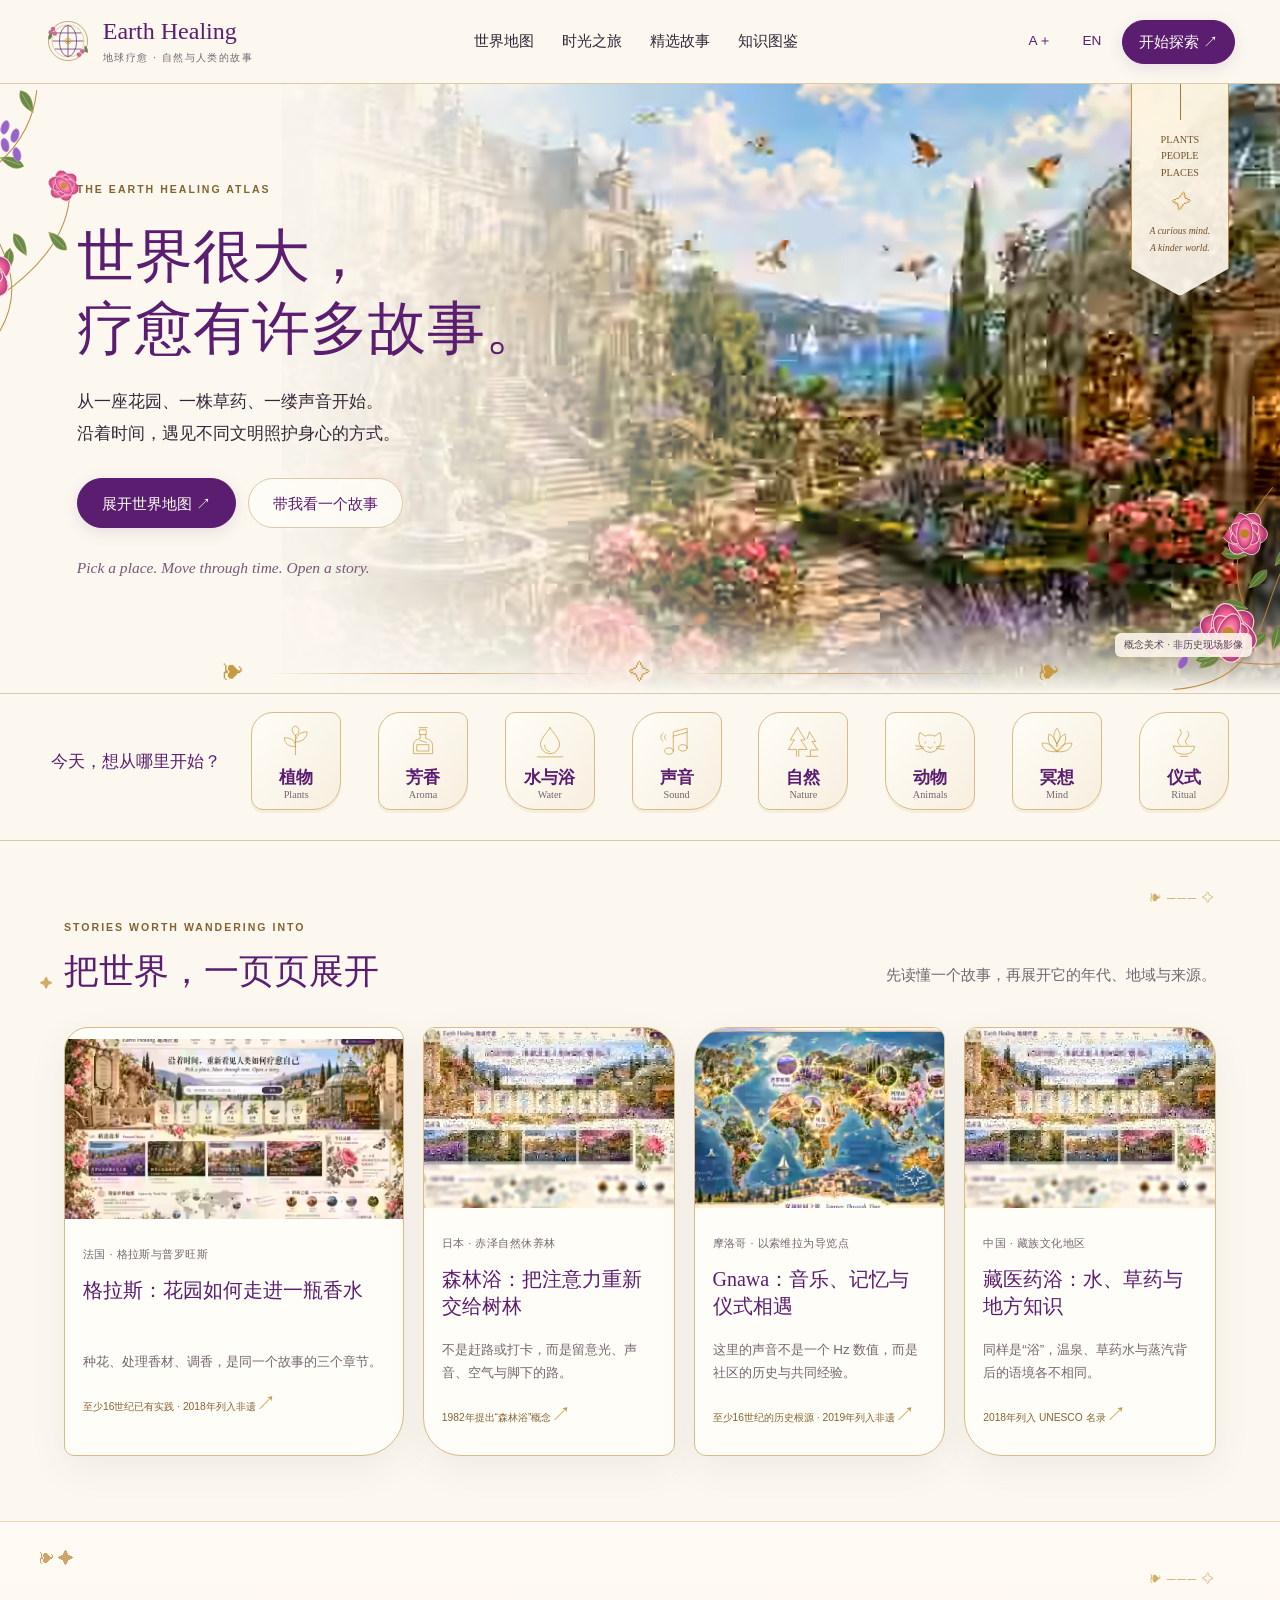
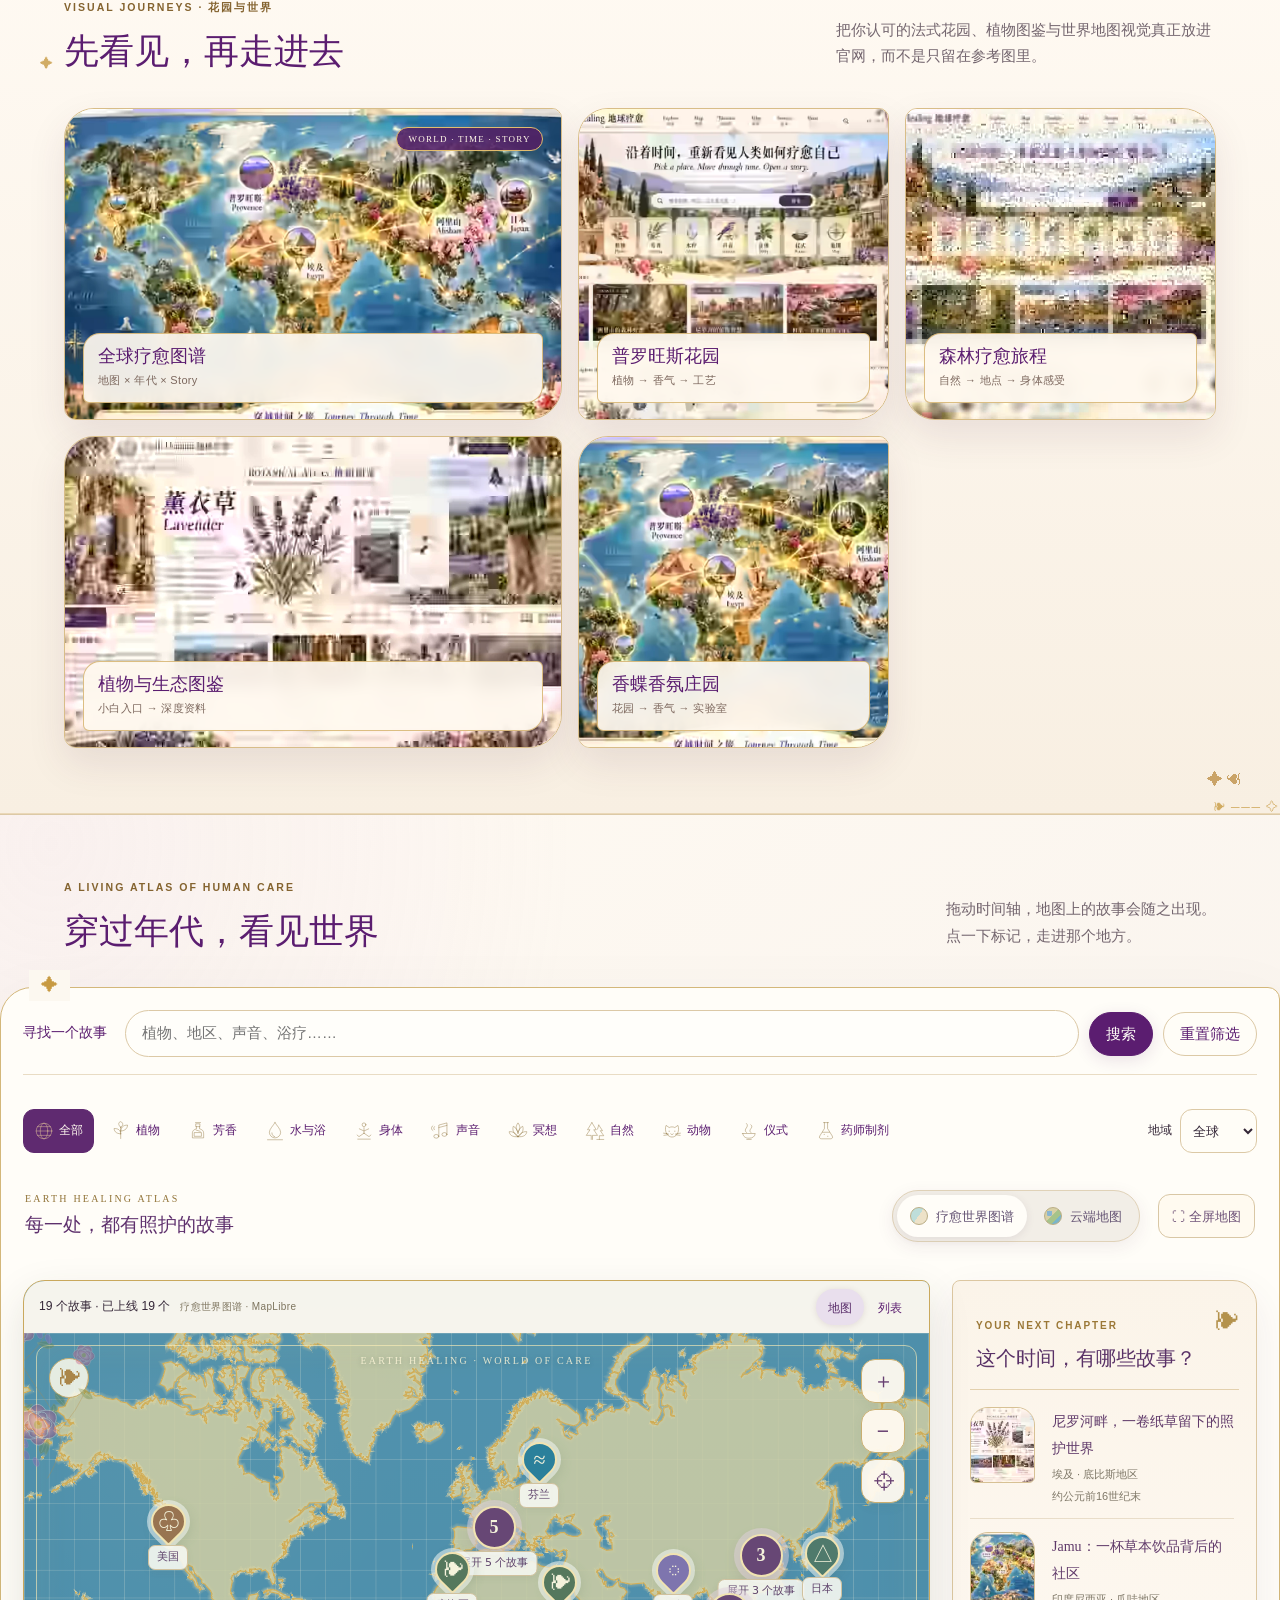
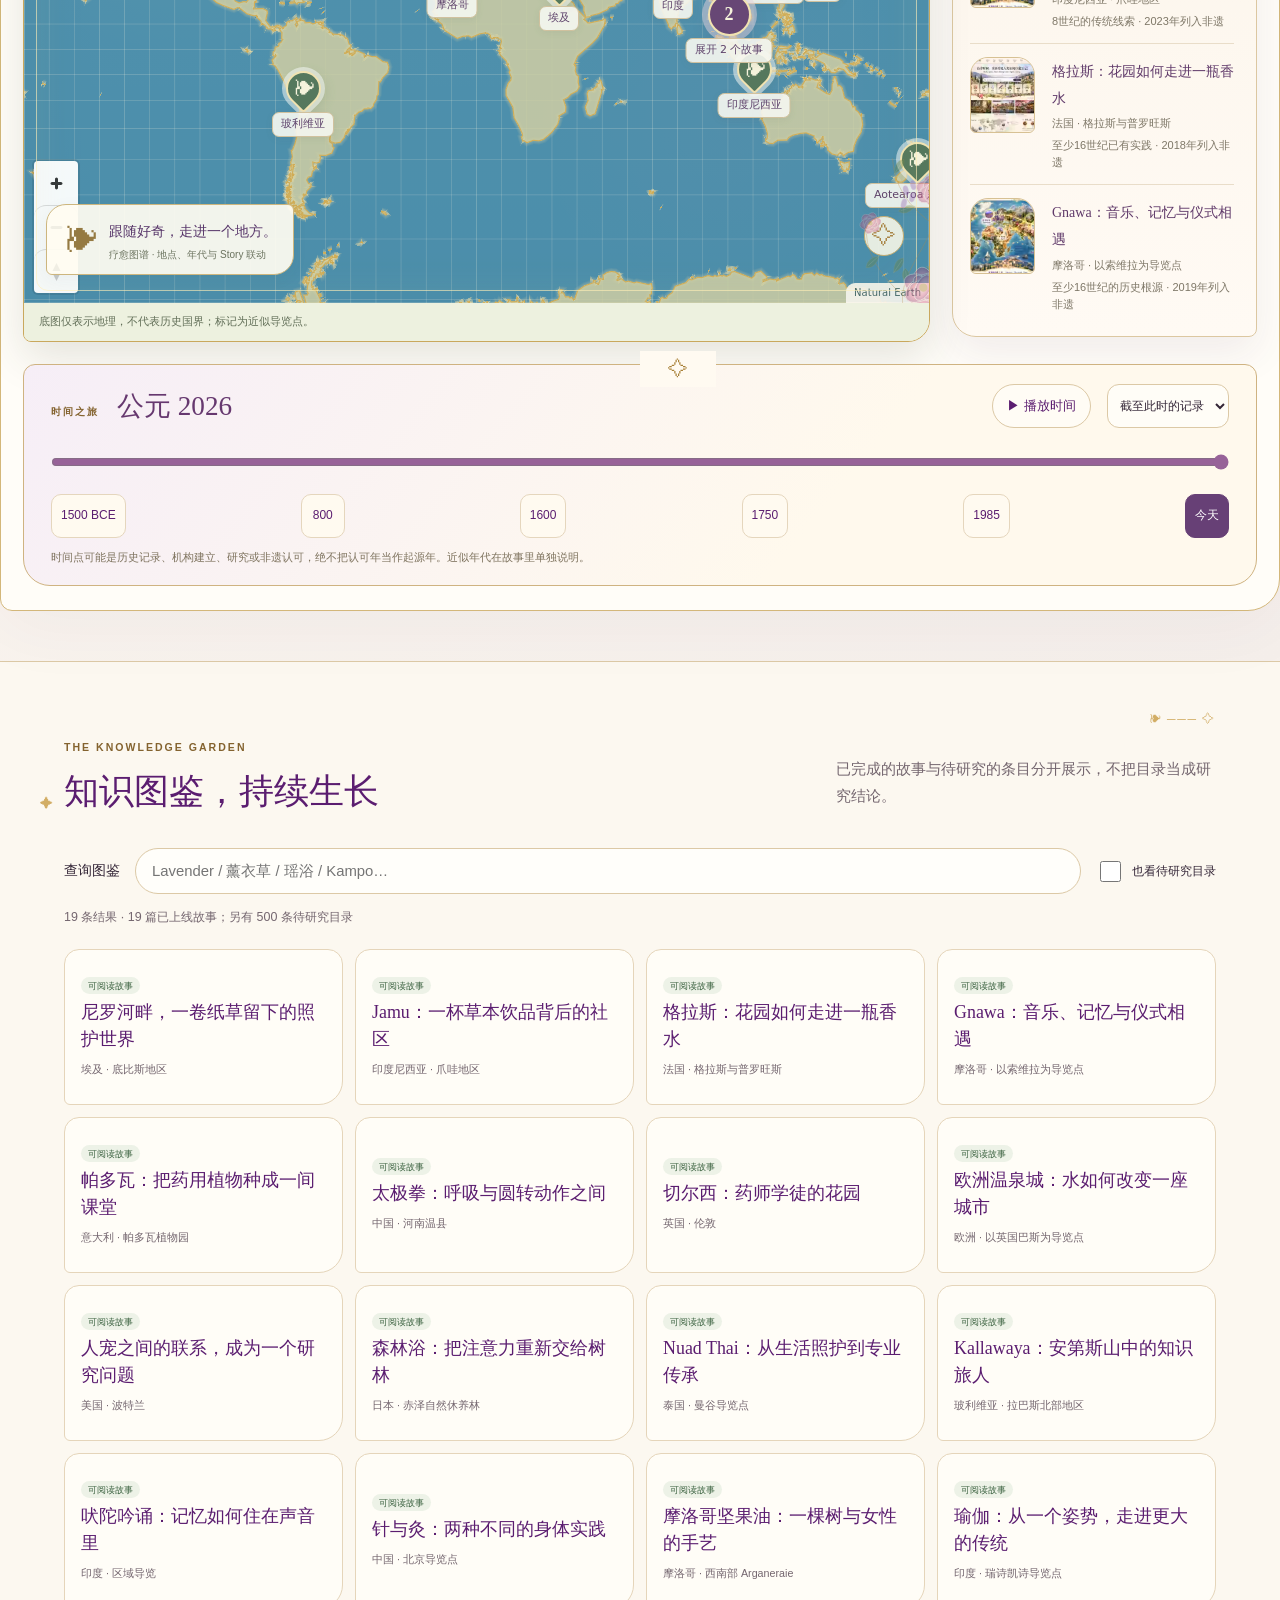
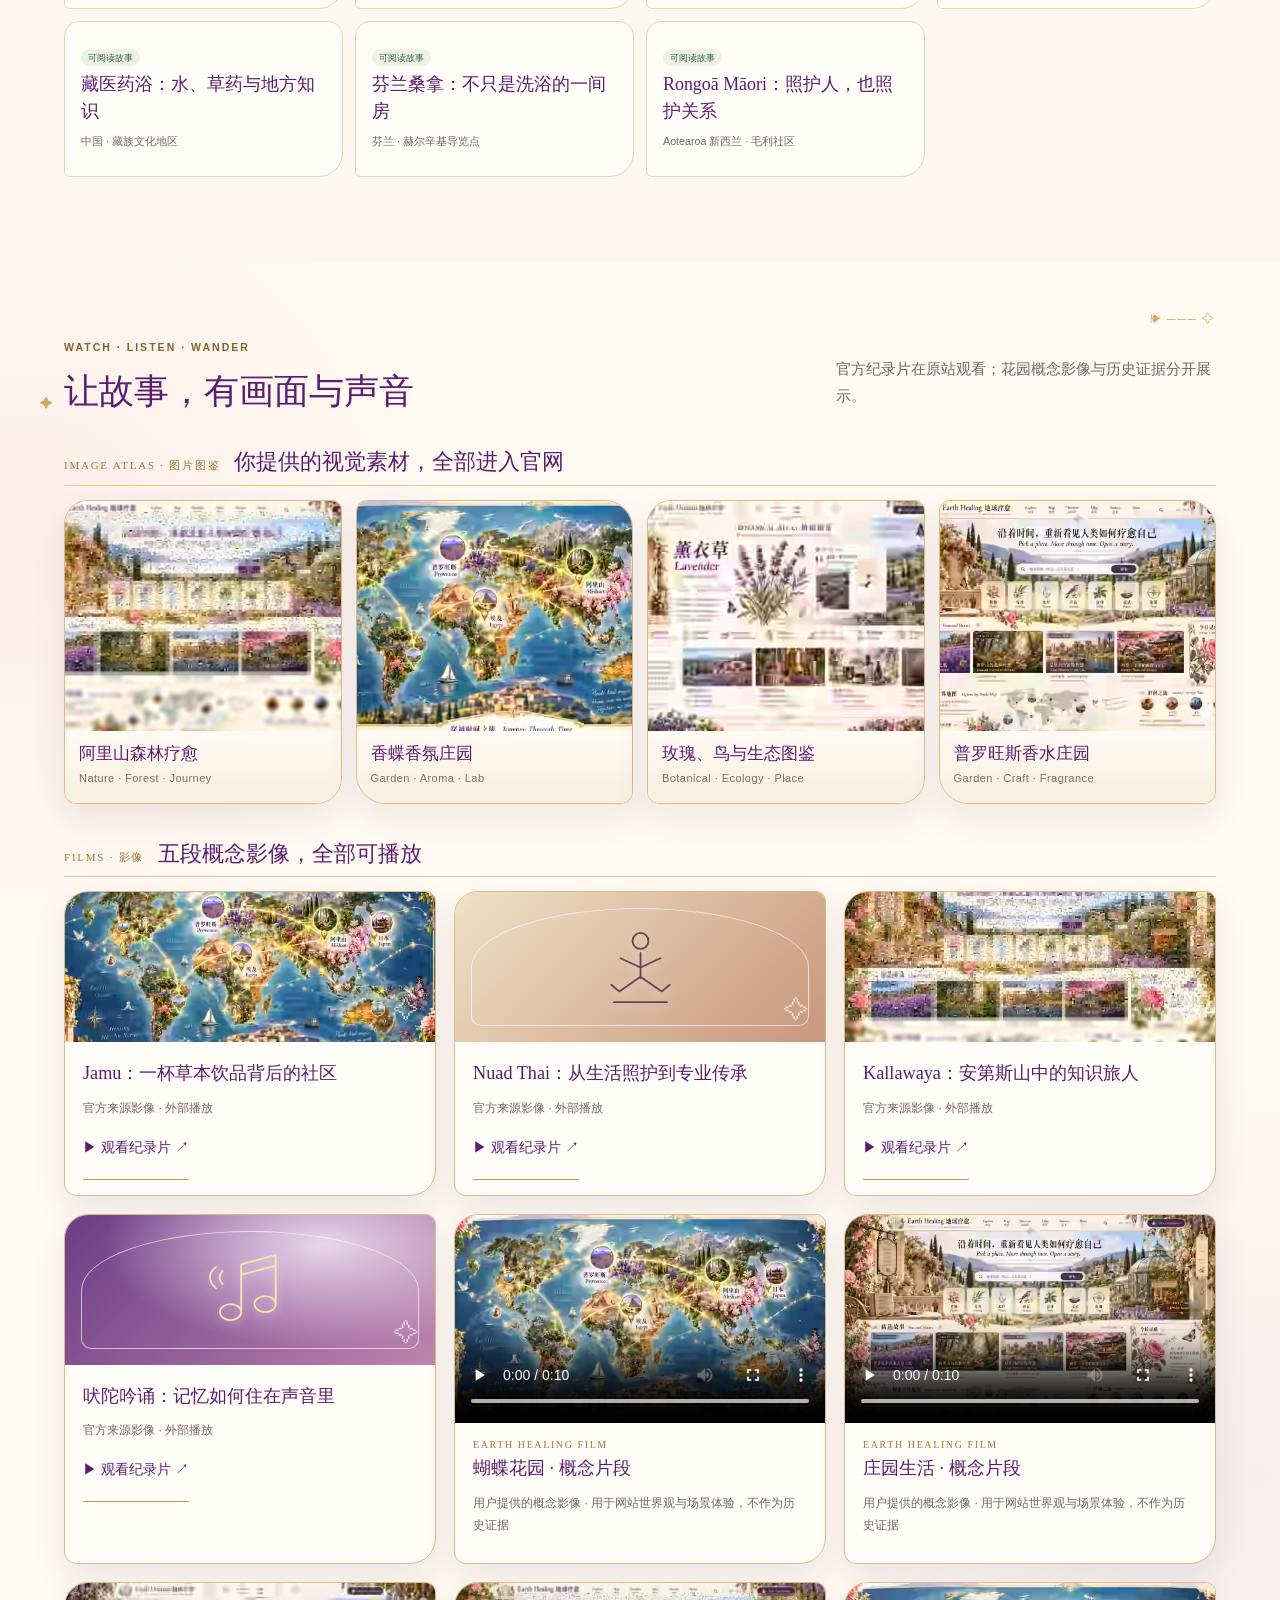
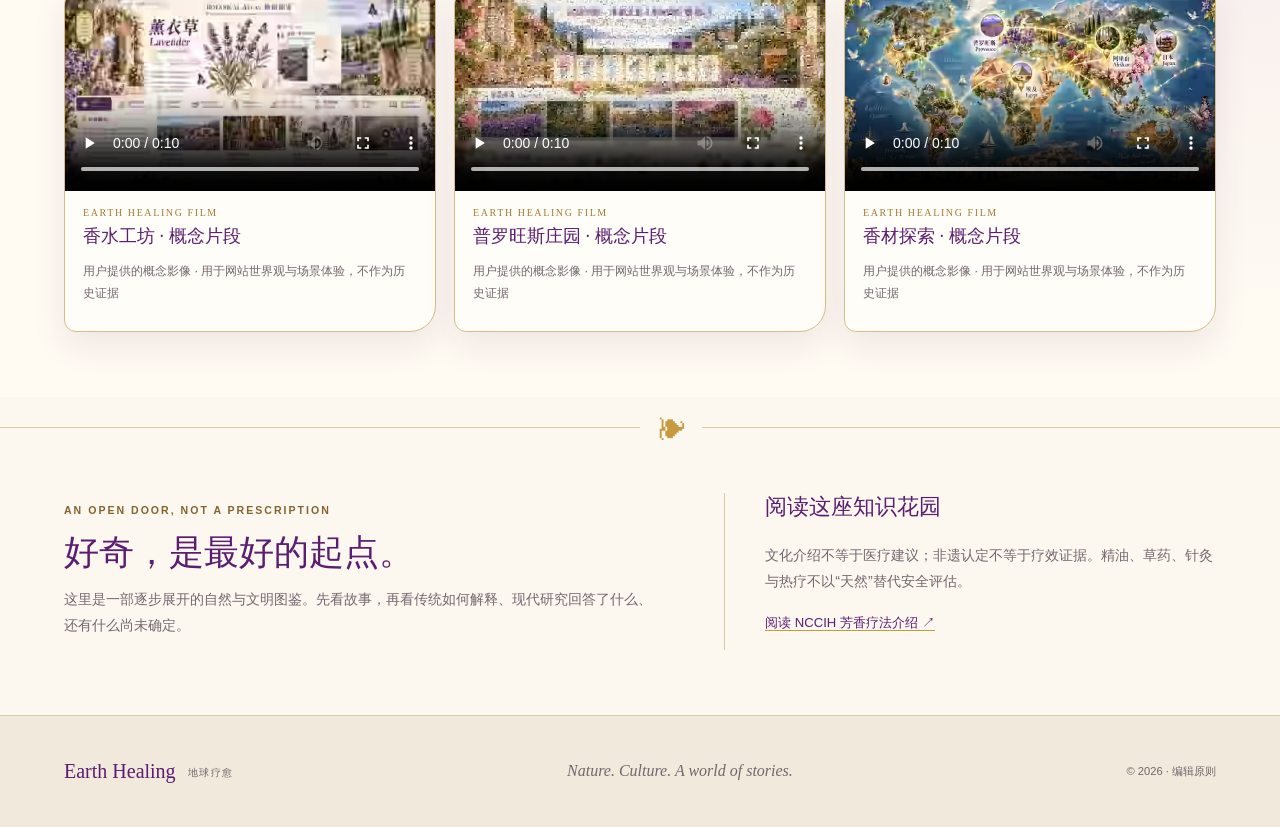
<file: index.html>
<!doctype html>
<html lang="zh-CN">
<head>
<meta charset="utf-8"><meta name="viewport" content="width=device-width,initial-scale=1">
<meta name="theme-color" content="#fcf8f0"><meta name="description" content="地球疗愈：在世界地图与时间轴上，探索植物、芳香、浴疗、声音、动物与人类照护身心的故事。">
<link rel="canonical" href="https://healing.saga1001.com/">
<meta property="og:type" content="website">
<meta property="og:site_name" content="Earth Healing · 地球疗愈">
<meta property="og:title" content="Earth Healing · 地球疗愈">
<meta property="og:description" content="选一个地方，滑过年代，点开一个疗愈故事。植物、芳香、浴疗、声音、自然与全球传统，在一张会随时间变化的地图上相遇。">
<meta property="og:url" content="https://healing.saga1001.com/">
<meta property="og:image" content="https://healing.saga1001.com/assets/garden.jpg">
<meta name="twitter:card" content="summary_large_image">
<meta name="twitter:title" content="Earth Healing · 地球疗愈">
<meta name="twitter:description" content="Pick a place. Move through time. Open a story.">
<meta name="twitter:image" content="https://healing.saga1001.com/assets/garden.jpg">
<title>Earth Healing · 地球疗愈</title>
<link rel="icon" href="./assets/emblem.svg" type="image/svg+xml">
<link rel="stylesheet" href="./site.css">
<script defer src="./vendor/d3.min.js"></script><script defer src="./vendor/topojson-client.min.js"></script><script defer src="./site.js"></script>
<link rel="stylesheet" href="./vendor/maplibre-gl.css">
<link rel="stylesheet" href="./map-experience.css?v=20260921-biblemap1">
<script defer src="./vendor/maplibre-gl.js"></script>
<script defer src="./map-experience.js?v=20260921-biblemap1"></script>
</head>
<body>
<a class="skip" href="#main" data-zh="跳到正文" data-en="Skip to content">跳到正文</a>
<header class="header">
<a class="brand" href="./"><img src="./assets/emblem.svg" alt="" width="46" height="46"><span>Earth Healing<small data-zh="地球疗愈 · 自然与人类的故事" data-en="Nature · People · Stories">地球疗愈 · 自然与人类的故事</small></span></a>
<nav aria-label="Main navigation"><a href="#map" data-zh="世界地图" data-en="World map">世界地图</a><a href="#time" data-zh="时光之旅" data-en="Through time">时光之旅</a><a href="#stories" data-zh="精选故事" data-en="Stories">精选故事</a><a href="#library" data-zh="知识图鉴" data-en="Library">知识图鉴</a></nav>
<div class="header-controls"><button id="fontToggle" aria-pressed="false" aria-label="大字阅读 / Larger text">A＋</button><button id="languageToggle" aria-label="Switch language">EN</button><a class="button compact" href="#map" data-zh="开始探索 ↗" data-en="Explore ↗">开始探索 ↗</a></div>
</header>
<main id="main">
<section class="hero">
<div class="hero-landscape" role="img" aria-label="法式繁花花园概念美术 / French garden concept artwork"></div>
<div class="hero-veil"></div><div class="sprig corner-left" aria-hidden="true"></div><div class="sprig corner-right" aria-hidden="true"></div>
<div class="hero-copy"><p class="eyebrow">THE EARTH HEALING ATLAS</p><h1 data-zh="世界很大，\n疗愈有许多故事。" data-en="A world of places.\nA history of care.">世界很大，<br>疗愈有许多故事。</h1><p class="hero-sub" data-zh="从一座花园、一株草药、一缕声音开始。\n沿着时间，遇见不同文明照护身心的方式。" data-en="Begin with a garden, a plant or a sound.\nFollow the ways people have cared for themselves across time.">从一座花园、一株草药、一缕声音开始。<br>沿着时间，遇见不同文明照护身心的方式。</p>
<div class="hero-buttons"><a class="button" href="#map" data-zh="展开世界地图 ↗" data-en="Open the world map ↗">展开世界地图 ↗</a><button class="secondary" id="surprise" data-zh="带我看一个故事" data-en="Surprise me">带我看一个故事</button></div>
<p class="hero-mantra">Pick a place. Move through time. Open a story.</p>
</div>
<div class="hanging-tag" aria-hidden="true"><span>PLANTS<br>PEOPLE<br>PLACES</span><i>✧</i><em>A curious mind.<br>A kinder world.</em></div>
<div class="hero-caption" data-zh="概念美术 · 非历史现场影像" data-en="Concept artwork · not historical footage">概念美术 · 非历史现场影像</div>
<div class="hero-baseline" aria-hidden="true">❧ <span></span> ✧ <span></span> ❧</div>
</section>
<section class="discovery-strip" aria-label="Explore by theme"><p data-zh="今天，想从哪里开始？" data-en="Where shall we begin?">今天，想从哪里开始？</p><div id="themePortals"></div></section>
<section class="section stories-section" id="stories">
<div class="section-heading"><div><p class="eyebrow">STORIES WORTH WANDERING INTO</p><h2 data-zh="把世界，一页页展开" data-en="The world, one story at a time">把世界，一页页展开</h2></div><p data-zh="先读懂一个故事，再展开它的年代、地域与来源。" data-en="Start with a story. Open its time, place and sources when you are curious.">先读懂一个故事，再展开它的年代、地域与来源。</p></div>
<div id="featuredStories" class="featured-grid"><p class="load-message" data-zh="正在展开故事……" data-en="Opening the stories…">正在展开故事……</p></div>
</section>
<section class="section visual-journeys" id="visualJourneys">
  <div class="section-heading"><div><p class="eyebrow">VISUAL JOURNEYS · 花园与世界</p><h2 data-zh="先看见，再走进去" data-en="See the world, then step inside">先看见，再走进去</h2></div><p data-zh="把你认可的法式花园、植物图鉴与世界地图视觉真正放进官网，而不是只留在参考图里。" data-en="The approved garden, botanical-atlas and world-map visuals now live inside the site, not only in references.">把你认可的法式花园、植物图鉴与世界地图视觉真正放进官网，而不是只留在参考图里。</p></div>
  <div class="visual-journey-grid">
    <a class="visual-panel visual-panel-wide" href="#map"><img src="./assets/reference/images/butterfly_perfume_estate_infographic.webp" alt="Earth Healing perfume estate atlas" loading="lazy"><span><b data-zh="全球疗愈图谱" data-en="Global Healing Atlas">全球疗愈图谱</b><small data-zh="地图 × 年代 × Story" data-en="Map × Time × Story">地图 × 年代 × Story</small></span></a>
    <button class="visual-panel" data-story="grasse"><img src="./assets/reference/images/provence_perfume_estate.webp" alt="Provence perfume estate" loading="lazy"><span><b data-zh="普罗旺斯花园" data-en="Provence Garden">普罗旺斯花园</b><small data-zh="植物 → 香气 → 工艺" data-en="Plant → Scent → Craft">植物 → 香气 → 工艺</small></span></button>
    <button class="visual-panel" data-story="forest"><img src="./assets/reference/images/alishan_healing_adventure.webp" alt="Alishan healing adventure" loading="lazy"><span><b data-zh="森林疗愈旅程" data-en="Forest Healing Journey">森林疗愈旅程</b><small data-zh="自然 → 地点 → 身体感受" data-en="Nature → Place → Experience">自然 → 地点 → 身体感受</small></span></button>
    <button class="visual-panel" data-story="padua"><img src="./assets/reference/images/provence_bird_botanical_atlas.webp" alt="Botanical atlas with bird and rose" loading="lazy"><span><b data-zh="植物与生态图鉴" data-en="Botanical & Ecological Atlas">植物与生态图鉴</b><small data-zh="小白入口 → 深度资料" data-en="Beginner → Deep Dive">小白入口 → 深度资料</small></span></button>
  <a class="visual-panel" href="#films"><img src="./assets/reference/images/butterfly_perfume_estate_infographic.webp" alt="Butterfly perfume estate infographic" loading="lazy"><span><b data-zh="香蝶香氛庄园" data-en="Butterfly Perfume Estate">香蝶香氛庄园</b><small data-zh="花园 → 香气 → 实验室" data-en="Garden → Scent → Lab">花园 → 香气 → 实验室</small></span></a>
</div>
</section>
<section class="atlas-section" id="map">
<div class="section section-heading"><div><p class="eyebrow">A LIVING ATLAS OF HUMAN CARE</p><h2 data-zh="穿过年代，看见世界" data-en="Move through time. See the world.">穿过年代，看见世界</h2></div><p data-zh="拖动时间轴，地图上的故事会随之出现。\n点一下标记，走进那个地方。" data-en="Move the time slider to reveal stories.\nSelect a marker to enter a place.">拖动时间轴，地图上的故事会随之出现。<br>点一下标记，走进那个地方。</p></div>
<div class="explorer-shell">
<form id="explorerSearch" class="explorer-search"><label for="query" data-zh="寻找一个故事" data-en="Find a story">寻找一个故事</label><input id="query" type="search" placeholder="植物、地区、声音、浴疗……" autocomplete="off"><button class="button compact" type="submit" data-zh="搜索" data-en="Search">搜索</button><button type="button" class="secondary compact" id="clearFilters" data-zh="重置筛选" data-en="Reset filters">重置筛选</button></form>
<div class="filter-row"><div id="methodFilters" class="method-filters" role="group" aria-label="Methods"></div><label class="region-label"><span data-zh="地域" data-en="Region">地域</span><select id="regionFilter"><option value="all">全球 / World</option><option value="asia">亚洲 / Asia</option><option value="europe">欧洲 / Europe</option><option value="africa">非洲 / Africa</option><option value="americas">美洲 / Americas</option><option value="oceania">大洋洲 / Oceania</option></select></label></div>
<div class="map-and-stories"><div class="map-frame">
<div class="map-status"><span id="visibleCount" aria-live="polite"></span><span class="map-views"><button id="mapView" class="selected" aria-pressed="true" data-zh="地图" data-en="Map">地图</button><button id="listView" aria-pressed="false" data-zh="列表" data-en="List">列表</button></span></div>
<div id="mapCanvas" class="map-canvas"><svg id="worldSvg" viewBox="0 0 1000 550" role="img" aria-label="世界地图 / World map"></svg><div class="zoom-controls"><button id="zoomIn" aria-label="Zoom in">＋</button><button id="zoomOut" aria-label="Zoom out">−</button><button id="zoomReset" aria-label="Reset map">⌖</button></div><div class="map-compass" aria-hidden="true">N<br>✧</div><p id="mapLoading" class="map-loading" data-zh="正在展开地图……" data-en="Opening the map…">正在展开地图……</p><div id="mapTooltip" class="map-tooltip" hidden></div></div>
<div id="mapList" class="map-list" hidden></div>
<p class="map-footnote" data-zh="底图仅表示地理，不代表历史国界；标记为近似导览点。" data-en="Geographic basemap, not historical borders; markers are approximate navigation points.">底图仅表示地理，不代表历史国界；标记为近似导览点。</p>
</div><aside class="story-rail"><div class="rail-heading"><span class="eyebrow">YOUR NEXT CHAPTER</span><h3 data-zh="这个时间，有哪些故事？" data-en="Stories at this point in time">这个时间，有哪些故事？</h3></div><div id="storyRail"></div></aside></div>
<div class="time-panel" id="time"><div class="time-top"><div><span class="eyebrow" data-zh="时间之旅" data-en="THROUGH TIME">时间之旅</span><strong id="yearLabel">2026</strong></div><button id="playTimeline" class="secondary" aria-pressed="false">▶ <span data-zh="播放时间" data-en="Play timeline">播放时间</span></button><label><span class="sr-only" data-zh="时间显示模式" data-en="Time mode">时间显示模式</span><select id="timeMode"><option value="cumulative" data-zh="截至此时的记录" data-en="Records up to this time">截至此时的记录</option><option value="window" data-zh="只看这一时间段" data-en="Only this time window">只看这一时间段</option></select></label></div>
<label for="yearSlider" class="sr-only" data-zh="选择年代" data-en="Choose a year">选择年代</label><input id="yearSlider" type="range" min="-1600" max="2026" step="1" value="2026">
<div class="year-presets"><button data-year="-1500">1500 BCE</button><button data-year="800">800</button><button data-year="1600">1600</button><button data-year="1750">1750</button><button data-year="1985">1985</button><button data-year="2026" data-zh="今天" data-en="Today">今天</button></div>
<p class="time-explainer" data-zh="时间点可能是历史记录、机构建立、研究或非遗认可，绝不把认可年当作起源年。近似年代在故事里单独说明。" data-en="Anchors distinguish historical records, institutions, research and heritage recognition. Recognition dates are not origin dates; approximate ranges are explained in each story.">时间点可能是历史记录、机构建立、研究或非遗认可，绝不把认可年当作起源年。近似年代在故事里单独说明。</p></div>
</div></section>
<section class="section library-section" id="library"><div class="section-heading"><div><p class="eyebrow">THE KNOWLEDGE GARDEN</p><h2 data-zh="知识图鉴，持续生长" data-en="A knowledge garden, still growing">知识图鉴，持续生长</h2></div><p id="libraryIntro" data-zh="已完成的故事与待研究的条目分开展示，不把目录当成研究结论。" data-en="Published stories and research-index records are separate. A catalogue is not a research conclusion.">已完成的故事与待研究的条目分开展示，不把目录当成研究结论。</p></div>
<div class="library-tools"><label for="librarySearch" data-zh="查询图鉴" data-en="Search the library">查询图鉴</label><input type="search" id="librarySearch" placeholder="Lavender / 薰衣草 / 瑶浴 / Kampo…"><label class="research-toggle"><input id="includeResearch" type="checkbox"><span data-zh="也看待研究目录" data-en="Include research index">也看待研究目录</span></label></div><p id="libraryCount" class="quiet" aria-live="polite"></p><div id="libraryGrid" class="library-grid"></div><button id="moreLibrary" class="secondary" hidden data-zh="再看一些" data-en="Show more">再看一些</button></section>
<section class="section media-section" id="films"><div class="section-heading"><div><p class="eyebrow">WATCH · LISTEN · WANDER</p><h2 data-zh="让故事，有画面与声音" data-en="Give a story sight and sound">让故事，有画面与声音</h2></div><p data-zh="官方纪录片在原站观看；花园概念影像与历史证据分开展示。" data-en="Official films open at their source. Concept imagery is separate from historical evidence.">官方纪录片在原站观看；花园概念影像与历史证据分开展示。</p></div><div class="media-subhead"><span>IMAGE ATLAS · 图片图鉴</span><strong data-zh="你提供的视觉素材，全部进入官网" data-en="All supplied visual references are now part of the site">你提供的视觉素材，全部进入官网</strong></div>
<div id="referenceGallery" class="reference-gallery"></div>
<div class="media-subhead video-subhead"><span>FILMS · 影像</span><strong data-zh="五段概念影像，全部可播放" data-en="All five concept clips are playable">五段概念影像，全部可播放</strong></div>
<div id="filmGrid" class="film-grid"></div></section>
<section class="about section" id="about"><div><span class="eyebrow">AN OPEN DOOR, NOT A PRESCRIPTION</span><h2 data-zh="好奇，是最好的起点。" data-en="Curiosity is a beautiful beginning.">好奇，是最好的起点。</h2><p data-zh="这里是一部逐步展开的自然与文明图鉴。先看故事，再看传统如何解释、现代研究回答了什么、还有什么尚未确定。" data-en="This is an unfolding atlas of nature and culture. Begin with stories, then distinguish traditional explanations, research findings and questions that remain open.">这里是一部逐步展开的自然与文明图鉴。先看故事，再看传统如何解释、现代研究回答了什么、还有什么尚未确定。</p></div><div class="editorial"><h3 data-zh="阅读这座知识花园" data-en="Reading this knowledge garden">阅读这座知识花园</h3><p data-zh="文化介绍不等于医疗建议；非遗认定不等于疗效证据。精油、草药、针灸与热疗不以“天然”替代安全评估。" data-en="Cultural introductions are not medical advice, and heritage recognition is not evidence of efficacy. Natural materials and procedures still need safety assessment.">文化介绍不等于医疗建议；非遗认定不等于疗效证据。精油、草药、针灸与热疗不以“天然”替代安全评估。</p><a href="https://www.nccih.nih.gov/health/aromatherapy" target="_blank" rel="noopener noreferrer" data-zh="阅读 NCCIH 芳香疗法介绍 ↗" data-en="Read NCCIH on aromatherapy ↗">阅读 NCCIH 芳香疗法介绍 ↗</a></div></section>
</main>
<footer><a class="brand" href="./">Earth Healing <small>地球疗愈</small></a><p>Nature. Culture. A world of stories.</p><span>© 2026 · <a href="#about" data-zh="编辑原则" data-en="Editorial principles">编辑原则</a></span></footer>
<dialog id="storyDialog" aria-labelledby="dialogTitle"><button id="closeDialog" class="close-dialog" aria-label="关闭 / Close">×</button><div id="storyContent"></div></dialog>
<div id="toast" role="status" hidden></div>
<noscript><p style="padding:2rem">请启用 JavaScript 使用地图；故事资料可在 <a href="./data/stories.json">双语内容文件</a> 中阅读。 Enable JavaScript for the map, or open the <a href="./data/stories.json">bilingual story data</a>.</p></noscript>
</body></html>
</file>
<file: site.css>
:root{--paper:#fcf8f0;--card:#fffdf7;--ink:#342637;--purple:#5b1d70;--violet:#9258b4;--rose:#e05f8a;--gold:#c79a42;--green:#557b4d;--blue:#328da6;--line:#dcc9a6;--quiet:#74666f;--scale:1;--shadow:0 12px 38px #49313f12;font-size:calc(16px * var(--scale));color-scheme:light}*{box-sizing:border-box}html{scroll-behavior:smooth;scroll-padding-top:105px}body{margin:0;background:var(--paper);color:var(--ink);font:1.08rem/1.8 -apple-system,BlinkMacSystemFont,"Segoe UI","PingFang SC","Microsoft YaHei",sans-serif}body.dialog-open{overflow:hidden}h1,h2,h3,h4,.brand{font-family:Georgia,"Songti SC","Noto Serif CJK SC",serif;font-weight:500}h1,h2,h3{line-height:1.35;color:var(--purple)}h2{font-size:clamp(1.8rem,2.7vw,2.9rem);margin:.35rem 0}h3{font-size:1.35rem}p{margin:.7rem 0}a{color:inherit;text-decoration:none}button,input,select{font:inherit}button,a,input,select{touch-action:manipulation}button{cursor:pointer}button:disabled{cursor:wait;opacity:.55}button:focus-visible,a:focus-visible,input:focus-visible,select:focus-visible,[tabindex]:focus-visible{outline:3px solid var(--violet);outline-offset:4px}button{border:1px solid var(--line);color:var(--purple);background:var(--card);min-width:44px;min-height:44px;border-radius:12px}button:hover{border-color:var(--purple)}img,video{display:block;max-width:100%}[hidden]{display:none!important}.sr-only{position:absolute;width:1px;height:1px;overflow:hidden;clip:rect(0,0,0,0)}.skip{position:fixed;top:-100px;left:20px;z-index:999;background:white;padding:15px}.skip:focus{top:0}.header{position:sticky;top:0;z-index:50;display:flex;align-items:center;justify-content:space-between;gap:24px;min-height:84px;padding:10px 3.5%;background:#fcf8f0f2;backdrop-filter:blur(20px);border-bottom:1px solid var(--line)}.brand{display:flex;align-items:center;gap:12px;font-size:1.5rem;color:var(--purple);white-space:nowrap;line-height:1.25}.brand small{display:block;font:.65rem/1.6 -apple-system,"PingFang SC",sans-serif;letter-spacing:.14em;color:var(--quiet);margin-top:4px}.header nav{display:flex;gap:28px;font-size:.91rem}.header nav a{padding:8px 0;border-bottom:1px solid transparent}.header nav a:hover{color:var(--purple);border-color:var(--gold)}.header-controls{display:flex;gap:8px;align-items:center}.header-controls button{font-size:.85rem;border-color:transparent;background:none}.button,.secondary{display:inline-flex;align-items:center;justify-content:center;min-height:50px;padding:10px 24px;border:1px solid var(--purple);border-radius:99px;font-size:.94rem;transition:background .2s,transform .2s}.button{background:var(--purple);color:#fffdf7;box-shadow:0 4px 16px #57236620}.button:hover{background:#74377e;transform:translateY(-1px)}.secondary{background:#fffdf7db;border-color:var(--line);color:var(--purple)}.secondary:hover{background:#f2e8f4}.compact{padding:6px 16px;min-height:44px}.eyebrow{font-size:.66rem;letter-spacing:.19em;font-weight:650;color:#84632f}.hero{position:relative;min-height:610px;isolation:isolate;overflow:hidden;border-bottom:1px solid var(--line)}.hero-landscape{position:absolute;inset:0 0 0 22%;background-image:linear-gradient(90deg,rgba(252,248,240,.02),rgba(252,248,240,0)),url('./assets/garden@2x.jpg');background-position:center;background-size:cover;background-repeat:no-repeat;z-index:-3;filter:saturate(1.3) contrast(1.035)}.hero-veil{position:absolute;inset:0;background:linear-gradient(90deg,#fcf8f0 0%,#fcf8f0f8 25%,#fcf8f0c4 40%,#fcf8f014 62%,transparent 85%),linear-gradient(0deg,#fcf8f0 0%,transparent 16%);z-index:-2}.hero-copy{position:relative;padding:85px 0 75px 6%;max-width:750px;z-index:2}.hero-copy h1{font-size:clamp(2.7rem,4.5vw,4.7rem);line-height:1.24;letter-spacing:.005em;margin:22px 0;white-space:pre-line}.hero-copy .hero-sub{max-width:520px;font-size:1.06rem;white-space:pre-line;line-height:1.9}.hero-buttons{display:flex;gap:12px;flex-wrap:wrap;margin:28px 0}.hero-mantra{font:italic .97rem/1.6 Georgia,serif;color:#765877}.hero-caption{position:absolute;right:28px;bottom:36px;background:#fffaf0db;padding:3px 9px;font-size:.64rem;border-radius:6px;color:#544351}.hanging-tag{position:absolute;right:4%;top:0;width:98px;height:212px;background:linear-gradient(#fff5ddf2,#fffaf1e8);border:1px solid #c69b55;border-top:0;padding:48px 8px 14px;text-align:center;clip-path:polygon(0 0,100% 0,100% 87%,50% 100%,0 87%);filter:drop-shadow(0 5px 8px #45284a18);font: .64rem/1.6 Georgia,serif;color:#75512b}.hanging-tag:before{content:'';width:1px;height:36px;background:#a17a37;position:absolute;top:0;left:50%}.hanging-tag i{display:block;font-size:20px;color:var(--gold);margin:5px 0}.hanging-tag em{font-size:.6rem}.sprig{position:absolute;width:210px;height:260px;background:url('./assets/botanical.svg') center/contain no-repeat;pointer-events:none;opacity:.8}.corner-left{left:-100px;top:3px;transform:rotate(-13deg);z-index:2}.corner-right{right:-110px;bottom:-45px;transform:rotate(32deg)}.hero-baseline{position:absolute;bottom:0;left:0;right:0;display:flex;gap:20px;justify-content:center;align-items:center;color:var(--gold);font-size:22px}.hero-baseline span{width:27%;height:1px;background:linear-gradient(90deg,transparent,#c9a469,transparent)}.section{max-width:1440px;padding:65px 5%;margin:auto}.section-heading{display:flex;justify-content:space-between;gap:40px;align-items:end;margin-bottom:27px}.section-heading>p{max-width:380px;font-size:.92rem;color:var(--quiet);white-space:pre-line}.discovery-strip{max-width:1330px;margin:0 auto;padding:18px 4% 30px;display:flex;gap:30px;align-items:center;border-bottom:1px solid var(--line)}.discovery-strip>p{font:1.05rem Georgia,"Songti SC",serif;color:var(--purple);white-space:nowrap}.discovery-strip>div{display:flex;gap:12px;justify-content:space-between;width:100%;flex-wrap:wrap}.portal{border:1px solid var(--line);border-radius:22px 10px 28px 12px;background:linear-gradient(125deg,#fffdf7,#f7efdf);padding:12px 12px 9px;min-width:90px;display:flex;align-items:center;flex-direction:column;line-height:1.35;box-shadow:0 3px 0 #d9c39936}.portal .icon{width:34px;height:34px;margin-bottom:7px}.portal small{font:.64rem Georgia,serif;color:var(--quiet)}.portal:hover{background:#f5e8f2;transform:translateY(-3px)}.icon{display:inline-block;width:30px;height:30px;color:var(--gold);vertical-align:middle}.icon svg{width:100%;height:100%;stroke:currentColor;stroke-width:1.35;fill:none;stroke-linecap:round;stroke-linejoin:round}.featured-grid{display:grid;grid-template-columns:1.35fr 1fr 1fr 1fr;gap:19px}.story-card{border:1px solid var(--line);background:var(--card);border-radius:24px 12px 42px 10px;overflow:hidden;box-shadow:var(--shadow);text-align:left;padding:0;min-width:0;transition:transform .2s}.story-card:hover{transform:translateY(-5px)}.story-card .card-copy{padding:18px 18px 23px;display:block}.story-card h3{font-size:1.25rem;margin:9px 0;min-height:3.1em}.story-card p{font-size:.84rem;color:var(--quiet);line-height:1.7}.card-date{font-size:.64rem;color:#84632f}.story-card .card-place{font-size:.7rem;letter-spacing:.04em;color:var(--quiet)}.card-arrow{display:inline-block;color:var(--gold);font-size:20px}.art{height:180px;position:relative;display:flex;justify-content:center;align-items:center;overflow:hidden;background:radial-gradient(ellipse at 65% 25%,#ffefd5,transparent 60%),linear-gradient(135deg,#dfebe0,#afc6a5);isolation:isolate}.art:before{content:'';position:absolute;inset:16px;border:1px solid #ffffffa1;border-radius:50% 50% 10px 10px}.art:after{content:'✧';position:absolute;right:16px;bottom:9px;color:#ffffffbd;font-size:25px}.art .icon{width:85px;height:85px;color:#557749;filter:drop-shadow(0 3px 5px #ffffff80)}.art[data-art='garden']{background:url('./assets/garden.avif') center/cover}.art[data-art='garden'] .icon{display:none}.art[data-art='sound']{background:radial-gradient(ellipse at 70% 20%,#ead5ed,transparent 60%),linear-gradient(135deg,#6d3d86,#bd84af)}.art[data-art='sound'] .icon{color:#ffe2a8}.art[data-art='water']{background:radial-gradient(ellipse at 80% 20%,#f8fff7,transparent 60%),linear-gradient(135deg,#98d0da,#4e9cb8)}.art[data-art='water'] .icon{color:#fbf0c7}.art[data-art='body']{background:linear-gradient(135deg,#f0e1c6,#c8967b)}.art[data-art='body'] .icon{color:#684057}.art[data-art='animal']{background:linear-gradient(130deg,#f8e9dc,#eab7b4)}.art[data-art='animal'] .icon{color:#845666}.art[data-art='nature']{background:radial-gradient(ellipse at 80% 0%,#d7e6b2,transparent 60%),linear-gradient(145deg,#446456,#97b08c)}.art[data-art='nature'] .icon{color:#fff0c5}.art-label{position:absolute;left:17px;bottom:10px;font-size:.61rem;letter-spacing:.12em;color:#ffffff;mix-blend-mode:normal;background:#34263780;border-radius:5px;padding:2px 6px}.atlas-section{background:linear-gradient(150deg,#f1e8f2 0%,#f9f1e2 30%,#eaf1ed 100%);padding-bottom:50px;border-top:1px solid var(--line);border-bottom:1px solid var(--line)}.atlas-section>.section-heading{padding-bottom:0;padding-top:52px}.explorer-shell{max-width:1390px;margin:0 auto;background:#fffdf7;border:1px solid #d9c7a5;border-radius:34px 8px 28px 8px;box-shadow:0 18px 45px #5639560c;padding:20px}.explorer-search{display:flex;align-items:center;gap:10px;margin:0 0 18px}.explorer-search label{font-size:.86rem;color:var(--purple);padding-right:8px;white-space:nowrap}input[type=search]{width:100%;min-width:100px;border:1px solid var(--line);padding:9px 16px;border-radius:99px;min-height:46px;background:#fffefa;color:var(--ink);font-size:.93rem}.filter-row{display:flex;gap:15px;align-items:center;justify-content:space-between;margin-bottom:18px}.method-filters{display:flex;flex-wrap:wrap;gap:6px}.filter{display:flex;align-items:center;gap:5px;border:1px solid transparent;border-radius:99px;padding:5px 10px;font-size:.75rem;background:transparent}.filter .icon{width:20px;height:20px;color:inherit}.filter.active{color:white;background:var(--purple)}.filter:not(.active):hover{background:#f1e7f4}.region-label{display:flex;gap:8px;align-items:center;font-size:.75rem;white-space:nowrap}select{border:1px solid var(--line);background:var(--card);color:var(--ink);border-radius:12px;padding:8px;min-height:44px;font-size:.83rem;max-width:100%}.map-and-stories{display:grid;grid-template-columns:minmax(0,1fr) 320px;gap:18px}.map-frame{min-width:0;background:#e3f0ec;border:1px solid #bcd1c8;border-radius:14px;overflow:hidden;position:relative}.map-status{display:flex;align-items:center;justify-content:space-between;gap:10px;padding:8px 14px;background:#ffffffb8;font-size:.76rem}.map-views{display:flex;gap:2px}.map-views button{font-size:.73rem;min-height:36px;border:none;padding:4px 12px;background:transparent;border-radius:99px}.map-views button.selected{background:#fffaf0;box-shadow:0 1px 6px #55334420}.map-canvas{height:505px;position:relative;background:radial-gradient(ellipse at 55% 40%,#ecf8ef,#aed4d7 85%);overflow:hidden}.map-canvas>svg{width:100%;height:100%;display:block;touch-action:none;cursor:grab}.map-canvas>svg:active{cursor:grabbing}.sphere{fill:#bddcda;stroke:#fff9ee;stroke-width:1.4}.graticule{fill:none;stroke:#e9f4ef;stroke-width:.7;opacity:.8}.land{fill:#ebdfbe;stroke:#aebf9e;stroke-width:.65}.land-shade{fill:#d4d3a8}.pin{cursor:pointer;outline:none}.pin .pin-halo{fill:#77418b18;stroke:none}.pin .pin-circle{fill:var(--purple);stroke:#fffbe8;stroke-width:2}.pin.selected .pin-circle{fill:#a864a9;stroke:#e8b656;stroke-width:3}.pin.selected .pin-halo{fill:#af629539}.pin:hover .pin-circle,.pin:focus .pin-circle{fill:#b95988}.pin text{font-family:Georgia,serif;font-size:10px;fill:#fff9ea;text-anchor:middle;dominant-baseline:central;pointer-events:none}.map-tooltip{position:absolute;pointer-events:none;z-index:4;background:#fffdf7f5;box-shadow:var(--shadow);border:1px solid var(--line);padding:6px 12px;max-width:250px;font-size:.75rem;border-radius:9px;line-height:1.5}.zoom-controls{position:absolute;right:15px;top:16px;display:flex;flex-direction:column;gap:5px}.zoom-controls button{width:44px;height:44px;font-size:21px;background:#fffdf7eb;border-color:#c7cbae}.map-compass{position:absolute;left:20px;bottom:10px;font:.7rem/1.2 Georgia,serif;color:#516e69;text-align:center}.map-compass:first-line{font-size:.65rem}.map-footnote{margin:0;padding:9px 15px;font-size:.68rem;color:#49645e;background:#eff6ed}.map-loading{position:absolute;inset:45% 0 auto;text-align:center;background:#fffdf7e6;padding:9px;font-size:.85rem}.map-list{height:505px;overflow:auto;padding:18px;background:#fcf8f0}.list-item{width:100%;border:0;border-bottom:1px solid var(--line);border-radius:0;background:transparent;text-align:left;padding:12px}.list-item strong{display:block;font-size:.93rem}.list-item small{color:var(--quiet)}.story-rail{display:flex;flex-direction:column;min-width:0;height:590px}.rail-heading{padding:10px 6px 15px;border-bottom:1px solid var(--line)}.rail-heading h3{font-size:1.18rem;margin:4px 0}.rail-heading .eyebrow{font-size:.59rem}#storyRail{overflow:auto;padding-right:5px;scrollbar-width:thin}.rail-card{width:100%;text-align:left;display:grid;grid-template-columns:70px 1fr;gap:12px;border:none;border-bottom:1px solid #e8dcc7;padding:16px 5px;border-radius:0;background:transparent;line-height:1.55}.rail-card:hover,.rail-card.current{background:#f5eef5}.rail-card .art{height:82px;border-radius:40px 40px 8px 8px}.rail-card .art .icon{width:38px;height:38px}.rail-card .art:before{inset:7px}.rail-card .art:after{display:none}.rail-card strong{font:1rem/1.5 Georgia,"Songti SC",serif;color:var(--purple)}.rail-card small{display:block;color:var(--quiet);font-size:.66rem;margin-top:5px}.empty-state{padding:30px 15px;color:var(--quiet);font-size:.89rem}.empty-state strong{display:block;color:var(--purple);font-size:1.1rem;margin-bottom:6px}.time-panel{margin:24px 0 2px;position:relative;border:1px solid var(--line);border-radius:35px 35px 14px 14px;padding:18px 25px 12px;background:linear-gradient(100deg,#fff9ed,#f4ecf7,#fff9ed)}.time-panel:before{content:'✧';position:absolute;top:-22px;left:calc(50% - 22px);font-size:28px;color:var(--gold);width:44px;text-align:center;background:var(--card)}.time-top{display:flex;align-items:center;gap:16px}.time-top>div{display:flex;align-items:baseline;gap:18px;margin-right:auto;flex-wrap:wrap}.time-top .eyebrow{font-size:.65rem}.time-top strong{font:1.7rem Georgia,"Songti SC",serif;color:var(--purple)}.time-top select{font-size:.74rem}.time-top button{font-size:.81rem;min-height:44px;padding:6px 14px}.time-panel input[type=range]{width:100%;height:44px;margin:12px 0 0;accent-color:var(--purple);cursor:pointer}.year-presets{display:flex;justify-content:space-between;gap:8px}.year-presets button{border:0;background:transparent;font-size:.75rem;padding:5px 9px}.year-presets button.active{background:var(--purple);color:var(--paper);border-radius:99px}.time-explainer{font-size:.7rem;color:var(--quiet);margin:10px 0 3px}.library-tools{display:flex;align-items:center;gap:15px;margin:25px 0 12px}.library-tools>label:first-child{white-space:nowrap;font-size:.9rem}.research-toggle{display:flex;align-items:center;gap:8px;white-space:nowrap;font-size:.78rem}.research-toggle input{width:21px;height:21px;accent-color:var(--purple)}.quiet{color:var(--quiet);font-size:.78rem}.library-grid{display:grid;grid-template-columns:repeat(4,1fr);gap:12px;margin:20px 0}.library-item{padding:18px 16px;text-align:left;border:1px solid #e5d5ba;background:var(--card);border-radius:15px 15px 24px 6px;min-height:155px}.library-item strong{display:block;font:1.12rem/1.5 Georgia,"Songti SC",serif}.library-item small{display:block;color:var(--quiet);font-size:.67rem;line-height:1.6;margin:8px 0}.status-badge{font-size:.59rem;padding:3px 7px;border-radius:99px;background:#edf2e7;color:#3a613f}.status-badge.pending{background:#f3e9d9;color:#7b5b2b}.film-grid{display:grid;grid-template-columns:repeat(3,1fr);gap:18px}.film-card{border:1px solid var(--line);border-radius:18px;overflow:hidden;background:var(--card)}.film-card .film-copy{padding:15px 18px}.film-card h3{font-size:1.14rem;margin:4px 0}.film-card p{font-size:.78rem;color:var(--quiet)}.film-card a{display:inline-block;border-bottom:1px solid var(--gold);font-size:.85rem;color:var(--purple);min-height:44px}.film-card .art{height:150px}.film-card video{width:100%;aspect-ratio:16/9;background:#302b30;object-fit:contain}.about{display:grid;grid-template-columns:1.2fr 1fr;gap:70px;position:relative;border-top:1px solid var(--line);margin-top:30px}.about:before{content:'❧';position:absolute;top:-25px;left:50%;font-size:30px;color:var(--gold);padding:0 16px;background:var(--paper)}.about p{font-size:.9rem;color:var(--quiet)}.editorial{border-left:1px solid var(--line);padding-left:40px}.editorial h3{margin-top:0}.editorial a{color:var(--purple);border-bottom:1px solid var(--gold);font-size:.82rem}footer{display:flex;align-items:center;justify-content:space-between;gap:20px;padding:35px 5%;border-top:1px solid var(--line);font-size:.7rem;color:var(--quiet);background:#f1e9db}footer .brand{font-size:1.25rem}footer>p{font:italic 1rem Georgia,serif}.load-message{padding:25px;color:var(--quiet)}dialog{width:min(880px,95vw);max-height:90vh;padding:0;border:1px solid var(--line);background:var(--card);color:var(--ink);border-radius:28px 8px 28px 8px;box-shadow:0 25px 90px #2a193448}dialog::backdrop{background:#24172c9c;backdrop-filter:blur(5px)}.close-dialog{position:sticky;top:12px;margin:12px 12px -56px auto;z-index:5;display:block;border-radius:50%;font-size:25px;box-shadow:var(--shadow);width:44px;height:44px}.story-content .art{height:195px}.story-content .art .icon{width:80px;height:80px}.story-content .art[data-art=garden]{height:265px}.story-text{padding:26px 45px 40px}.story-text h2{font-size:2.25rem;margin:12px 0}.story-text .hook{font:italic 1.2rem/1.7 Georgia,"Songti SC",serif;color:#865186}.story-text .meta{font-size:.75rem;color:#8b6934}.story-text p{font-size:1rem;line-height:1.95}.story-tools{display:flex;gap:9px;flex-wrap:wrap;margin:20px 0}.story-tools button,.story-tools a{font-size:.8rem;padding:7px 14px}.story-text details{border-top:1px solid var(--line);margin-top:16px;padding-top:12px}.story-text summary{cursor:pointer;min-height:44px;color:var(--purple);font-size:.92rem;line-height:1.8;padding:6px 0}.story-text details p{font-size:.83rem;line-height:1.9;color:var(--quiet)}.source-list{list-style:none;margin:5px 0;padding:0}.source-list li{margin:10px 0;font-size:.83rem;overflow-wrap:anywhere}.source-list a{border-bottom:1px solid var(--line);color:var(--purple);display:inline-block;min-height:40px}.caption{font-size:.69rem;color:var(--quiet);padding:0 14px}#toast{position:fixed;bottom:30px;left:50%;transform:translateX(-50%);z-index:100;background:var(--purple);color:white;border:1px solid #b68fbd;border-radius:16px;padding:12px 22px;font-size:.8rem;box-shadow:var(--shadow)}
@media(min-width:1700px){.hero{min-height:680px}.hero-copy{padding-top:110px}.explorer-shell{max-width:1450px}}
@media(max-width:1200px){.header nav{gap:15px;font-size:.78rem}.brand{font-size:1.25rem}.brand small{font-size:.57rem}.header .compact{display:none}.hero-copy{max-width:630px}.hero-copy h1{font-size:3.8rem}.discovery-strip{display:block;text-align:center}.discovery-strip>div{justify-content:center}.featured-grid{grid-template-columns:repeat(2,1fr)}.map-and-stories{grid-template-columns:minmax(0,1fr) 280px}.explorer-shell{margin:0 18px}.filter-row{align-items:flex-start}.method-filters{max-width:80%}.library-grid{grid-template-columns:repeat(3,1fr)}.map-canvas{height:455px}.story-rail{height:540px}}
@media(max-width:900px){.header{flex-wrap:wrap;gap:5px 12px;padding:8px 4%}.header nav{order:3;width:100%;justify-content:space-around;gap:5px;padding-top:5px;font-size:.8rem}.hero-copy{padding:55px 5% 70px;max-width:590px}.hero-copy h1{font-size:3.3rem}.hero-veil{background:linear-gradient(90deg,#fcf8f0fa,#fcf8f0c9 55%,#fcf8f02b),linear-gradient(0deg,#fcf8f0,transparent 30%)}.hero-landscape{inset:0}.hanging-tag{right:3%;opacity:.8}.hero-copy .hero-sub{max-width:420px}.section-heading{display:block}.section-heading>p{max-width:600px}.map-and-stories{grid-template-columns:1fr}.story-rail{height:auto;max-height:330px}.story-rail #storyRail{display:grid;grid-template-columns:repeat(2,1fr);gap:0 16px}.map-canvas{height:420px}.filter-row{display:block}.method-filters{max-width:100%;margin-bottom:12px}.region-label{justify-content:flex-end}.film-grid{grid-template-columns:repeat(2,1fr)}.about{gap:30px}.library-tools{flex-wrap:wrap}.library-tools input[type=search]{flex:1}.research-toggle{width:100%}.map-status{font-size:.72rem}}
@media(max-width:600px){:root{font-size:calc(15px * var(--scale))}html{scroll-padding-top:125px}.header .brand img{width:35px;height:35px}.header .brand{font-size:1.18rem}.header .brand small{font-size:.49rem}.header-controls{gap:0}.header-controls button{min-width:44px}.hero{min-height:580px}.hero-copy{padding:60px 6% 90px;max-width:100%}.hero-copy h1{font-size:2.7rem;line-height:1.4;max-width:100%;margin:16px 0}.hero-copy .hero-sub{max-width:89%;font-size:1rem}.hero-copy .hero-mantra{max-width:80%}.hero-landscape{background-position:65% center}.hero-veil{background:linear-gradient(90deg,#fcf8f0f5,#fcf8f0d9 45%,#fcf8f068),linear-gradient(0deg,#fcf8f0,transparent 40%)}.hanging-tag{width:65px;height:150px;font-size:.5rem;padding-top:30px;opacity:.8}.hanging-tag:before{height:20px}.hanging-tag em{font-size:.45rem}.corner-left{left:-145px}.hero-caption{font-size:.55rem;right:15px;bottom:35px}.hero-buttons{gap:8px}.button,.secondary{padding:10px 17px;font-size:.86rem}.discovery-strip{padding:5px 4% 20px}.discovery-strip>p{margin:10px 0 18px}.discovery-strip>div{gap:8px;display:grid;grid-template-columns:repeat(4,1fr)}.portal{min-width:0;font-size:.78rem;padding:10px 4px}.portal .icon{width:28px;height:28px}.portal small{font-size:.52rem}.section{padding:40px 6%}.section-heading{margin-bottom:20px}.section-heading>p{font-size:.9rem}.featured-grid{gap:12px}.story-card .art{height:125px}.story-card .art .icon{width:62px;height:62px}.story-card .card-copy{padding:12px 12px 16px}.story-card h3{font-size:1.05rem;min-height:0}.story-card p{font-size:.75rem}.card-date{font-size:.56rem}.story-card{border-radius:14px 14px 26px 6px}.explorer-shell{margin:0 8px;padding:12px;border-radius:22px 6px 22px 6px}.explorer-search{flex-wrap:wrap;gap:6px}.explorer-search label{width:100%;font-size:.8rem}.explorer-search input{width:60%;flex:1}.explorer-search .compact{font-size:.77rem;min-height:46px}.explorer-search #clearFilters{padding:6px 12px}.method-filters{gap:3px}.filter{font-size:.72rem;padding:3px 8px}.filter .icon{width:18px;height:18px}.map-canvas{height:305px}.map-views button{min-height:44px;padding:5px 8px}.map-footnote{font-size:.63rem}.map-list{height:305px}.zoom-controls{right:8px;top:10px;gap:5px}.zoom-controls button{width:40px;min-width:44px;height:44px;font-size:19px}.map-compass{left:10px;bottom:5px}.time-panel{padding:18px 12px 10px}.time-top{flex-wrap:wrap;gap:6px}.time-top>div{width:100%;margin-bottom:7px;gap:10px}.time-top select{font-size:.75rem}.time-top strong{font-size:1.6rem}.time-explainer{font-size:.64rem}.year-presets{gap:0;flex-wrap:wrap}.year-presets button{font-size:.68rem;padding:4px 6px}.story-rail #storyRail{grid-template-columns:1fr}.story-rail{max-height:340px}.rail-card{grid-template-columns:58px 1fr;padding:12px 4px}.rail-card .art{height:70px}.rail-card strong{font-size:1.05rem}.rail-card small{font-size:.74rem}.library-grid{grid-template-columns:repeat(2,1fr);gap:10px}.library-item{padding:14px 11px;min-height:160px}.library-item strong{font-size:1.05rem}.library-tools{gap:8px}.library-tools label{font-size:.78rem}.research-toggle{margin-top:6px}.film-grid{grid-template-columns:1fr}.about{grid-template-columns:1fr;gap:20px}.editorial{padding:20px 0 0;border-left:0;border-top:1px solid var(--line)}footer{display:block;text-align:center;font-size:.72rem}footer .brand{justify-content:center}.story-text{padding:22px 22px 30px}.story-text h2{font-size:1.85rem}.story-text p{font-size:1.05rem}.story-text details p{font-size:.92rem}.story-content .art{height:150px}.story-content .art[data-art=garden]{height:200px}.source-list li{font-size:.91rem}.story-tools .secondary{padding:8px 13px;font-size:.84rem}}
@media(prefers-reduced-motion:reduce){html{scroll-behavior:auto}*,*:before,*:after{transition:none!important;animation:none!important}}

/* Production polish — approved botanical garden direction */
.section-heading{position:relative}
.section-heading:before,.section-heading:after{position:absolute;color:#c79a42;pointer-events:none;opacity:.8;font-family:Georgia,serif}
.section-heading:before{content:'✦';left:-24px;bottom:5px;font-size:13px}
.section-heading:after{content:'❧ ─── ✧';right:0;top:-18px;font-size:12px;letter-spacing:.14em}
.featured-grid>.story-card:nth-child(2n){border-radius:12px 30px 12px 38px}
.featured-grid>.story-card:nth-child(3n){border-radius:34px 12px 28px 12px}
.portal:nth-child(3n){border-radius:10px 26px 14px 30px}
.portal:nth-child(4n){border-radius:28px 10px 32px 12px}
.explorer-shell{position:relative}
.explorer-shell:before{content:'✦';position:absolute;top:-18px;left:28px;color:#c79a42;background:#fcf8f0;padding:0 12px;z-index:3}
.story-rail{box-shadow:0 16px 40px rgba(79,35,90,.08)}
@media(max-width:760px){.section-heading:before,.section-heading:after{display:none}}

/* High-resolution hero presentation and richer approved botanical framing */
.hero-landscape:after{content:'';position:absolute;inset:0;background:
  radial-gradient(circle at 74% 18%,rgba(255,242,182,.16),transparent 22%),
  linear-gradient(0deg,rgba(58,36,52,.05),transparent 35%);
  pointer-events:none}
.hero{background:#fcf8f0}
.hero .sprig{filter:saturate(1.32) contrast(1.04);opacity:.92}
.hanging-tag{box-shadow:0 10px 30px rgba(75,43,64,.13);border-color:#c7963f}
.story-card,.portal{border-color:#d7bc87}
@media(min-width:1900px){.hero-landscape{background-size:min(2030px,78vw) auto;background-position:right center;background-color:#f6eee0}}

/* High-resolution editorial media */
.art-photo{position:relative;overflow:hidden;background:#efe5d3!important}
.art-photo img{width:100%;height:100%;object-fit:cover;display:block;filter:saturate(1.12) contrast(1.02)}
.story-card:hover .art-photo img{transform:scale(1.025);transition:transform .45s ease}
.story-content .art-photo{min-height:280px}
.story-content .art-photo img{min-height:280px;max-height:460px;object-fit:cover}
.google-place-link{border-color:#d0a14a!important;background:linear-gradient(135deg,#fffdf7,#f9f0de)!important;color:#552263!important}
.google-place-link:before{content:'⌖';margin-right:6px;color:#3f7a57}
.film-card video{background:#201b20;aspect-ratio:16/9;object-fit:cover}
.media-kicker{display:block;margin-bottom:4px;font:10px/1.4 Georgia,serif;letter-spacing:.16em;color:#a27a38}
.media-section{background:
 radial-gradient(circle at 2% 16%,rgba(226,95,138,.08),transparent 22%),
 radial-gradient(circle at 98% 70%,rgba(136,84,178,.08),transparent 25%),
 #fffaf2}
.film-grid{gap:18px}
.film-card{border-color:#d8bd88;box-shadow:0 14px 34px rgba(79,35,90,.09);border-radius:24px 10px 26px 12px;overflow:hidden}

/* Approved visual journeys — real website media, not reference-only */
.visual-journeys{position:relative;background:linear-gradient(180deg,#fffaf3,#f8efe2);border-top:1px solid #ead8b8;border-bottom:1px solid #ead8b8}
.visual-journeys:before,.visual-journeys:after{content:'❧ ✦';position:absolute;color:#b98739;font:16px Georgia,serif;opacity:.72}
.visual-journeys:before{left:3vw;top:28px}.visual-journeys:after{right:3vw;bottom:24px;transform:scaleX(-1)}
.visual-journey-grid{display:grid;grid-template-columns:1.6fr 1fr 1fr;gap:16px;margin-top:22px}
.visual-panel{position:relative;min-height:310px;border:1px solid #d8bd88;border-radius:30px 10px 34px 12px;overflow:hidden;background:#fff9ef;padding:0;cursor:pointer;text-align:left;box-shadow:0 16px 38px rgba(75,44,66,.10)}
.visual-panel:nth-child(3){border-radius:12px 34px 12px 30px}
.visual-panel img{width:100%;height:100%;min-height:310px;object-fit:cover;display:block;filter:saturate(1.14) contrast(1.025);transition:transform .45s ease,filter .45s ease}
.visual-panel:hover img{transform:scale(1.025);filter:saturate(1.22) contrast(1.035)}
.visual-panel>span{position:absolute;left:18px;right:18px;bottom:16px;background:rgba(255,249,239,.92);border:1px solid rgba(199,154,66,.62);border-radius:17px 6px 17px 6px;padding:11px 14px;backdrop-filter:blur(8px)}
.visual-panel b{display:block;color:#5b1d70;font:18px/1.3 Georgia,'Songti SC',serif}
.visual-panel small{display:block;color:#7d685e;font-size:11px;margin-top:3px;letter-spacing:.03em}
.visual-panel-wide:after{content:'WORLD · TIME · STORY';position:absolute;right:18px;top:18px;background:rgba(82,31,99,.88);color:#fff7e8;border:1px solid #e1bd6e;border-radius:999px;padding:6px 11px;font:9px Georgia,serif;letter-spacing:.14em}
@media(max-width:900px){.visual-journey-grid{grid-template-columns:1fr 1fr}.visual-panel-wide{grid-column:1/-1}}
@media(max-width:620px){.visual-journey-grid{grid-template-columns:1fr}.visual-panel-wide{grid-column:auto}.visual-panel,.visual-panel img{min-height:230px}}

/* Full supplied image + film collection */
.media-subhead{display:flex;align-items:baseline;gap:14px;margin:28px 0 14px;padding-bottom:9px;border-bottom:1px solid #dfc59a;color:#6c446d}
.media-subhead>span{font:11px/1.3 Georgia,serif;letter-spacing:.16em;color:#a07736}
.media-subhead>strong{font:22px/1.25 Georgia,'Songti SC',serif;color:#5b1d70}
.video-subhead{margin-top:36px}
.reference-gallery{display:grid;grid-template-columns:repeat(4,minmax(0,1fr));gap:14px}
.reference-visual{margin:0;position:relative;overflow:hidden;border:1px solid #d8bd88;border-radius:24px 10px 26px 12px;background:#fffaf2;box-shadow:0 14px 34px rgba(79,35,90,.09)}
.reference-visual:nth-child(even){border-radius:11px 28px 12px 30px}
.reference-visual img{width:100%;height:230px;object-fit:cover;display:block;filter:saturate(1.16) contrast(1.03);transition:transform .45s ease,filter .45s ease}
.reference-visual:hover img{transform:scale(1.025);filter:saturate(1.23) contrast(1.04)}
.reference-visual figcaption{padding:12px 14px 14px;background:linear-gradient(180deg,#fffaf4,#f8efdf)}
.reference-visual strong,.reference-visual small{display:block}
.reference-visual strong{font:17px/1.35 Georgia,'Songti SC',serif;color:#5b1d70}
.reference-visual small{margin-top:3px;color:#846c62;font-size:11px;letter-spacing:.04em}
.art-photo img{filter:saturate(1.14) contrast(1.025)}
.film-card video{width:100%;aspect-ratio:16/9;object-fit:cover;background:#211923}
@media(max-width:980px){.reference-gallery{grid-template-columns:repeat(2,1fr)}}
@media(max-width:560px){.reference-gallery{grid-template-columns:1fr}.reference-visual img{height:210px}.media-subhead{display:block}.media-subhead>strong{display:block;margin-top:5px;font-size:19px}}

/* Layout hardening after real-browser visual review. */
.button,.secondary{white-space:nowrap;flex-shrink:0}.explorer-search input{min-width:0} .hero-landscape{background-image:url(./assets/garden@2x.jpg)!important;}
</file>
<file: vendor/maplibre-gl.css>
.maplibregl-map{font:12px/20px Helvetica Neue,Arial,Helvetica,sans-serif;overflow:hidden;position:relative;-webkit-tap-highlight-color:rgb(0 0 0/0)}.maplibregl-canvas{left:0;position:absolute;top:0}.maplibregl-map:fullscreen{height:100%;width:100%}.maplibregl-ctrl-group button.maplibregl-ctrl-compass{touch-action:none}.maplibregl-canvas-container.maplibregl-interactive,.maplibregl-ctrl-group button.maplibregl-ctrl-compass{cursor:grab;-webkit-user-select:none;-moz-user-select:none;user-select:none}.maplibregl-canvas-container.maplibregl-interactive.maplibregl-track-pointer{cursor:pointer}.maplibregl-canvas-container.maplibregl-interactive:active,.maplibregl-ctrl-group button.maplibregl-ctrl-compass:active{cursor:grabbing}.maplibregl-canvas-container.maplibregl-touch-zoom-rotate,.maplibregl-canvas-container.maplibregl-touch-zoom-rotate .maplibregl-canvas{touch-action:pan-x pan-y}.maplibregl-canvas-container.maplibregl-touch-drag-pan,.maplibregl-canvas-container.maplibregl-touch-drag-pan .maplibregl-canvas{touch-action:pinch-zoom}.maplibregl-canvas-container.maplibregl-touch-zoom-rotate.maplibregl-touch-drag-pan,.maplibregl-canvas-container.maplibregl-touch-zoom-rotate.maplibregl-touch-drag-pan .maplibregl-canvas{touch-action:none}.maplibregl-canvas-container.maplibregl-touch-drag-pan.maplibregl-cooperative-gestures,.maplibregl-canvas-container.maplibregl-touch-drag-pan.maplibregl-cooperative-gestures .maplibregl-canvas{touch-action:pan-x pan-y}.maplibregl-ctrl-bottom-left,.maplibregl-ctrl-bottom-right,.maplibregl-ctrl-top-left,.maplibregl-ctrl-top-right{pointer-events:none;position:absolute;z-index:2}.maplibregl-ctrl-top-left{left:0;top:0}.maplibregl-ctrl-top-right{right:0;top:0}.maplibregl-ctrl-bottom-left{bottom:0;left:0}.maplibregl-ctrl-bottom-right{bottom:0;right:0}.maplibregl-ctrl{clear:both;pointer-events:auto;transform:translate(0)}.maplibregl-ctrl-top-left .maplibregl-ctrl{float:left;margin:10px 0 0 10px}.maplibregl-ctrl-top-right .maplibregl-ctrl{float:right;margin:10px 10px 0 0}.maplibregl-ctrl-bottom-left .maplibregl-ctrl{float:left;margin:0 0 10px 10px}.maplibregl-ctrl-bottom-right .maplibregl-ctrl{float:right;margin:0 10px 10px 0}.maplibregl-ctrl-group{background:#fff;border-radius:4px}.maplibregl-ctrl-group:not(:empty){box-shadow:0 0 0 2px rgba(0,0,0,.1)}@media (forced-colors:active){.maplibregl-ctrl-group:not(:empty){box-shadow:0 0 0 2px ButtonText}}.maplibregl-ctrl-group button{background-color:transparent;border:0;box-sizing:border-box;cursor:pointer;display:block;height:29px;outline:none;padding:0;width:29px}.maplibregl-ctrl-group button+button{border-top:1px solid #ddd}.maplibregl-ctrl button .maplibregl-ctrl-icon{background-position:50%;background-repeat:no-repeat;display:block;height:100%;width:100%}@media (forced-colors:active){.maplibregl-ctrl-icon{background-color:transparent}.maplibregl-ctrl-group button+button{border-top:1px solid ButtonText}}.maplibregl-ctrl button::-moz-focus-inner{border:0;padding:0}.maplibregl-ctrl-attrib-button:focus,.maplibregl-ctrl-group button:focus{box-shadow:0 0 2px 2px #0096ff}.maplibregl-ctrl button:disabled{cursor:not-allowed}.maplibregl-ctrl button:disabled .maplibregl-ctrl-icon{opacity:.25}@media (hover:hover){.maplibregl-ctrl button:not(:disabled):hover{background-color:rgb(0 0 0/5%)}}.maplibregl-ctrl button:not(:disabled):active{background-color:rgb(0 0 0/5%)}.maplibregl-ctrl-group button:focus:focus-visible{box-shadow:0 0 2px 2px #0096ff}.maplibregl-ctrl-group button:focus:not(:focus-visible){box-shadow:none}.maplibregl-ctrl-group button:focus:first-child{border-radius:4px 4px 0 0}.maplibregl-ctrl-group button:focus:last-child{border-radius:0 0 4px 4px}.maplibregl-ctrl-group button:focus:only-child{border-radius:inherit}.maplibregl-ctrl button.maplibregl-ctrl-zoom-out .maplibregl-ctrl-icon{background-image:url("data:image/svg+xml;charset=utf-8,%3Csvg xmlns='http://www.w3.org/2000/svg' width='29' height='29' fill='%23333' viewBox='0 0 29 29'%3E%3Cpath d='M10 13c-.75 0-1.5.75-1.5 1.5S9.25 16 10 16h9c.75 0 1.5-.75 1.5-1.5S19.75 13 19 13z'/%3E%3C/svg%3E")}.maplibregl-ctrl button.maplibregl-ctrl-zoom-in .maplibregl-ctrl-icon{background-image:url("data:image/svg+xml;charset=utf-8,%3Csvg xmlns='http://www.w3.org/2000/svg' width='29' height='29' fill='%23333' viewBox='0 0 29 29'%3E%3Cpath d='M14.5 8.5c-.75 0-1.5.75-1.5 1.5v3h-3c-.75 0-1.5.75-1.5 1.5S9.25 16 10 16h3v3c0 .75.75 1.5 1.5 1.5S16 19.75 16 19v-3h3c.75 0 1.5-.75 1.5-1.5S19.75 13 19 13h-3v-3c0-.75-.75-1.5-1.5-1.5'/%3E%3C/svg%3E")}@media (forced-colors:active){.maplibregl-ctrl button.maplibregl-ctrl-zoom-out .maplibregl-ctrl-icon{background-image:url("data:image/svg+xml;charset=utf-8,%3Csvg xmlns='http://www.w3.org/2000/svg' width='29' height='29' fill='%23fff' viewBox='0 0 29 29'%3E%3Cpath d='M10 13c-.75 0-1.5.75-1.5 1.5S9.25 16 10 16h9c.75 0 1.5-.75 1.5-1.5S19.75 13 19 13z'/%3E%3C/svg%3E")}.maplibregl-ctrl button.maplibregl-ctrl-zoom-in .maplibregl-ctrl-icon{background-image:url("data:image/svg+xml;charset=utf-8,%3Csvg xmlns='http://www.w3.org/2000/svg' width='29' height='29' fill='%23fff' viewBox='0 0 29 29'%3E%3Cpath d='M14.5 8.5c-.75 0-1.5.75-1.5 1.5v3h-3c-.75 0-1.5.75-1.5 1.5S9.25 16 10 16h3v3c0 .75.75 1.5 1.5 1.5S16 19.75 16 19v-3h3c.75 0 1.5-.75 1.5-1.5S19.75 13 19 13h-3v-3c0-.75-.75-1.5-1.5-1.5'/%3E%3C/svg%3E")}}@media (forced-colors:active) and (prefers-color-scheme:light){.maplibregl-ctrl button.maplibregl-ctrl-zoom-out .maplibregl-ctrl-icon{background-image:url("data:image/svg+xml;charset=utf-8,%3Csvg xmlns='http://www.w3.org/2000/svg' width='29' height='29' viewBox='0 0 29 29'%3E%3Cpath d='M10 13c-.75 0-1.5.75-1.5 1.5S9.25 16 10 16h9c.75 0 1.5-.75 1.5-1.5S19.75 13 19 13z'/%3E%3C/svg%3E")}.maplibregl-ctrl button.maplibregl-ctrl-zoom-in .maplibregl-ctrl-icon{background-image:url("data:image/svg+xml;charset=utf-8,%3Csvg xmlns='http://www.w3.org/2000/svg' width='29' height='29' viewBox='0 0 29 29'%3E%3Cpath d='M14.5 8.5c-.75 0-1.5.75-1.5 1.5v3h-3c-.75 0-1.5.75-1.5 1.5S9.25 16 10 16h3v3c0 .75.75 1.5 1.5 1.5S16 19.75 16 19v-3h3c.75 0 1.5-.75 1.5-1.5S19.75 13 19 13h-3v-3c0-.75-.75-1.5-1.5-1.5'/%3E%3C/svg%3E")}}.maplibregl-ctrl button.maplibregl-ctrl-fullscreen .maplibregl-ctrl-icon{background-image:url("data:image/svg+xml;charset=utf-8,%3Csvg xmlns='http://www.w3.org/2000/svg' width='29' height='29' fill='%23333' viewBox='0 0 29 29'%3E%3Cpath d='M24 16v5.5c0 1.75-.75 2.5-2.5 2.5H16v-1l3-1.5-4-5.5 1-1 5.5 4 1.5-3zM6 16l1.5 3 5.5-4 1 1-4 5.5 3 1.5v1H7.5C5.75 24 5 23.25 5 21.5V16zm7-11v1l-3 1.5 4 5.5-1 1-5.5-4L6 13H5V7.5C5 5.75 5.75 5 7.5 5zm11 2.5c0-1.75-.75-2.5-2.5-2.5H16v1l3 1.5-4 5.5 1 1 5.5-4 1.5 3h1z'/%3E%3C/svg%3E")}.maplibregl-ctrl button.maplibregl-ctrl-shrink .maplibregl-ctrl-icon{background-image:url("data:image/svg+xml;charset=utf-8,%3Csvg xmlns='http://www.w3.org/2000/svg' width='29' height='29' viewBox='0 0 29 29'%3E%3Cpath d='M18.5 16c-1.75 0-2.5.75-2.5 2.5V24h1l1.5-3 5.5 4 1-1-4-5.5 3-1.5v-1zM13 18.5c0-1.75-.75-2.5-2.5-2.5H5v1l3 1.5L4 24l1 1 5.5-4 1.5 3h1zm3-8c0 1.75.75 2.5 2.5 2.5H24v-1l-3-1.5L25 5l-1-1-5.5 4L17 5h-1zM10.5 13c1.75 0 2.5-.75 2.5-2.5V5h-1l-1.5 3L5 4 4 5l4 5.5L5 12v1z'/%3E%3C/svg%3E")}@media (forced-colors:active){.maplibregl-ctrl button.maplibregl-ctrl-fullscreen .maplibregl-ctrl-icon{background-image:url("data:image/svg+xml;charset=utf-8,%3Csvg xmlns='http://www.w3.org/2000/svg' width='29' height='29' fill='%23fff' viewBox='0 0 29 29'%3E%3Cpath d='M24 16v5.5c0 1.75-.75 2.5-2.5 2.5H16v-1l3-1.5-4-5.5 1-1 5.5 4 1.5-3zM6 16l1.5 3 5.5-4 1 1-4 5.5 3 1.5v1H7.5C5.75 24 5 23.25 5 21.5V16zm7-11v1l-3 1.5 4 5.5-1 1-5.5-4L6 13H5V7.5C5 5.75 5.75 5 7.5 5zm11 2.5c0-1.75-.75-2.5-2.5-2.5H16v1l3 1.5-4 5.5 1 1 5.5-4 1.5 3h1z'/%3E%3C/svg%3E")}.maplibregl-ctrl button.maplibregl-ctrl-shrink .maplibregl-ctrl-icon{background-image:url("data:image/svg+xml;charset=utf-8,%3Csvg xmlns='http://www.w3.org/2000/svg' width='29' height='29' fill='%23fff' viewBox='0 0 29 29'%3E%3Cpath d='M18.5 16c-1.75 0-2.5.75-2.5 2.5V24h1l1.5-3 5.5 4 1-1-4-5.5 3-1.5v-1zM13 18.5c0-1.75-.75-2.5-2.5-2.5H5v1l3 1.5L4 24l1 1 5.5-4 1.5 3h1zm3-8c0 1.75.75 2.5 2.5 2.5H24v-1l-3-1.5L25 5l-1-1-5.5 4L17 5h-1zM10.5 13c1.75 0 2.5-.75 2.5-2.5V5h-1l-1.5 3L5 4 4 5l4 5.5L5 12v1z'/%3E%3C/svg%3E")}}@media (forced-colors:active) and (prefers-color-scheme:light){.maplibregl-ctrl button.maplibregl-ctrl-fullscreen .maplibregl-ctrl-icon{background-image:url("data:image/svg+xml;charset=utf-8,%3Csvg xmlns='http://www.w3.org/2000/svg' width='29' height='29' viewBox='0 0 29 29'%3E%3Cpath d='M24 16v5.5c0 1.75-.75 2.5-2.5 2.5H16v-1l3-1.5-4-5.5 1-1 5.5 4 1.5-3zM6 16l1.5 3 5.5-4 1 1-4 5.5 3 1.5v1H7.5C5.75 24 5 23.25 5 21.5V16zm7-11v1l-3 1.5 4 5.5-1 1-5.5-4L6 13H5V7.5C5 5.75 5.75 5 7.5 5zm11 2.5c0-1.75-.75-2.5-2.5-2.5H16v1l3 1.5-4 5.5 1 1 5.5-4 1.5 3h1z'/%3E%3C/svg%3E")}.maplibregl-ctrl button.maplibregl-ctrl-shrink .maplibregl-ctrl-icon{background-image:url("data:image/svg+xml;charset=utf-8,%3Csvg xmlns='http://www.w3.org/2000/svg' width='29' height='29' viewBox='0 0 29 29'%3E%3Cpath d='M18.5 16c-1.75 0-2.5.75-2.5 2.5V24h1l1.5-3 5.5 4 1-1-4-5.5 3-1.5v-1zM13 18.5c0-1.75-.75-2.5-2.5-2.5H5v1l3 1.5L4 24l1 1 5.5-4 1.5 3h1zm3-8c0 1.75.75 2.5 2.5 2.5H24v-1l-3-1.5L25 5l-1-1-5.5 4L17 5h-1zM10.5 13c1.75 0 2.5-.75 2.5-2.5V5h-1l-1.5 3L5 4 4 5l4 5.5L5 12v1z'/%3E%3C/svg%3E")}}.maplibregl-ctrl button.maplibregl-ctrl-compass .maplibregl-ctrl-icon{background-image:url("data:image/svg+xml;charset=utf-8,%3Csvg xmlns='http://www.w3.org/2000/svg' width='29' height='29' fill='%23333' viewBox='0 0 29 29'%3E%3Cpath d='m10.5 14 4-8 4 8z'/%3E%3Cpath fill='%23ccc' d='m10.5 16 4 8 4-8z'/%3E%3C/svg%3E")}@media (forced-colors:active){.maplibregl-ctrl button.maplibregl-ctrl-compass .maplibregl-ctrl-icon{background-image:url("data:image/svg+xml;charset=utf-8,%3Csvg xmlns='http://www.w3.org/2000/svg' width='29' height='29' fill='%23fff' viewBox='0 0 29 29'%3E%3Cpath d='m10.5 14 4-8 4 8z'/%3E%3Cpath fill='%23ccc' d='m10.5 16 4 8 4-8z'/%3E%3C/svg%3E")}}@media (forced-colors:active) and (prefers-color-scheme:light){.maplibregl-ctrl button.maplibregl-ctrl-compass .maplibregl-ctrl-icon{background-image:url("data:image/svg+xml;charset=utf-8,%3Csvg xmlns='http://www.w3.org/2000/svg' width='29' height='29' viewBox='0 0 29 29'%3E%3Cpath d='m10.5 14 4-8 4 8z'/%3E%3Cpath fill='%23ccc' d='m10.5 16 4 8 4-8z'/%3E%3C/svg%3E")}}.maplibregl-ctrl button.maplibregl-ctrl-globe .maplibregl-ctrl-icon{background-image:url("data:image/svg+xml;charset=utf-8,%3Csvg xmlns='http://www.w3.org/2000/svg' width='22' height='22' fill='none' stroke='%23333' viewBox='0 0 22 22'%3E%3Ccircle cx='11' cy='11' r='8.5'/%3E%3Cpath d='M17.5 11c0 4.819-3.02 8.5-6.5 8.5S4.5 15.819 4.5 11 7.52 2.5 11 2.5s6.5 3.681 6.5 8.5Z'/%3E%3Cpath d='M13.5 11c0 2.447-.331 4.64-.853 6.206-.262.785-.562 1.384-.872 1.777-.314.399-.58.517-.775.517s-.461-.118-.775-.517c-.31-.393-.61-.992-.872-1.777C8.831 15.64 8.5 13.446 8.5 11s.331-4.64.853-6.206c.262-.785.562-1.384.872-1.777.314-.399.58-.517.775-.517s.461.118.775.517c.31.393.61.992.872 1.777.522 1.565.853 3.76.853 6.206Z'/%3E%3Cpath d='M11 7.5c-1.909 0-3.622-.166-4.845-.428-.616-.132-1.08-.283-1.379-.434a1.3 1.3 0 0 1-.224-.138q.07-.058.224-.138c.299-.151.763-.302 1.379-.434C7.378 5.666 9.091 5.5 11 5.5s3.622.166 4.845.428c.616.132 1.08.283 1.379.434.105.053.177.1.224.138q-.07.058-.224.138c-.299.151-.763.302-1.379.434-1.223.262-2.936.428-4.845.428ZM4.486 6.436ZM11 16.5c-1.909 0-3.622-.166-4.845-.428-.616-.132-1.08-.283-1.379-.434a1.3 1.3 0 0 1-.224-.138 1.3 1.3 0 0 1 .224-.138c.299-.151.763-.302 1.379-.434C7.378 14.666 9.091 14.5 11 14.5s3.622.166 4.845.428c.616.132 1.08.283 1.379.434.105.053.177.1.224.138a1.3 1.3 0 0 1-.224.138c-.299.151-.763.302-1.379.434-1.223.262-2.936.428-4.845.428Zm-6.514-1.064ZM11 12.5c-2.46 0-4.672-.222-6.255-.574-.796-.177-1.406-.38-1.805-.59a1.5 1.5 0 0 1-.39-.272.3.3 0 0 1-.047-.064.3.3 0 0 1 .048-.064c.066-.073.189-.167.389-.272.399-.21 1.009-.413 1.805-.59C6.328 9.722 8.54 9.5 11 9.5s4.672.222 6.256.574c.795.177 1.405.38 1.804.59.2.105.323.2.39.272a.3.3 0 0 1 .047.064.3.3 0 0 1-.048.064 1.4 1.4 0 0 1-.389.272c-.399.21-1.009.413-1.804.59-1.584.352-3.796.574-6.256.574Zm-8.501-1.51v.002zm0 .018v.002zm17.002.002v-.002zm0-.018v-.002z'/%3E%3C/svg%3E")}.maplibregl-ctrl button.maplibregl-ctrl-globe-enabled .maplibregl-ctrl-icon{background-image:url("data:image/svg+xml;charset=utf-8,%3Csvg xmlns='http://www.w3.org/2000/svg' width='22' height='22' fill='none' stroke='%2333b5e5' viewBox='0 0 22 22'%3E%3Ccircle cx='11' cy='11' r='8.5'/%3E%3Cpath d='M17.5 11c0 4.819-3.02 8.5-6.5 8.5S4.5 15.819 4.5 11 7.52 2.5 11 2.5s6.5 3.681 6.5 8.5Z'/%3E%3Cpath d='M13.5 11c0 2.447-.331 4.64-.853 6.206-.262.785-.562 1.384-.872 1.777-.314.399-.58.517-.775.517s-.461-.118-.775-.517c-.31-.393-.61-.992-.872-1.777C8.831 15.64 8.5 13.446 8.5 11s.331-4.64.853-6.206c.262-.785.562-1.384.872-1.777.314-.399.58-.517.775-.517s.461.118.775.517c.31.393.61.992.872 1.777.522 1.565.853 3.76.853 6.206Z'/%3E%3Cpath d='M11 7.5c-1.909 0-3.622-.166-4.845-.428-.616-.132-1.08-.283-1.379-.434a1.3 1.3 0 0 1-.224-.138q.07-.058.224-.138c.299-.151.763-.302 1.379-.434C7.378 5.666 9.091 5.5 11 5.5s3.622.166 4.845.428c.616.132 1.08.283 1.379.434.105.053.177.1.224.138q-.07.058-.224.138c-.299.151-.763.302-1.379.434-1.223.262-2.936.428-4.845.428ZM4.486 6.436ZM11 16.5c-1.909 0-3.622-.166-4.845-.428-.616-.132-1.08-.283-1.379-.434a1.3 1.3 0 0 1-.224-.138 1.3 1.3 0 0 1 .224-.138c.299-.151.763-.302 1.379-.434C7.378 14.666 9.091 14.5 11 14.5s3.622.166 4.845.428c.616.132 1.08.283 1.379.434.105.053.177.1.224.138a1.3 1.3 0 0 1-.224.138c-.299.151-.763.302-1.379.434-1.223.262-2.936.428-4.845.428Zm-6.514-1.064ZM11 12.5c-2.46 0-4.672-.222-6.255-.574-.796-.177-1.406-.38-1.805-.59a1.5 1.5 0 0 1-.39-.272.3.3 0 0 1-.047-.064.3.3 0 0 1 .048-.064c.066-.073.189-.167.389-.272.399-.21 1.009-.413 1.805-.59C6.328 9.722 8.54 9.5 11 9.5s4.672.222 6.256.574c.795.177 1.405.38 1.804.59.2.105.323.2.39.272a.3.3 0 0 1 .047.064.3.3 0 0 1-.048.064 1.4 1.4 0 0 1-.389.272c-.399.21-1.009.413-1.804.59-1.584.352-3.796.574-6.256.574Zm-8.501-1.51v.002zm0 .018v.002zm17.002.002v-.002zm0-.018v-.002z'/%3E%3C/svg%3E")}.maplibregl-ctrl button.maplibregl-ctrl-terrain .maplibregl-ctrl-icon{background-image:url("data:image/svg+xml;charset=utf-8,%3Csvg xmlns='http://www.w3.org/2000/svg' width='22' height='22' fill='%23333' viewBox='0 0 22 22'%3E%3Cpath d='m1.754 13.406 4.453-4.851 3.09 3.09 3.281 3.277.969-.969-3.309-3.312 3.844-4.121 6.148 6.886h1.082v-.855l-7.207-8.07-4.84 5.187L6.169 6.57l-5.48 5.965v.871ZM.688 16.844h20.625v1.375H.688Zm0 0'/%3E%3C/svg%3E")}.maplibregl-ctrl button.maplibregl-ctrl-terrain-enabled .maplibregl-ctrl-icon{background-image:url("data:image/svg+xml;charset=utf-8,%3Csvg xmlns='http://www.w3.org/2000/svg' width='22' height='22' fill='%2333b5e5' viewBox='0 0 22 22'%3E%3Cpath d='m1.754 13.406 4.453-4.851 3.09 3.09 3.281 3.277.969-.969-3.309-3.312 3.844-4.121 6.148 6.886h1.082v-.855l-7.207-8.07-4.84 5.187L6.169 6.57l-5.48 5.965v.871ZM.688 16.844h20.625v1.375H.688Zm0 0'/%3E%3C/svg%3E")}.maplibregl-ctrl button.maplibregl-ctrl-geolocate .maplibregl-ctrl-icon{background-image:url("data:image/svg+xml;charset=utf-8,%3Csvg xmlns='http://www.w3.org/2000/svg' width='29' height='29' fill='%23333' viewBox='0 0 20 20'%3E%3Cpath d='M10 4C9 4 9 5 9 5v.1A5 5 0 0 0 5.1 9H5s-1 0-1 1 1 1 1 1h.1A5 5 0 0 0 9 14.9v.1s0 1 1 1 1-1 1-1v-.1a5 5 0 0 0 3.9-3.9h.1s1 0 1-1-1-1-1-1h-.1A5 5 0 0 0 11 5.1V5s0-1-1-1m0 2.5a3.5 3.5 0 1 1 0 7 3.5 3.5 0 1 1 0-7'/%3E%3Ccircle cx='10' cy='10' r='2'/%3E%3C/svg%3E")}.maplibregl-ctrl button.maplibregl-ctrl-geolocate:disabled .maplibregl-ctrl-icon{background-image:url("data:image/svg+xml;charset=utf-8,%3Csvg xmlns='http://www.w3.org/2000/svg' width='29' height='29' fill='%23aaa' viewBox='0 0 20 20'%3E%3Cpath d='M10 4C9 4 9 5 9 5v.1A5 5 0 0 0 5.1 9H5s-1 0-1 1 1 1 1 1h.1A5 5 0 0 0 9 14.9v.1s0 1 1 1 1-1 1-1v-.1a5 5 0 0 0 3.9-3.9h.1s1 0 1-1-1-1-1-1h-.1A5 5 0 0 0 11 5.1V5s0-1-1-1m0 2.5a3.5 3.5 0 1 1 0 7 3.5 3.5 0 1 1 0-7'/%3E%3Ccircle cx='10' cy='10' r='2'/%3E%3Cpath fill='red' d='m14 5 1 1-9 9-1-1z'/%3E%3C/svg%3E")}.maplibregl-ctrl button.maplibregl-ctrl-geolocate.maplibregl-ctrl-geolocate-active .maplibregl-ctrl-icon{background-image:url("data:image/svg+xml;charset=utf-8,%3Csvg xmlns='http://www.w3.org/2000/svg' width='29' height='29' fill='%2333b5e5' viewBox='0 0 20 20'%3E%3Cpath d='M10 4C9 4 9 5 9 5v.1A5 5 0 0 0 5.1 9H5s-1 0-1 1 1 1 1 1h.1A5 5 0 0 0 9 14.9v.1s0 1 1 1 1-1 1-1v-.1a5 5 0 0 0 3.9-3.9h.1s1 0 1-1-1-1-1-1h-.1A5 5 0 0 0 11 5.1V5s0-1-1-1m0 2.5a3.5 3.5 0 1 1 0 7 3.5 3.5 0 1 1 0-7'/%3E%3Ccircle cx='10' cy='10' r='2'/%3E%3C/svg%3E")}.maplibregl-ctrl button.maplibregl-ctrl-geolocate.maplibregl-ctrl-geolocate-active-error .maplibregl-ctrl-icon{background-image:url("data:image/svg+xml;charset=utf-8,%3Csvg xmlns='http://www.w3.org/2000/svg' width='29' height='29' fill='%23e58978' viewBox='0 0 20 20'%3E%3Cpath d='M10 4C9 4 9 5 9 5v.1A5 5 0 0 0 5.1 9H5s-1 0-1 1 1 1 1 1h.1A5 5 0 0 0 9 14.9v.1s0 1 1 1 1-1 1-1v-.1a5 5 0 0 0 3.9-3.9h.1s1 0 1-1-1-1-1-1h-.1A5 5 0 0 0 11 5.1V5s0-1-1-1m0 2.5a3.5 3.5 0 1 1 0 7 3.5 3.5 0 1 1 0-7'/%3E%3Ccircle cx='10' cy='10' r='2'/%3E%3C/svg%3E")}.maplibregl-ctrl button.maplibregl-ctrl-geolocate.maplibregl-ctrl-geolocate-background .maplibregl-ctrl-icon{background-image:url("data:image/svg+xml;charset=utf-8,%3Csvg xmlns='http://www.w3.org/2000/svg' width='29' height='29' fill='%2333b5e5' viewBox='0 0 20 20'%3E%3Cpath d='M10 4C9 4 9 5 9 5v.1A5 5 0 0 0 5.1 9H5s-1 0-1 1 1 1 1 1h.1A5 5 0 0 0 9 14.9v.1s0 1 1 1 1-1 1-1v-.1a5 5 0 0 0 3.9-3.9h.1s1 0 1-1-1-1-1-1h-.1A5 5 0 0 0 11 5.1V5s0-1-1-1m0 2.5a3.5 3.5 0 1 1 0 7 3.5 3.5 0 1 1 0-7'/%3E%3C/svg%3E")}.maplibregl-ctrl button.maplibregl-ctrl-geolocate.maplibregl-ctrl-geolocate-background-error .maplibregl-ctrl-icon{background-image:url("data:image/svg+xml;charset=utf-8,%3Csvg xmlns='http://www.w3.org/2000/svg' width='29' height='29' fill='%23e54e33' viewBox='0 0 20 20'%3E%3Cpath d='M10 4C9 4 9 5 9 5v.1A5 5 0 0 0 5.1 9H5s-1 0-1 1 1 1 1 1h.1A5 5 0 0 0 9 14.9v.1s0 1 1 1 1-1 1-1v-.1a5 5 0 0 0 3.9-3.9h.1s1 0 1-1-1-1-1-1h-.1A5 5 0 0 0 11 5.1V5s0-1-1-1m0 2.5a3.5 3.5 0 1 1 0 7 3.5 3.5 0 1 1 0-7'/%3E%3C/svg%3E")}.maplibregl-ctrl button.maplibregl-ctrl-geolocate.maplibregl-ctrl-geolocate-waiting .maplibregl-ctrl-icon{animation:maplibregl-spin 2s linear infinite}@media (forced-colors:active){.maplibregl-ctrl button.maplibregl-ctrl-geolocate .maplibregl-ctrl-icon{background-image:url("data:image/svg+xml;charset=utf-8,%3Csvg xmlns='http://www.w3.org/2000/svg' width='29' height='29' fill='%23fff' viewBox='0 0 20 20'%3E%3Cpath d='M10 4C9 4 9 5 9 5v.1A5 5 0 0 0 5.1 9H5s-1 0-1 1 1 1 1 1h.1A5 5 0 0 0 9 14.9v.1s0 1 1 1 1-1 1-1v-.1a5 5 0 0 0 3.9-3.9h.1s1 0 1-1-1-1-1-1h-.1A5 5 0 0 0 11 5.1V5s0-1-1-1m0 2.5a3.5 3.5 0 1 1 0 7 3.5 3.5 0 1 1 0-7'/%3E%3Ccircle cx='10' cy='10' r='2'/%3E%3C/svg%3E")}.maplibregl-ctrl button.maplibregl-ctrl-geolocate:disabled .maplibregl-ctrl-icon{background-image:url("data:image/svg+xml;charset=utf-8,%3Csvg xmlns='http://www.w3.org/2000/svg' width='29' height='29' fill='%23999' viewBox='0 0 20 20'%3E%3Cpath d='M10 4C9 4 9 5 9 5v.1A5 5 0 0 0 5.1 9H5s-1 0-1 1 1 1 1 1h.1A5 5 0 0 0 9 14.9v.1s0 1 1 1 1-1 1-1v-.1a5 5 0 0 0 3.9-3.9h.1s1 0 1-1-1-1-1-1h-.1A5 5 0 0 0 11 5.1V5s0-1-1-1m0 2.5a3.5 3.5 0 1 1 0 7 3.5 3.5 0 1 1 0-7'/%3E%3Ccircle cx='10' cy='10' r='2'/%3E%3Cpath fill='red' d='m14 5 1 1-9 9-1-1z'/%3E%3C/svg%3E")}.maplibregl-ctrl button.maplibregl-ctrl-geolocate.maplibregl-ctrl-geolocate-active .maplibregl-ctrl-icon{background-image:url("data:image/svg+xml;charset=utf-8,%3Csvg xmlns='http://www.w3.org/2000/svg' width='29' height='29' fill='%2333b5e5' viewBox='0 0 20 20'%3E%3Cpath d='M10 4C9 4 9 5 9 5v.1A5 5 0 0 0 5.1 9H5s-1 0-1 1 1 1 1 1h.1A5 5 0 0 0 9 14.9v.1s0 1 1 1 1-1 1-1v-.1a5 5 0 0 0 3.9-3.9h.1s1 0 1-1-1-1-1-1h-.1A5 5 0 0 0 11 5.1V5s0-1-1-1m0 2.5a3.5 3.5 0 1 1 0 7 3.5 3.5 0 1 1 0-7'/%3E%3Ccircle cx='10' cy='10' r='2'/%3E%3C/svg%3E")}.maplibregl-ctrl button.maplibregl-ctrl-geolocate.maplibregl-ctrl-geolocate-active-error .maplibregl-ctrl-icon{background-image:url("data:image/svg+xml;charset=utf-8,%3Csvg xmlns='http://www.w3.org/2000/svg' width='29' height='29' fill='%23e58978' viewBox='0 0 20 20'%3E%3Cpath d='M10 4C9 4 9 5 9 5v.1A5 5 0 0 0 5.1 9H5s-1 0-1 1 1 1 1 1h.1A5 5 0 0 0 9 14.9v.1s0 1 1 1 1-1 1-1v-.1a5 5 0 0 0 3.9-3.9h.1s1 0 1-1-1-1-1-1h-.1A5 5 0 0 0 11 5.1V5s0-1-1-1m0 2.5a3.5 3.5 0 1 1 0 7 3.5 3.5 0 1 1 0-7'/%3E%3Ccircle cx='10' cy='10' r='2'/%3E%3C/svg%3E")}.maplibregl-ctrl button.maplibregl-ctrl-geolocate.maplibregl-ctrl-geolocate-background .maplibregl-ctrl-icon{background-image:url("data:image/svg+xml;charset=utf-8,%3Csvg xmlns='http://www.w3.org/2000/svg' width='29' height='29' fill='%2333b5e5' viewBox='0 0 20 20'%3E%3Cpath d='M10 4C9 4 9 5 9 5v.1A5 5 0 0 0 5.1 9H5s-1 0-1 1 1 1 1 1h.1A5 5 0 0 0 9 14.9v.1s0 1 1 1 1-1 1-1v-.1a5 5 0 0 0 3.9-3.9h.1s1 0 1-1-1-1-1-1h-.1A5 5 0 0 0 11 5.1V5s0-1-1-1m0 2.5a3.5 3.5 0 1 1 0 7 3.5 3.5 0 1 1 0-7'/%3E%3C/svg%3E")}.maplibregl-ctrl button.maplibregl-ctrl-geolocate.maplibregl-ctrl-geolocate-background-error .maplibregl-ctrl-icon{background-image:url("data:image/svg+xml;charset=utf-8,%3Csvg xmlns='http://www.w3.org/2000/svg' width='29' height='29' fill='%23e54e33' viewBox='0 0 20 20'%3E%3Cpath d='M10 4C9 4 9 5 9 5v.1A5 5 0 0 0 5.1 9H5s-1 0-1 1 1 1 1 1h.1A5 5 0 0 0 9 14.9v.1s0 1 1 1 1-1 1-1v-.1a5 5 0 0 0 3.9-3.9h.1s1 0 1-1-1-1-1-1h-.1A5 5 0 0 0 11 5.1V5s0-1-1-1m0 2.5a3.5 3.5 0 1 1 0 7 3.5 3.5 0 1 1 0-7'/%3E%3C/svg%3E")}}@media (forced-colors:active) and (prefers-color-scheme:light){.maplibregl-ctrl button.maplibregl-ctrl-geolocate .maplibregl-ctrl-icon{background-image:url("data:image/svg+xml;charset=utf-8,%3Csvg xmlns='http://www.w3.org/2000/svg' width='29' height='29' viewBox='0 0 20 20'%3E%3Cpath d='M10 4C9 4 9 5 9 5v.1A5 5 0 0 0 5.1 9H5s-1 0-1 1 1 1 1 1h.1A5 5 0 0 0 9 14.9v.1s0 1 1 1 1-1 1-1v-.1a5 5 0 0 0 3.9-3.9h.1s1 0 1-1-1-1-1-1h-.1A5 5 0 0 0 11 5.1V5s0-1-1-1m0 2.5a3.5 3.5 0 1 1 0 7 3.5 3.5 0 1 1 0-7'/%3E%3Ccircle cx='10' cy='10' r='2'/%3E%3C/svg%3E")}.maplibregl-ctrl button.maplibregl-ctrl-geolocate:disabled .maplibregl-ctrl-icon{background-image:url("data:image/svg+xml;charset=utf-8,%3Csvg xmlns='http://www.w3.org/2000/svg' width='29' height='29' fill='%23666' viewBox='0 0 20 20'%3E%3Cpath d='M10 4C9 4 9 5 9 5v.1A5 5 0 0 0 5.1 9H5s-1 0-1 1 1 1 1 1h.1A5 5 0 0 0 9 14.9v.1s0 1 1 1 1-1 1-1v-.1a5 5 0 0 0 3.9-3.9h.1s1 0 1-1-1-1-1-1h-.1A5 5 0 0 0 11 5.1V5s0-1-1-1m0 2.5a3.5 3.5 0 1 1 0 7 3.5 3.5 0 1 1 0-7'/%3E%3Ccircle cx='10' cy='10' r='2'/%3E%3Cpath fill='red' d='m14 5 1 1-9 9-1-1z'/%3E%3C/svg%3E")}}@keyframes maplibregl-spin{0%{transform:rotate(0deg)}to{transform:rotate(1turn)}}a.maplibregl-ctrl-logo{background-image:url("data:image/svg+xml;charset=utf-8,%3Csvg xmlns='http://www.w3.org/2000/svg' width='88' height='23' fill='none'%3E%3Cpath fill='%23000' fill-opacity='.4' fill-rule='evenodd' d='M17.408 16.796h-1.827l2.501-12.095h.198l3.324 6.533.988 2.19.988-2.19 3.258-6.533h.181l2.6 12.095h-1.81l-1.218-5.644-.362-1.71-.658 1.71-2.929 5.644h-.098l-2.914-5.644-.757-1.71-.345 1.71zm1.958-3.42-.726 3.663a1.255 1.255 0 0 1-1.232 1.011h-1.827a1.255 1.255 0 0 1-1.229-1.509l2.501-12.095a1.255 1.255 0 0 1 1.23-1.001h.197a1.25 1.25 0 0 1 1.12.685l3.19 6.273 3.125-6.263a1.25 1.25 0 0 1 1.123-.695h.181a1.255 1.255 0 0 1 1.227.991l1.443 6.71a5 5 0 0 1 .314-.787l.009-.016a4.6 4.6 0 0 1 1.777-1.887c.782-.46 1.668-.667 2.611-.667a4.6 4.6 0 0 1 1.7.32l.306.134c.21-.16.474-.256.759-.256h1.694a1.255 1.255 0 0 1 1.212.925 1.255 1.255 0 0 1 1.212-.925h1.711c.284 0 .545.094.755.252.613-.3 1.312-.45 2.075-.45 1.356 0 2.557.445 3.482 1.4q.47.48.763 1.064V4.701a1.255 1.255 0 0 1 1.255-1.255h1.86A1.255 1.255 0 0 1 54.44 4.7v9.194h2.217c.19 0 .37.043.532.118v-4.77c0-.356.147-.678.385-.906a2.42 2.42 0 0 1-.682-1.71c0-.665.267-1.253.735-1.7a2.45 2.45 0 0 1 1.722-.674 2.43 2.43 0 0 1 1.705.675q.318.302.504.683V4.7a1.255 1.255 0 0 1 1.255-1.255h1.744A1.255 1.255 0 0 1 65.812 4.7v3.335a4.8 4.8 0 0 1 1.526-.246c.938 0 1.817.214 2.59.69a4.47 4.47 0 0 1 1.67 1.743v-.98a1.255 1.255 0 0 1 1.256-1.256h1.777c.233 0 .451.064.639.174a3.4 3.4 0 0 1 1.567-.372c.346 0 .861.02 1.285.232a1.25 1.25 0 0 1 .689 1.004 4.7 4.7 0 0 1 .853-.588c.795-.44 1.675-.647 2.61-.647 1.385 0 2.65.39 3.525 1.396.836.938 1.168 2.173 1.168 3.528q-.001.515-.056 1.051a1.255 1.255 0 0 1-.947 1.09l.408.952a1.255 1.255 0 0 1-.477 1.552c-.418.268-.92.463-1.458.612-.613.171-1.304.244-2.049.244-1.06 0-2.043-.207-2.886-.698l-.015-.008c-.798-.48-1.419-1.135-1.818-1.963l-.004-.008a5.8 5.8 0 0 1-.548-2.512q0-.429.053-.843a1.3 1.3 0 0 1-.333-.086l-.166-.004c-.223 0-.426.062-.643.228-.03.024-.142.139-.142.59v3.883a1.255 1.255 0 0 1-1.256 1.256h-1.777a1.255 1.255 0 0 1-1.256-1.256V15.69l-.032.057a4.8 4.8 0 0 1-1.86 1.833 5.04 5.04 0 0 1-2.484.634 4.5 4.5 0 0 1-1.935-.424 1.25 1.25 0 0 1-.764.258h-1.71a1.255 1.255 0 0 1-1.256-1.255V7.687a2.4 2.4 0 0 1-.428.625c.253.23.412.561.412.93v7.553a1.255 1.255 0 0 1-1.256 1.255h-1.843a1.25 1.25 0 0 1-.894-.373c-.228.23-.544.373-.894.373H51.32a1.255 1.255 0 0 1-1.256-1.255v-1.251l-.061.117a4.7 4.7 0 0 1-1.782 1.884 4.77 4.77 0 0 1-2.485.67 5.6 5.6 0 0 1-1.485-.188l.009 2.764a1.255 1.255 0 0 1-1.255 1.259h-1.729a1.255 1.255 0 0 1-1.255-1.255v-3.537a1.255 1.255 0 0 1-1.167.793h-1.679a1.25 1.25 0 0 1-.77-.263 4.5 4.5 0 0 1-1.945.429c-.885 0-1.724-.21-2.495-.632l-.017-.01a5 5 0 0 1-1.081-.836 1.255 1.255 0 0 1-1.254 1.312h-1.81a1.255 1.255 0 0 1-1.228-.99l-.782-3.625-2.044 3.939a1.25 1.25 0 0 1-1.115.676h-.098a1.25 1.25 0 0 1-1.116-.68l-2.061-3.994zM35.92 16.63l.207-.114.223-.15q.493-.356.735-.785l.061-.118.033 1.332h1.678V9.242h-1.694l-.033 1.267q-.133-.329-.526-.658l-.032-.028a3.2 3.2 0 0 0-.668-.428l-.27-.12a3.3 3.3 0 0 0-1.235-.23q-1.136-.001-1.974.493a3.36 3.36 0 0 0-1.3 1.382q-.445.89-.444 2.074 0 1.2.51 2.107a3.8 3.8 0 0 0 1.382 1.381 3.9 3.9 0 0 0 1.893.477q.795 0 1.455-.33zm-2.789-5.38q-.576.675-.575 1.762 0 1.102.559 1.794.576.675 1.645.675a2.25 2.25 0 0 0 .934-.19 2.2 2.2 0 0 0 .468-.29l.178-.161a2.2 2.2 0 0 0 .397-.561q.244-.5.244-1.15v-.115q0-.708-.296-1.267l-.043-.077a2.2 2.2 0 0 0-.633-.709l-.13-.086-.047-.028a2.1 2.1 0 0 0-1.073-.285q-1.052 0-1.629.692zm2.316 2.706c.163-.17.28-.407.28-.83v-.114c0-.292-.06-.508-.15-.68a.96.96 0 0 0-.353-.389.85.85 0 0 0-.464-.127c-.4 0-.56.114-.664.239l-.01.012c-.148.174-.275.45-.275.945 0 .506.122.801.27.99.097.11.266.224.68.224.303 0 .504-.09.687-.269zm7.545 1.705a2.6 2.6 0 0 0 .331.423q.319.33.755.548l.173.074q.65.255 1.49.255 1.02 0 1.844-.493a3.45 3.45 0 0 0 1.316-1.4q.493-.904.493-2.089 0-1.909-.988-2.913-.988-1.02-2.584-1.02-.898 0-1.575.347a3 3 0 0 0-.415.262l-.199.166a3.4 3.4 0 0 0-.64.82V9.242h-1.712v11.553h1.729l-.017-5.134zm.53-1.138q.206.29.48.5l.155.11.053.034q.51.296 1.119.297 1.07 0 1.645-.675.577-.69.576-1.762 0-1.119-.576-1.777-.558-.675-1.645-.675-.435 0-.835.16a2 2 0 0 0-.284.136 2 2 0 0 0-.363.254 2.2 2.2 0 0 0-.46.569l-.082.162a2.6 2.6 0 0 0-.213 1.072v.115q0 .707.296 1.267l.135.211zm.964-.818a1.1 1.1 0 0 0 .367.385.94.94 0 0 0 .476.118c.423 0 .59-.117.687-.23.159-.194.28-.478.28-.95 0-.53-.133-.8-.266-.952l-.021-.025c-.078-.094-.231-.221-.68-.221a1 1 0 0 0-.503.135l-.012.007a.86.86 0 0 0-.335.343c-.073.133-.132.324-.132.614v.115a1.4 1.4 0 0 0 .14.66zm15.7-6.222q.347-.346.346-.856a1.05 1.05 0 0 0-.345-.79 1.18 1.18 0 0 0-.84-.329q-.51 0-.855.33a1.05 1.05 0 0 0-.346.79q0 .51.346.855.345.346.856.346.51 0 .839-.346zm4.337 9.314.033-1.332q.191.403.59.747l.098.081a4 4 0 0 0 .316.224l.223.122a3.2 3.2 0 0 0 1.44.322 3.8 3.8 0 0 0 1.875-.477 3.5 3.5 0 0 0 1.382-1.366q.527-.89.526-2.09 0-1.184-.444-2.073a3.24 3.24 0 0 0-1.283-1.399q-.823-.51-1.942-.51a3.5 3.5 0 0 0-1.527.344l-.086.043-.165.09a3 3 0 0 0-.33.214q-.432.315-.656.707a2 2 0 0 0-.099.198l.082-1.283V4.701h-1.744v12.095zm.473-2.509a2.5 2.5 0 0 0 .566.7q.117.098.245.18l.144.08a2.1 2.1 0 0 0 .975.232q1.07 0 1.645-.675.576-.69.576-1.778 0-1.102-.576-1.777-.56-.691-1.645-.692a2.2 2.2 0 0 0-1.015.235q-.22.113-.415.282l-.15.142a2.1 2.1 0 0 0-.42.594q-.223.479-.223 1.1v.115q0 .705.293 1.26zm2.616-.293c.157-.191.28-.479.28-.967 0-.51-.13-.79-.276-.961l-.021-.026c-.082-.1-.232-.225-.67-.225a.87.87 0 0 0-.681.279l-.012.011c-.154.155-.274.38-.274.807v.115c0 .285.057.499.144.669a1.1 1.1 0 0 0 .367.405c.137.082.28.123.455.123.423 0 .59-.118.686-.23zm8.266-3.013q.345-.13.724-.14l.069-.002q.493 0 .642.099l.247-1.794q-.196-.099-.717-.099a2.3 2.3 0 0 0-.545.063 2 2 0 0 0-.411.148 2.2 2.2 0 0 0-.4.249 2.5 2.5 0 0 0-.485.499 2.7 2.7 0 0 0-.32.581l-.05.137v-1.48h-1.778v7.553h1.777v-3.884q0-.546.159-.943a1.5 1.5 0 0 1 .466-.636 2.5 2.5 0 0 1 .399-.253 2 2 0 0 1 .224-.099zm9.784 2.656.05-.922q0-1.743-.856-2.698-.838-.97-2.584-.97-1.119-.001-2.007.493a3.46 3.46 0 0 0-1.4 1.382q-.493.906-.493 2.106 0 1.07.428 1.975.428.89 1.332 1.432.906.526 2.255.526.973 0 1.668-.185l.044-.012.135-.04q.613-.184.984-.421l-.542-1.267q-.3.162-.642.274l-.297.087q-.51.131-1.3.131-.954 0-1.497-.444a1.6 1.6 0 0 1-.192-.193q-.366-.44-.512-1.234l-.004-.021zm-5.427-1.256-.003.022h3.752v-.138q-.011-.727-.288-1.118a1 1 0 0 0-.156-.176q-.46-.428-1.316-.428-.986 0-1.494.604-.379.45-.494 1.234zm-27.053 2.77V4.7h-1.86v12.095h5.333V15.15zm7.103-5.908v7.553h-1.843V9.242h1.843z'/%3E%3Cpath fill='%23fff' d='m19.63 11.151-.757-1.71-.345 1.71-1.12 5.644h-1.827L18.083 4.7h.197l3.325 6.533.988 2.19.988-2.19L26.839 4.7h.181l2.6 12.095h-1.81l-1.218-5.644-.362-1.71-.658 1.71-2.93 5.644h-.098l-2.913-5.644zm14.836 5.81q-1.02 0-1.893-.478a3.8 3.8 0 0 1-1.381-1.382q-.51-.906-.51-2.106 0-1.185.444-2.074a3.36 3.36 0 0 1 1.3-1.382q.839-.494 1.974-.494a3.3 3.3 0 0 1 1.234.231 3.3 3.3 0 0 1 .97.575q.396.33.527.659l.033-1.267h1.694v7.553H37.18l-.033-1.332q-.279.593-1.02 1.053a3.17 3.17 0 0 1-1.662.444zm.296-1.482q.938 0 1.58-.642.642-.66.642-1.711v-.115q0-.708-.296-1.267a2.2 2.2 0 0 0-.807-.872 2.1 2.1 0 0 0-1.119-.313q-1.053 0-1.629.692-.575.675-.575 1.76 0 1.103.559 1.795.577.675 1.645.675zm6.521-6.237h1.711v1.4q.906-1.597 2.83-1.597 1.596 0 2.584 1.02.988 1.005.988 2.914 0 1.185-.493 2.09a3.46 3.46 0 0 1-1.316 1.399 3.5 3.5 0 0 1-1.844.493q-.954 0-1.662-.329a2.67 2.67 0 0 1-1.086-.97l.017 5.134h-1.728zm4.048 6.22q1.07 0 1.645-.674.577-.69.576-1.762 0-1.119-.576-1.777-.558-.675-1.645-.675-.592 0-1.12.296-.51.28-.822.823-.296.527-.296 1.234v.115q0 .708.296 1.267.313.543.823.855.51.296 1.119.297z'/%3E%3Cpath fill='%23e1e3e9' d='M51.325 4.7h1.86v10.45h3.473v1.646h-5.333zm7.12 4.542h1.843v7.553h-1.843zm.905-1.415a1.16 1.16 0 0 1-.856-.346 1.17 1.17 0 0 1-.346-.856 1.05 1.05 0 0 1 .346-.79q.346-.329.856-.329.494 0 .839.33a1.05 1.05 0 0 1 .345.79 1.16 1.16 0 0 1-.345.855q-.33.346-.84.346zm7.875 9.133a3.17 3.17 0 0 1-1.662-.444q-.723-.46-1.004-1.053l-.033 1.332h-1.71V4.701h1.743v4.657l-.082 1.283q.279-.658 1.086-1.119a3.5 3.5 0 0 1 1.778-.477q1.119 0 1.942.51a3.24 3.24 0 0 1 1.283 1.4q.445.888.444 2.072 0 1.201-.526 2.09a3.5 3.5 0 0 1-1.382 1.366 3.8 3.8 0 0 1-1.876.477zm-.296-1.481q1.069 0 1.645-.675.577-.69.577-1.778 0-1.102-.577-1.776-.56-.691-1.645-.692a2.12 2.12 0 0 0-1.58.659q-.642.641-.642 1.694v.115q0 .71.296 1.267a2.4 2.4 0 0 0 .807.872 2.1 2.1 0 0 0 1.119.313zm5.927-6.237h1.777v1.481q.263-.757.856-1.217a2.14 2.14 0 0 1 1.349-.46q.527 0 .724.098l-.247 1.794q-.149-.099-.642-.099-.774 0-1.416.494-.626.493-.626 1.58v3.883h-1.777V9.242zm9.534 7.718q-1.35 0-2.255-.526-.904-.543-1.332-1.432a4.6 4.6 0 0 1-.428-1.975q0-1.2.493-2.106a3.46 3.46 0 0 1 1.4-1.382q.889-.495 2.007-.494 1.744 0 2.584.97.855.956.856 2.7 0 .444-.05.92h-5.43q.18 1.005.708 1.45.542.443 1.497.443.79 0 1.3-.131a4 4 0 0 0 .938-.362l.542 1.267q-.411.263-1.119.46-.708.198-1.711.197zm1.596-4.558q.016-1.02-.444-1.432-.46-.428-1.316-.428-1.728 0-1.991 1.86z'/%3E%3Cpath d='M5.074 15.948a.484.657 0 0 0-.486.659v1.84a.484.657 0 0 0 .486.659h4.101a.484.657 0 0 0 .486-.659v-1.84a.484.657 0 0 0-.486-.659zm3.56 1.16H5.617v.838h3.017z' style='fill:%23fff;fill-rule:evenodd;stroke-width:1.03600001'/%3E%3Cg style='stroke-width:1.12603545'%3E%3Cpath d='M-9.408-1.416c-3.833-.025-7.056 2.912-7.08 6.615-.02 3.08 1.653 4.832 3.107 6.268.903.892 1.721 1.74 2.32 2.902l-.525-.004c-.543-.003-.992.304-1.24.639a1.87 1.87 0 0 0-.362 1.121l-.011 1.877c-.003.402.104.787.347 1.125.244.338.688.653 1.23.656l4.142.028c.542.003.99-.306 1.238-.641a1.87 1.87 0 0 0 .363-1.121l.012-1.875a1.87 1.87 0 0 0-.348-1.127c-.243-.338-.688-.653-1.23-.656l-.518-.004c.597-1.145 1.425-1.983 2.348-2.87 1.473-1.414 3.18-3.149 3.2-6.226-.016-3.59-2.923-6.684-6.993-6.707m-.006 1.1v.002c3.274.02 5.92 2.532 5.9 5.6-.017 2.706-1.39 4.026-2.863 5.44-1.034.994-2.118 2.033-2.814 3.633-.018.041-.052.055-.075.065q-.013.004-.02.01a.34.34 0 0 1-.226.084.34.34 0 0 1-.224-.086l-.092-.077c-.699-1.615-1.768-2.669-2.781-3.67-1.454-1.435-2.797-2.762-2.78-5.478.02-3.067 2.7-5.545 5.975-5.523m-.02 2.826c-1.62-.01-2.944 1.315-2.955 2.96-.01 1.646 1.295 2.988 2.916 2.999h.002c1.621.01 2.943-1.316 2.953-2.961.011-1.646-1.294-2.988-2.916-2.998m-.005 1.1c1.017.006 1.829.83 1.822 1.89s-.83 1.874-1.848 1.867c-1.018-.006-1.829-.83-1.822-1.89s.83-1.874 1.848-1.868m-2.155 11.857 4.14.025c.271.002.49.305.487.676l-.013 1.875c-.003.37-.224.67-.495.668l-4.14-.025c-.27-.002-.487-.306-.485-.676l.012-1.875c.003-.37.224-.67.494-.668' style='color:%23000;font-style:normal;font-variant:normal;font-weight:400;font-stretch:normal;font-size:medium;line-height:normal;font-family:sans-serif;font-variant-ligatures:normal;font-variant-position:normal;font-variant-caps:normal;font-variant-numeric:normal;font-variant-alternates:normal;font-feature-settings:normal;text-indent:0;text-align:start;text-decoration:none;text-decoration-line:none;text-decoration-style:solid;text-decoration-color:%23000;letter-spacing:normal;word-spacing:normal;text-transform:none;writing-mode:lr-tb;direction:ltr;text-orientation:mixed;dominant-baseline:auto;baseline-shift:baseline;text-anchor:start;white-space:normal;shape-padding:0;clip-rule:evenodd;display:inline;overflow:visible;visibility:visible;opacity:1;isolation:auto;mix-blend-mode:normal;color-interpolation:sRGB;color-interpolation-filters:linearRGB;solid-color:%23000;solid-opacity:1;vector-effect:none;fill:%23000;fill-opacity:.4;fill-rule:evenodd;stroke:none;stroke-width:2.47727823;stroke-linecap:butt;stroke-linejoin:miter;stroke-miterlimit:4;stroke-dasharray:none;stroke-dashoffset:0;stroke-opacity:1;color-rendering:auto;image-rendering:auto;shape-rendering:auto;text-rendering:auto' transform='translate(15.553 2.85)scale(.88807)'/%3E%3Cpath d='M-9.415-.316C-12.69-.338-15.37 2.14-15.39 5.207c-.017 2.716 1.326 4.041 2.78 5.477 1.013 1 2.081 2.055 2.78 3.67l.092.076a.34.34 0 0 0 .225.086.34.34 0 0 0 .227-.083l.019-.01c.022-.009.057-.024.074-.064.697-1.6 1.78-2.64 2.814-3.634 1.473-1.414 2.847-2.733 2.864-5.44.02-3.067-2.627-5.58-5.901-5.601m-.057 8.784c1.621.011 2.944-1.315 2.955-2.96.01-1.646-1.295-2.988-2.916-2.999-1.622-.01-2.945 1.315-2.955 2.96s1.295 2.989 2.916 3' style='clip-rule:evenodd;fill:%23e1e3e9;fill-opacity:1;fill-rule:evenodd;stroke:none;stroke-width:2.47727823;stroke-miterlimit:4;stroke-dasharray:none;stroke-opacity:.4' transform='translate(15.553 2.85)scale(.88807)'/%3E%3Cpath d='M-11.594 15.465c-.27-.002-.492.297-.494.668l-.012 1.876c-.003.371.214.673.485.675l4.14.027c.271.002.492-.298.495-.668l.012-1.877c.003-.37-.215-.672-.485-.674z' style='clip-rule:evenodd;fill:%23fff;fill-opacity:1;fill-rule:evenodd;stroke:none;stroke-width:2.47727823;stroke-miterlimit:4;stroke-dasharray:none;stroke-opacity:.4' transform='translate(15.553 2.85)scale(.88807)'/%3E%3C/g%3E%3C/svg%3E");background-repeat:no-repeat;cursor:pointer;display:block;height:23px;margin:0 0 -4px -4px;overflow:hidden;width:88px}a.maplibregl-ctrl-logo.maplibregl-compact{width:14px}@media (forced-colors:active){a.maplibregl-ctrl-logo{background-color:transparent;background-image:url("data:image/svg+xml;charset=utf-8,%3Csvg xmlns='http://www.w3.org/2000/svg' width='88' height='23' fill='none'%3E%3Cpath fill='%23000' fill-opacity='.4' fill-rule='evenodd' d='M17.408 16.796h-1.827l2.501-12.095h.198l3.324 6.533.988 2.19.988-2.19 3.258-6.533h.181l2.6 12.095h-1.81l-1.218-5.644-.362-1.71-.658 1.71-2.929 5.644h-.098l-2.914-5.644-.757-1.71-.345 1.71zm1.958-3.42-.726 3.663a1.255 1.255 0 0 1-1.232 1.011h-1.827a1.255 1.255 0 0 1-1.229-1.509l2.501-12.095a1.255 1.255 0 0 1 1.23-1.001h.197a1.25 1.25 0 0 1 1.12.685l3.19 6.273 3.125-6.263a1.25 1.25 0 0 1 1.123-.695h.181a1.255 1.255 0 0 1 1.227.991l1.443 6.71a5 5 0 0 1 .314-.787l.009-.016a4.6 4.6 0 0 1 1.777-1.887c.782-.46 1.668-.667 2.611-.667a4.6 4.6 0 0 1 1.7.32l.306.134c.21-.16.474-.256.759-.256h1.694a1.255 1.255 0 0 1 1.212.925 1.255 1.255 0 0 1 1.212-.925h1.711c.284 0 .545.094.755.252.613-.3 1.312-.45 2.075-.45 1.356 0 2.557.445 3.482 1.4q.47.48.763 1.064V4.701a1.255 1.255 0 0 1 1.255-1.255h1.86A1.255 1.255 0 0 1 54.44 4.7v9.194h2.217c.19 0 .37.043.532.118v-4.77c0-.356.147-.678.385-.906a2.42 2.42 0 0 1-.682-1.71c0-.665.267-1.253.735-1.7a2.45 2.45 0 0 1 1.722-.674 2.43 2.43 0 0 1 1.705.675q.318.302.504.683V4.7a1.255 1.255 0 0 1 1.255-1.255h1.744A1.255 1.255 0 0 1 65.812 4.7v3.335a4.8 4.8 0 0 1 1.526-.246c.938 0 1.817.214 2.59.69a4.47 4.47 0 0 1 1.67 1.743v-.98a1.255 1.255 0 0 1 1.256-1.256h1.777c.233 0 .451.064.639.174a3.4 3.4 0 0 1 1.567-.372c.346 0 .861.02 1.285.232a1.25 1.25 0 0 1 .689 1.004 4.7 4.7 0 0 1 .853-.588c.795-.44 1.675-.647 2.61-.647 1.385 0 2.65.39 3.525 1.396.836.938 1.168 2.173 1.168 3.528q-.001.515-.056 1.051a1.255 1.255 0 0 1-.947 1.09l.408.952a1.255 1.255 0 0 1-.477 1.552c-.418.268-.92.463-1.458.612-.613.171-1.304.244-2.049.244-1.06 0-2.043-.207-2.886-.698l-.015-.008c-.798-.48-1.419-1.135-1.818-1.963l-.004-.008a5.8 5.8 0 0 1-.548-2.512q0-.429.053-.843a1.3 1.3 0 0 1-.333-.086l-.166-.004c-.223 0-.426.062-.643.228-.03.024-.142.139-.142.59v3.883a1.255 1.255 0 0 1-1.256 1.256h-1.777a1.255 1.255 0 0 1-1.256-1.256V15.69l-.032.057a4.8 4.8 0 0 1-1.86 1.833 5.04 5.04 0 0 1-2.484.634 4.5 4.5 0 0 1-1.935-.424 1.25 1.25 0 0 1-.764.258h-1.71a1.255 1.255 0 0 1-1.256-1.255V7.687a2.4 2.4 0 0 1-.428.625c.253.23.412.561.412.93v7.553a1.255 1.255 0 0 1-1.256 1.255h-1.843a1.25 1.25 0 0 1-.894-.373c-.228.23-.544.373-.894.373H51.32a1.255 1.255 0 0 1-1.256-1.255v-1.251l-.061.117a4.7 4.7 0 0 1-1.782 1.884 4.77 4.77 0 0 1-2.485.67 5.6 5.6 0 0 1-1.485-.188l.009 2.764a1.255 1.255 0 0 1-1.255 1.259h-1.729a1.255 1.255 0 0 1-1.255-1.255v-3.537a1.255 1.255 0 0 1-1.167.793h-1.679a1.25 1.25 0 0 1-.77-.263 4.5 4.5 0 0 1-1.945.429c-.885 0-1.724-.21-2.495-.632l-.017-.01a5 5 0 0 1-1.081-.836 1.255 1.255 0 0 1-1.254 1.312h-1.81a1.255 1.255 0 0 1-1.228-.99l-.782-3.625-2.044 3.939a1.25 1.25 0 0 1-1.115.676h-.098a1.25 1.25 0 0 1-1.116-.68l-2.061-3.994zM35.92 16.63l.207-.114.223-.15q.493-.356.735-.785l.061-.118.033 1.332h1.678V9.242h-1.694l-.033 1.267q-.133-.329-.526-.658l-.032-.028a3.2 3.2 0 0 0-.668-.428l-.27-.12a3.3 3.3 0 0 0-1.235-.23q-1.136-.001-1.974.493a3.36 3.36 0 0 0-1.3 1.382q-.445.89-.444 2.074 0 1.2.51 2.107a3.8 3.8 0 0 0 1.382 1.381 3.9 3.9 0 0 0 1.893.477q.795 0 1.455-.33zm-2.789-5.38q-.576.675-.575 1.762 0 1.102.559 1.794.576.675 1.645.675a2.25 2.25 0 0 0 .934-.19 2.2 2.2 0 0 0 .468-.29l.178-.161a2.2 2.2 0 0 0 .397-.561q.244-.5.244-1.15v-.115q0-.708-.296-1.267l-.043-.077a2.2 2.2 0 0 0-.633-.709l-.13-.086-.047-.028a2.1 2.1 0 0 0-1.073-.285q-1.052 0-1.629.692zm2.316 2.706c.163-.17.28-.407.28-.83v-.114c0-.292-.06-.508-.15-.68a.96.96 0 0 0-.353-.389.85.85 0 0 0-.464-.127c-.4 0-.56.114-.664.239l-.01.012c-.148.174-.275.45-.275.945 0 .506.122.801.27.99.097.11.266.224.68.224.303 0 .504-.09.687-.269zm7.545 1.705a2.6 2.6 0 0 0 .331.423q.319.33.755.548l.173.074q.65.255 1.49.255 1.02 0 1.844-.493a3.45 3.45 0 0 0 1.316-1.4q.493-.904.493-2.089 0-1.909-.988-2.913-.988-1.02-2.584-1.02-.898 0-1.575.347a3 3 0 0 0-.415.262l-.199.166a3.4 3.4 0 0 0-.64.82V9.242h-1.712v11.553h1.729l-.017-5.134zm.53-1.138q.206.29.48.5l.155.11.053.034q.51.296 1.119.297 1.07 0 1.645-.675.577-.69.576-1.762 0-1.119-.576-1.777-.558-.675-1.645-.675-.435 0-.835.16a2 2 0 0 0-.284.136 2 2 0 0 0-.363.254 2.2 2.2 0 0 0-.46.569l-.082.162a2.6 2.6 0 0 0-.213 1.072v.115q0 .707.296 1.267l.135.211zm.964-.818a1.1 1.1 0 0 0 .367.385.94.94 0 0 0 .476.118c.423 0 .59-.117.687-.23.159-.194.28-.478.28-.95 0-.53-.133-.8-.266-.952l-.021-.025c-.078-.094-.231-.221-.68-.221a1 1 0 0 0-.503.135l-.012.007a.86.86 0 0 0-.335.343c-.073.133-.132.324-.132.614v.115a1.4 1.4 0 0 0 .14.66zm15.7-6.222q.347-.346.346-.856a1.05 1.05 0 0 0-.345-.79 1.18 1.18 0 0 0-.84-.329q-.51 0-.855.33a1.05 1.05 0 0 0-.346.79q0 .51.346.855.345.346.856.346.51 0 .839-.346zm4.337 9.314.033-1.332q.191.403.59.747l.098.081a4 4 0 0 0 .316.224l.223.122a3.2 3.2 0 0 0 1.44.322 3.8 3.8 0 0 0 1.875-.477 3.5 3.5 0 0 0 1.382-1.366q.527-.89.526-2.09 0-1.184-.444-2.073a3.24 3.24 0 0 0-1.283-1.399q-.823-.51-1.942-.51a3.5 3.5 0 0 0-1.527.344l-.086.043-.165.09a3 3 0 0 0-.33.214q-.432.315-.656.707a2 2 0 0 0-.099.198l.082-1.283V4.701h-1.744v12.095zm.473-2.509a2.5 2.5 0 0 0 .566.7q.117.098.245.18l.144.08a2.1 2.1 0 0 0 .975.232q1.07 0 1.645-.675.576-.69.576-1.778 0-1.102-.576-1.777-.56-.691-1.645-.692a2.2 2.2 0 0 0-1.015.235q-.22.113-.415.282l-.15.142a2.1 2.1 0 0 0-.42.594q-.223.479-.223 1.1v.115q0 .705.293 1.26zm2.616-.293c.157-.191.28-.479.28-.967 0-.51-.13-.79-.276-.961l-.021-.026c-.082-.1-.232-.225-.67-.225a.87.87 0 0 0-.681.279l-.012.011c-.154.155-.274.38-.274.807v.115c0 .285.057.499.144.669a1.1 1.1 0 0 0 .367.405c.137.082.28.123.455.123.423 0 .59-.118.686-.23zm8.266-3.013q.345-.13.724-.14l.069-.002q.493 0 .642.099l.247-1.794q-.196-.099-.717-.099a2.3 2.3 0 0 0-.545.063 2 2 0 0 0-.411.148 2.2 2.2 0 0 0-.4.249 2.5 2.5 0 0 0-.485.499 2.7 2.7 0 0 0-.32.581l-.05.137v-1.48h-1.778v7.553h1.777v-3.884q0-.546.159-.943a1.5 1.5 0 0 1 .466-.636 2.5 2.5 0 0 1 .399-.253 2 2 0 0 1 .224-.099zm9.784 2.656.05-.922q0-1.743-.856-2.698-.838-.97-2.584-.97-1.119-.001-2.007.493a3.46 3.46 0 0 0-1.4 1.382q-.493.906-.493 2.106 0 1.07.428 1.975.428.89 1.332 1.432.906.526 2.255.526.973 0 1.668-.185l.044-.012.135-.04q.613-.184.984-.421l-.542-1.267q-.3.162-.642.274l-.297.087q-.51.131-1.3.131-.954 0-1.497-.444a1.6 1.6 0 0 1-.192-.193q-.366-.44-.512-1.234l-.004-.021zm-5.427-1.256-.003.022h3.752v-.138q-.011-.727-.288-1.118a1 1 0 0 0-.156-.176q-.46-.428-1.316-.428-.986 0-1.494.604-.379.45-.494 1.234zm-27.053 2.77V4.7h-1.86v12.095h5.333V15.15zm7.103-5.908v7.553h-1.843V9.242h1.843z'/%3E%3Cpath fill='%23fff' d='m19.63 11.151-.757-1.71-.345 1.71-1.12 5.644h-1.827L18.083 4.7h.197l3.325 6.533.988 2.19.988-2.19L26.839 4.7h.181l2.6 12.095h-1.81l-1.218-5.644-.362-1.71-.658 1.71-2.93 5.644h-.098l-2.913-5.644zm14.836 5.81q-1.02 0-1.893-.478a3.8 3.8 0 0 1-1.381-1.382q-.51-.906-.51-2.106 0-1.185.444-2.074a3.36 3.36 0 0 1 1.3-1.382q.839-.494 1.974-.494a3.3 3.3 0 0 1 1.234.231 3.3 3.3 0 0 1 .97.575q.396.33.527.659l.033-1.267h1.694v7.553H37.18l-.033-1.332q-.279.593-1.02 1.053a3.17 3.17 0 0 1-1.662.444zm.296-1.482q.938 0 1.58-.642.642-.66.642-1.711v-.115q0-.708-.296-1.267a2.2 2.2 0 0 0-.807-.872 2.1 2.1 0 0 0-1.119-.313q-1.053 0-1.629.692-.575.675-.575 1.76 0 1.103.559 1.795.577.675 1.645.675zm6.521-6.237h1.711v1.4q.906-1.597 2.83-1.597 1.596 0 2.584 1.02.988 1.005.988 2.914 0 1.185-.493 2.09a3.46 3.46 0 0 1-1.316 1.399 3.5 3.5 0 0 1-1.844.493q-.954 0-1.662-.329a2.67 2.67 0 0 1-1.086-.97l.017 5.134h-1.728zm4.048 6.22q1.07 0 1.645-.674.577-.69.576-1.762 0-1.119-.576-1.777-.558-.675-1.645-.675-.592 0-1.12.296-.51.28-.822.823-.296.527-.296 1.234v.115q0 .708.296 1.267.313.543.823.855.51.296 1.119.297z'/%3E%3Cpath fill='%23e1e3e9' d='M51.325 4.7h1.86v10.45h3.473v1.646h-5.333zm7.12 4.542h1.843v7.553h-1.843zm.905-1.415a1.16 1.16 0 0 1-.856-.346 1.17 1.17 0 0 1-.346-.856 1.05 1.05 0 0 1 .346-.79q.346-.329.856-.329.494 0 .839.33a1.05 1.05 0 0 1 .345.79 1.16 1.16 0 0 1-.345.855q-.33.346-.84.346zm7.875 9.133a3.17 3.17 0 0 1-1.662-.444q-.723-.46-1.004-1.053l-.033 1.332h-1.71V4.701h1.743v4.657l-.082 1.283q.279-.658 1.086-1.119a3.5 3.5 0 0 1 1.778-.477q1.119 0 1.942.51a3.24 3.24 0 0 1 1.283 1.4q.445.888.444 2.072 0 1.201-.526 2.09a3.5 3.5 0 0 1-1.382 1.366 3.8 3.8 0 0 1-1.876.477zm-.296-1.481q1.069 0 1.645-.675.577-.69.577-1.778 0-1.102-.577-1.776-.56-.691-1.645-.692a2.12 2.12 0 0 0-1.58.659q-.642.641-.642 1.694v.115q0 .71.296 1.267a2.4 2.4 0 0 0 .807.872 2.1 2.1 0 0 0 1.119.313zm5.927-6.237h1.777v1.481q.263-.757.856-1.217a2.14 2.14 0 0 1 1.349-.46q.527 0 .724.098l-.247 1.794q-.149-.099-.642-.099-.774 0-1.416.494-.626.493-.626 1.58v3.883h-1.777V9.242zm9.534 7.718q-1.35 0-2.255-.526-.904-.543-1.332-1.432a4.6 4.6 0 0 1-.428-1.975q0-1.2.493-2.106a3.46 3.46 0 0 1 1.4-1.382q.889-.495 2.007-.494 1.744 0 2.584.97.855.956.856 2.7 0 .444-.05.92h-5.43q.18 1.005.708 1.45.542.443 1.497.443.79 0 1.3-.131a4 4 0 0 0 .938-.362l.542 1.267q-.411.263-1.119.46-.708.198-1.711.197zm1.596-4.558q.016-1.02-.444-1.432-.46-.428-1.316-.428-1.728 0-1.991 1.86z'/%3E%3Cpath d='M5.074 15.948a.484.657 0 0 0-.486.659v1.84a.484.657 0 0 0 .486.659h4.101a.484.657 0 0 0 .486-.659v-1.84a.484.657 0 0 0-.486-.659zm3.56 1.16H5.617v.838h3.017z' style='fill:%23fff;fill-rule:evenodd;stroke-width:1.03600001'/%3E%3Cg style='stroke-width:1.12603545'%3E%3Cpath d='M-9.408-1.416c-3.833-.025-7.056 2.912-7.08 6.615-.02 3.08 1.653 4.832 3.107 6.268.903.892 1.721 1.74 2.32 2.902l-.525-.004c-.543-.003-.992.304-1.24.639a1.87 1.87 0 0 0-.362 1.121l-.011 1.877c-.003.402.104.787.347 1.125.244.338.688.653 1.23.656l4.142.028c.542.003.99-.306 1.238-.641a1.87 1.87 0 0 0 .363-1.121l.012-1.875a1.87 1.87 0 0 0-.348-1.127c-.243-.338-.688-.653-1.23-.656l-.518-.004c.597-1.145 1.425-1.983 2.348-2.87 1.473-1.414 3.18-3.149 3.2-6.226-.016-3.59-2.923-6.684-6.993-6.707m-.006 1.1v.002c3.274.02 5.92 2.532 5.9 5.6-.017 2.706-1.39 4.026-2.863 5.44-1.034.994-2.118 2.033-2.814 3.633-.018.041-.052.055-.075.065q-.013.004-.02.01a.34.34 0 0 1-.226.084.34.34 0 0 1-.224-.086l-.092-.077c-.699-1.615-1.768-2.669-2.781-3.67-1.454-1.435-2.797-2.762-2.78-5.478.02-3.067 2.7-5.545 5.975-5.523m-.02 2.826c-1.62-.01-2.944 1.315-2.955 2.96-.01 1.646 1.295 2.988 2.916 2.999h.002c1.621.01 2.943-1.316 2.953-2.961.011-1.646-1.294-2.988-2.916-2.998m-.005 1.1c1.017.006 1.829.83 1.822 1.89s-.83 1.874-1.848 1.867c-1.018-.006-1.829-.83-1.822-1.89s.83-1.874 1.848-1.868m-2.155 11.857 4.14.025c.271.002.49.305.487.676l-.013 1.875c-.003.37-.224.67-.495.668l-4.14-.025c-.27-.002-.487-.306-.485-.676l.012-1.875c.003-.37.224-.67.494-.668' style='color:%23000;font-style:normal;font-variant:normal;font-weight:400;font-stretch:normal;font-size:medium;line-height:normal;font-family:sans-serif;font-variant-ligatures:normal;font-variant-position:normal;font-variant-caps:normal;font-variant-numeric:normal;font-variant-alternates:normal;font-feature-settings:normal;text-indent:0;text-align:start;text-decoration:none;text-decoration-line:none;text-decoration-style:solid;text-decoration-color:%23000;letter-spacing:normal;word-spacing:normal;text-transform:none;writing-mode:lr-tb;direction:ltr;text-orientation:mixed;dominant-baseline:auto;baseline-shift:baseline;text-anchor:start;white-space:normal;shape-padding:0;clip-rule:evenodd;display:inline;overflow:visible;visibility:visible;opacity:1;isolation:auto;mix-blend-mode:normal;color-interpolation:sRGB;color-interpolation-filters:linearRGB;solid-color:%23000;solid-opacity:1;vector-effect:none;fill:%23000;fill-opacity:.4;fill-rule:evenodd;stroke:none;stroke-width:2.47727823;stroke-linecap:butt;stroke-linejoin:miter;stroke-miterlimit:4;stroke-dasharray:none;stroke-dashoffset:0;stroke-opacity:1;color-rendering:auto;image-rendering:auto;shape-rendering:auto;text-rendering:auto' transform='translate(15.553 2.85)scale(.88807)'/%3E%3Cpath d='M-9.415-.316C-12.69-.338-15.37 2.14-15.39 5.207c-.017 2.716 1.326 4.041 2.78 5.477 1.013 1 2.081 2.055 2.78 3.67l.092.076a.34.34 0 0 0 .225.086.34.34 0 0 0 .227-.083l.019-.01c.022-.009.057-.024.074-.064.697-1.6 1.78-2.64 2.814-3.634 1.473-1.414 2.847-2.733 2.864-5.44.02-3.067-2.627-5.58-5.901-5.601m-.057 8.784c1.621.011 2.944-1.315 2.955-2.96.01-1.646-1.295-2.988-2.916-2.999-1.622-.01-2.945 1.315-2.955 2.96s1.295 2.989 2.916 3' style='clip-rule:evenodd;fill:%23e1e3e9;fill-opacity:1;fill-rule:evenodd;stroke:none;stroke-width:2.47727823;stroke-miterlimit:4;stroke-dasharray:none;stroke-opacity:.4' transform='translate(15.553 2.85)scale(.88807)'/%3E%3Cpath d='M-11.594 15.465c-.27-.002-.492.297-.494.668l-.012 1.876c-.003.371.214.673.485.675l4.14.027c.271.002.492-.298.495-.668l.012-1.877c.003-.37-.215-.672-.485-.674z' style='clip-rule:evenodd;fill:%23fff;fill-opacity:1;fill-rule:evenodd;stroke:none;stroke-width:2.47727823;stroke-miterlimit:4;stroke-dasharray:none;stroke-opacity:.4' transform='translate(15.553 2.85)scale(.88807)'/%3E%3C/g%3E%3C/svg%3E")}}@media (forced-colors:active) and (prefers-color-scheme:light){a.maplibregl-ctrl-logo{background-image:url("data:image/svg+xml;charset=utf-8,%3Csvg xmlns='http://www.w3.org/2000/svg' width='88' height='23' fill='none'%3E%3Cpath fill='%23000' fill-opacity='.4' fill-rule='evenodd' d='M17.408 16.796h-1.827l2.501-12.095h.198l3.324 6.533.988 2.19.988-2.19 3.258-6.533h.181l2.6 12.095h-1.81l-1.218-5.644-.362-1.71-.658 1.71-2.929 5.644h-.098l-2.914-5.644-.757-1.71-.345 1.71zm1.958-3.42-.726 3.663a1.255 1.255 0 0 1-1.232 1.011h-1.827a1.255 1.255 0 0 1-1.229-1.509l2.501-12.095a1.255 1.255 0 0 1 1.23-1.001h.197a1.25 1.25 0 0 1 1.12.685l3.19 6.273 3.125-6.263a1.25 1.25 0 0 1 1.123-.695h.181a1.255 1.255 0 0 1 1.227.991l1.443 6.71a5 5 0 0 1 .314-.787l.009-.016a4.6 4.6 0 0 1 1.777-1.887c.782-.46 1.668-.667 2.611-.667a4.6 4.6 0 0 1 1.7.32l.306.134c.21-.16.474-.256.759-.256h1.694a1.255 1.255 0 0 1 1.212.925 1.255 1.255 0 0 1 1.212-.925h1.711c.284 0 .545.094.755.252.613-.3 1.312-.45 2.075-.45 1.356 0 2.557.445 3.482 1.4q.47.48.763 1.064V4.701a1.255 1.255 0 0 1 1.255-1.255h1.86A1.255 1.255 0 0 1 54.44 4.7v9.194h2.217c.19 0 .37.043.532.118v-4.77c0-.356.147-.678.385-.906a2.42 2.42 0 0 1-.682-1.71c0-.665.267-1.253.735-1.7a2.45 2.45 0 0 1 1.722-.674 2.43 2.43 0 0 1 1.705.675q.318.302.504.683V4.7a1.255 1.255 0 0 1 1.255-1.255h1.744A1.255 1.255 0 0 1 65.812 4.7v3.335a4.8 4.8 0 0 1 1.526-.246c.938 0 1.817.214 2.59.69a4.47 4.47 0 0 1 1.67 1.743v-.98a1.255 1.255 0 0 1 1.256-1.256h1.777c.233 0 .451.064.639.174a3.4 3.4 0 0 1 1.567-.372c.346 0 .861.02 1.285.232a1.25 1.25 0 0 1 .689 1.004 4.7 4.7 0 0 1 .853-.588c.795-.44 1.675-.647 2.61-.647 1.385 0 2.65.39 3.525 1.396.836.938 1.168 2.173 1.168 3.528q-.001.515-.056 1.051a1.255 1.255 0 0 1-.947 1.09l.408.952a1.255 1.255 0 0 1-.477 1.552c-.418.268-.92.463-1.458.612-.613.171-1.304.244-2.049.244-1.06 0-2.043-.207-2.886-.698l-.015-.008c-.798-.48-1.419-1.135-1.818-1.963l-.004-.008a5.8 5.8 0 0 1-.548-2.512q0-.429.053-.843a1.3 1.3 0 0 1-.333-.086l-.166-.004c-.223 0-.426.062-.643.228-.03.024-.142.139-.142.59v3.883a1.255 1.255 0 0 1-1.256 1.256h-1.777a1.255 1.255 0 0 1-1.256-1.256V15.69l-.032.057a4.8 4.8 0 0 1-1.86 1.833 5.04 5.04 0 0 1-2.484.634 4.5 4.5 0 0 1-1.935-.424 1.25 1.25 0 0 1-.764.258h-1.71a1.255 1.255 0 0 1-1.256-1.255V7.687a2.4 2.4 0 0 1-.428.625c.253.23.412.561.412.93v7.553a1.255 1.255 0 0 1-1.256 1.255h-1.843a1.25 1.25 0 0 1-.894-.373c-.228.23-.544.373-.894.373H51.32a1.255 1.255 0 0 1-1.256-1.255v-1.251l-.061.117a4.7 4.7 0 0 1-1.782 1.884 4.77 4.77 0 0 1-2.485.67 5.6 5.6 0 0 1-1.485-.188l.009 2.764a1.255 1.255 0 0 1-1.255 1.259h-1.729a1.255 1.255 0 0 1-1.255-1.255v-3.537a1.255 1.255 0 0 1-1.167.793h-1.679a1.25 1.25 0 0 1-.77-.263 4.5 4.5 0 0 1-1.945.429c-.885 0-1.724-.21-2.495-.632l-.017-.01a5 5 0 0 1-1.081-.836 1.255 1.255 0 0 1-1.254 1.312h-1.81a1.255 1.255 0 0 1-1.228-.99l-.782-3.625-2.044 3.939a1.25 1.25 0 0 1-1.115.676h-.098a1.25 1.25 0 0 1-1.116-.68l-2.061-3.994zM35.92 16.63l.207-.114.223-.15q.493-.356.735-.785l.061-.118.033 1.332h1.678V9.242h-1.694l-.033 1.267q-.133-.329-.526-.658l-.032-.028a3.2 3.2 0 0 0-.668-.428l-.27-.12a3.3 3.3 0 0 0-1.235-.23q-1.136-.001-1.974.493a3.36 3.36 0 0 0-1.3 1.382q-.445.89-.444 2.074 0 1.2.51 2.107a3.8 3.8 0 0 0 1.382 1.381 3.9 3.9 0 0 0 1.893.477q.795 0 1.455-.33zm-2.789-5.38q-.576.675-.575 1.762 0 1.102.559 1.794.576.675 1.645.675a2.25 2.25 0 0 0 .934-.19 2.2 2.2 0 0 0 .468-.29l.178-.161a2.2 2.2 0 0 0 .397-.561q.244-.5.244-1.15v-.115q0-.708-.296-1.267l-.043-.077a2.2 2.2 0 0 0-.633-.709l-.13-.086-.047-.028a2.1 2.1 0 0 0-1.073-.285q-1.052 0-1.629.692zm2.316 2.706c.163-.17.28-.407.28-.83v-.114c0-.292-.06-.508-.15-.68a.96.96 0 0 0-.353-.389.85.85 0 0 0-.464-.127c-.4 0-.56.114-.664.239l-.01.012c-.148.174-.275.45-.275.945 0 .506.122.801.27.99.097.11.266.224.68.224.303 0 .504-.09.687-.269zm7.545 1.705a2.6 2.6 0 0 0 .331.423q.319.33.755.548l.173.074q.65.255 1.49.255 1.02 0 1.844-.493a3.45 3.45 0 0 0 1.316-1.4q.493-.904.493-2.089 0-1.909-.988-2.913-.988-1.02-2.584-1.02-.898 0-1.575.347a3 3 0 0 0-.415.262l-.199.166a3.4 3.4 0 0 0-.64.82V9.242h-1.712v11.553h1.729l-.017-5.134zm.53-1.138q.206.29.48.5l.155.11.053.034q.51.296 1.119.297 1.07 0 1.645-.675.577-.69.576-1.762 0-1.119-.576-1.777-.558-.675-1.645-.675-.435 0-.835.16a2 2 0 0 0-.284.136 2 2 0 0 0-.363.254 2.2 2.2 0 0 0-.46.569l-.082.162a2.6 2.6 0 0 0-.213 1.072v.115q0 .707.296 1.267l.135.211zm.964-.818a1.1 1.1 0 0 0 .367.385.94.94 0 0 0 .476.118c.423 0 .59-.117.687-.23.159-.194.28-.478.28-.95 0-.53-.133-.8-.266-.952l-.021-.025c-.078-.094-.231-.221-.68-.221a1 1 0 0 0-.503.135l-.012.007a.86.86 0 0 0-.335.343c-.073.133-.132.324-.132.614v.115a1.4 1.4 0 0 0 .14.66zm15.7-6.222q.347-.346.346-.856a1.05 1.05 0 0 0-.345-.79 1.18 1.18 0 0 0-.84-.329q-.51 0-.855.33a1.05 1.05 0 0 0-.346.79q0 .51.346.855.345.346.856.346.51 0 .839-.346zm4.337 9.314.033-1.332q.191.403.59.747l.098.081a4 4 0 0 0 .316.224l.223.122a3.2 3.2 0 0 0 1.44.322 3.8 3.8 0 0 0 1.875-.477 3.5 3.5 0 0 0 1.382-1.366q.527-.89.526-2.09 0-1.184-.444-2.073a3.24 3.24 0 0 0-1.283-1.399q-.823-.51-1.942-.51a3.5 3.5 0 0 0-1.527.344l-.086.043-.165.09a3 3 0 0 0-.33.214q-.432.315-.656.707a2 2 0 0 0-.099.198l.082-1.283V4.701h-1.744v12.095zm.473-2.509a2.5 2.5 0 0 0 .566.7q.117.098.245.18l.144.08a2.1 2.1 0 0 0 .975.232q1.07 0 1.645-.675.576-.69.576-1.778 0-1.102-.576-1.777-.56-.691-1.645-.692a2.2 2.2 0 0 0-1.015.235q-.22.113-.415.282l-.15.142a2.1 2.1 0 0 0-.42.594q-.223.479-.223 1.1v.115q0 .705.293 1.26zm2.616-.293c.157-.191.28-.479.28-.967 0-.51-.13-.79-.276-.961l-.021-.026c-.082-.1-.232-.225-.67-.225a.87.87 0 0 0-.681.279l-.012.011c-.154.155-.274.38-.274.807v.115c0 .285.057.499.144.669a1.1 1.1 0 0 0 .367.405c.137.082.28.123.455.123.423 0 .59-.118.686-.23zm8.266-3.013q.345-.13.724-.14l.069-.002q.493 0 .642.099l.247-1.794q-.196-.099-.717-.099a2.3 2.3 0 0 0-.545.063 2 2 0 0 0-.411.148 2.2 2.2 0 0 0-.4.249 2.5 2.5 0 0 0-.485.499 2.7 2.7 0 0 0-.32.581l-.05.137v-1.48h-1.778v7.553h1.777v-3.884q0-.546.159-.943a1.5 1.5 0 0 1 .466-.636 2.5 2.5 0 0 1 .399-.253 2 2 0 0 1 .224-.099zm9.784 2.656.05-.922q0-1.743-.856-2.698-.838-.97-2.584-.97-1.119-.001-2.007.493a3.46 3.46 0 0 0-1.4 1.382q-.493.906-.493 2.106 0 1.07.428 1.975.428.89 1.332 1.432.906.526 2.255.526.973 0 1.668-.185l.044-.012.135-.04q.613-.184.984-.421l-.542-1.267q-.3.162-.642.274l-.297.087q-.51.131-1.3.131-.954 0-1.497-.444a1.6 1.6 0 0 1-.192-.193q-.366-.44-.512-1.234l-.004-.021zm-5.427-1.256-.003.022h3.752v-.138q-.011-.727-.288-1.118a1 1 0 0 0-.156-.176q-.46-.428-1.316-.428-.986 0-1.494.604-.379.45-.494 1.234zm-27.053 2.77V4.7h-1.86v12.095h5.333V15.15zm7.103-5.908v7.553h-1.843V9.242h1.843z'/%3E%3Cpath fill='%23fff' d='m19.63 11.151-.757-1.71-.345 1.71-1.12 5.644h-1.827L18.083 4.7h.197l3.325 6.533.988 2.19.988-2.19L26.839 4.7h.181l2.6 12.095h-1.81l-1.218-5.644-.362-1.71-.658 1.71-2.93 5.644h-.098l-2.913-5.644zm14.836 5.81q-1.02 0-1.893-.478a3.8 3.8 0 0 1-1.381-1.382q-.51-.906-.51-2.106 0-1.185.444-2.074a3.36 3.36 0 0 1 1.3-1.382q.839-.494 1.974-.494a3.3 3.3 0 0 1 1.234.231 3.3 3.3 0 0 1 .97.575q.396.33.527.659l.033-1.267h1.694v7.553H37.18l-.033-1.332q-.279.593-1.02 1.053a3.17 3.17 0 0 1-1.662.444zm.296-1.482q.938 0 1.58-.642.642-.66.642-1.711v-.115q0-.708-.296-1.267a2.2 2.2 0 0 0-.807-.872 2.1 2.1 0 0 0-1.119-.313q-1.053 0-1.629.692-.575.675-.575 1.76 0 1.103.559 1.795.577.675 1.645.675zm6.521-6.237h1.711v1.4q.906-1.597 2.83-1.597 1.596 0 2.584 1.02.988 1.005.988 2.914 0 1.185-.493 2.09a3.46 3.46 0 0 1-1.316 1.399 3.5 3.5 0 0 1-1.844.493q-.954 0-1.662-.329a2.67 2.67 0 0 1-1.086-.97l.017 5.134h-1.728zm4.048 6.22q1.07 0 1.645-.674.577-.69.576-1.762 0-1.119-.576-1.777-.558-.675-1.645-.675-.592 0-1.12.296-.51.28-.822.823-.296.527-.296 1.234v.115q0 .708.296 1.267.313.543.823.855.51.296 1.119.297z'/%3E%3Cpath fill='%23e1e3e9' d='M51.325 4.7h1.86v10.45h3.473v1.646h-5.333zm7.12 4.542h1.843v7.553h-1.843zm.905-1.415a1.16 1.16 0 0 1-.856-.346 1.17 1.17 0 0 1-.346-.856 1.05 1.05 0 0 1 .346-.79q.346-.329.856-.329.494 0 .839.33a1.05 1.05 0 0 1 .345.79 1.16 1.16 0 0 1-.345.855q-.33.346-.84.346zm7.875 9.133a3.17 3.17 0 0 1-1.662-.444q-.723-.46-1.004-1.053l-.033 1.332h-1.71V4.701h1.743v4.657l-.082 1.283q.279-.658 1.086-1.119a3.5 3.5 0 0 1 1.778-.477q1.119 0 1.942.51a3.24 3.24 0 0 1 1.283 1.4q.445.888.444 2.072 0 1.201-.526 2.09a3.5 3.5 0 0 1-1.382 1.366 3.8 3.8 0 0 1-1.876.477zm-.296-1.481q1.069 0 1.645-.675.577-.69.577-1.778 0-1.102-.577-1.776-.56-.691-1.645-.692a2.12 2.12 0 0 0-1.58.659q-.642.641-.642 1.694v.115q0 .71.296 1.267a2.4 2.4 0 0 0 .807.872 2.1 2.1 0 0 0 1.119.313zm5.927-6.237h1.777v1.481q.263-.757.856-1.217a2.14 2.14 0 0 1 1.349-.46q.527 0 .724.098l-.247 1.794q-.149-.099-.642-.099-.774 0-1.416.494-.626.493-.626 1.58v3.883h-1.777V9.242zm9.534 7.718q-1.35 0-2.255-.526-.904-.543-1.332-1.432a4.6 4.6 0 0 1-.428-1.975q0-1.2.493-2.106a3.46 3.46 0 0 1 1.4-1.382q.889-.495 2.007-.494 1.744 0 2.584.97.855.956.856 2.7 0 .444-.05.92h-5.43q.18 1.005.708 1.45.542.443 1.497.443.79 0 1.3-.131a4 4 0 0 0 .938-.362l.542 1.267q-.411.263-1.119.46-.708.198-1.711.197zm1.596-4.558q.016-1.02-.444-1.432-.46-.428-1.316-.428-1.728 0-1.991 1.86z'/%3E%3Cpath d='M5.074 15.948a.484.657 0 0 0-.486.659v1.84a.484.657 0 0 0 .486.659h4.101a.484.657 0 0 0 .486-.659v-1.84a.484.657 0 0 0-.486-.659zm3.56 1.16H5.617v.838h3.017z' style='fill:%23fff;fill-rule:evenodd;stroke-width:1.03600001'/%3E%3Cg style='stroke-width:1.12603545'%3E%3Cpath d='M-9.408-1.416c-3.833-.025-7.056 2.912-7.08 6.615-.02 3.08 1.653 4.832 3.107 6.268.903.892 1.721 1.74 2.32 2.902l-.525-.004c-.543-.003-.992.304-1.24.639a1.87 1.87 0 0 0-.362 1.121l-.011 1.877c-.003.402.104.787.347 1.125.244.338.688.653 1.23.656l4.142.028c.542.003.99-.306 1.238-.641a1.87 1.87 0 0 0 .363-1.121l.012-1.875a1.87 1.87 0 0 0-.348-1.127c-.243-.338-.688-.653-1.23-.656l-.518-.004c.597-1.145 1.425-1.983 2.348-2.87 1.473-1.414 3.18-3.149 3.2-6.226-.016-3.59-2.923-6.684-6.993-6.707m-.006 1.1v.002c3.274.02 5.92 2.532 5.9 5.6-.017 2.706-1.39 4.026-2.863 5.44-1.034.994-2.118 2.033-2.814 3.633-.018.041-.052.055-.075.065q-.013.004-.02.01a.34.34 0 0 1-.226.084.34.34 0 0 1-.224-.086l-.092-.077c-.699-1.615-1.768-2.669-2.781-3.67-1.454-1.435-2.797-2.762-2.78-5.478.02-3.067 2.7-5.545 5.975-5.523m-.02 2.826c-1.62-.01-2.944 1.315-2.955 2.96-.01 1.646 1.295 2.988 2.916 2.999h.002c1.621.01 2.943-1.316 2.953-2.961.011-1.646-1.294-2.988-2.916-2.998m-.005 1.1c1.017.006 1.829.83 1.822 1.89s-.83 1.874-1.848 1.867c-1.018-.006-1.829-.83-1.822-1.89s.83-1.874 1.848-1.868m-2.155 11.857 4.14.025c.271.002.49.305.487.676l-.013 1.875c-.003.37-.224.67-.495.668l-4.14-.025c-.27-.002-.487-.306-.485-.676l.012-1.875c.003-.37.224-.67.494-.668' style='color:%23000;font-style:normal;font-variant:normal;font-weight:400;font-stretch:normal;font-size:medium;line-height:normal;font-family:sans-serif;font-variant-ligatures:normal;font-variant-position:normal;font-variant-caps:normal;font-variant-numeric:normal;font-variant-alternates:normal;font-feature-settings:normal;text-indent:0;text-align:start;text-decoration:none;text-decoration-line:none;text-decoration-style:solid;text-decoration-color:%23000;letter-spacing:normal;word-spacing:normal;text-transform:none;writing-mode:lr-tb;direction:ltr;text-orientation:mixed;dominant-baseline:auto;baseline-shift:baseline;text-anchor:start;white-space:normal;shape-padding:0;clip-rule:evenodd;display:inline;overflow:visible;visibility:visible;opacity:1;isolation:auto;mix-blend-mode:normal;color-interpolation:sRGB;color-interpolation-filters:linearRGB;solid-color:%23000;solid-opacity:1;vector-effect:none;fill:%23000;fill-opacity:.4;fill-rule:evenodd;stroke:none;stroke-width:2.47727823;stroke-linecap:butt;stroke-linejoin:miter;stroke-miterlimit:4;stroke-dasharray:none;stroke-dashoffset:0;stroke-opacity:1;color-rendering:auto;image-rendering:auto;shape-rendering:auto;text-rendering:auto' transform='translate(15.553 2.85)scale(.88807)'/%3E%3Cpath d='M-9.415-.316C-12.69-.338-15.37 2.14-15.39 5.207c-.017 2.716 1.326 4.041 2.78 5.477 1.013 1 2.081 2.055 2.78 3.67l.092.076a.34.34 0 0 0 .225.086.34.34 0 0 0 .227-.083l.019-.01c.022-.009.057-.024.074-.064.697-1.6 1.78-2.64 2.814-3.634 1.473-1.414 2.847-2.733 2.864-5.44.02-3.067-2.627-5.58-5.901-5.601m-.057 8.784c1.621.011 2.944-1.315 2.955-2.96.01-1.646-1.295-2.988-2.916-2.999-1.622-.01-2.945 1.315-2.955 2.96s1.295 2.989 2.916 3' style='clip-rule:evenodd;fill:%23e1e3e9;fill-opacity:1;fill-rule:evenodd;stroke:none;stroke-width:2.47727823;stroke-miterlimit:4;stroke-dasharray:none;stroke-opacity:.4' transform='translate(15.553 2.85)scale(.88807)'/%3E%3Cpath d='M-11.594 15.465c-.27-.002-.492.297-.494.668l-.012 1.876c-.003.371.214.673.485.675l4.14.027c.271.002.492-.298.495-.668l.012-1.877c.003-.37-.215-.672-.485-.674z' style='clip-rule:evenodd;fill:%23fff;fill-opacity:1;fill-rule:evenodd;stroke:none;stroke-width:2.47727823;stroke-miterlimit:4;stroke-dasharray:none;stroke-opacity:.4' transform='translate(15.553 2.85)scale(.88807)'/%3E%3C/g%3E%3C/svg%3E")}}.maplibregl-ctrl.maplibregl-ctrl-attrib{background-color:hsla(0,0%,100%,.5);margin:0;padding:0 5px}@media screen{.maplibregl-ctrl-attrib.maplibregl-compact{background-color:#fff;border-radius:12px;box-sizing:content-box;color:#000;margin:10px;min-height:20px;padding:2px 24px 2px 0;position:relative}.maplibregl-ctrl-attrib.maplibregl-compact-show{padding:2px 28px 2px 8px;visibility:visible}.maplibregl-ctrl-bottom-left>.maplibregl-ctrl-attrib.maplibregl-compact-show,.maplibregl-ctrl-top-left>.maplibregl-ctrl-attrib.maplibregl-compact-show{border-radius:12px;padding:2px 8px 2px 28px}.maplibregl-ctrl-attrib.maplibregl-compact .maplibregl-ctrl-attrib-inner{display:none}.maplibregl-ctrl-attrib-button{background-color:hsla(0,0%,100%,.5);background-image:url("data:image/svg+xml;charset=utf-8,%3Csvg xmlns='http://www.w3.org/2000/svg' width='24' height='24' fill-rule='evenodd' viewBox='0 0 20 20'%3E%3Cpath d='M4 10a6 6 0 1 0 12 0 6 6 0 1 0-12 0m5-3a1 1 0 1 0 2 0 1 1 0 1 0-2 0m0 3a1 1 0 1 1 2 0v3a1 1 0 1 1-2 0'/%3E%3C/svg%3E");border:0;border-radius:12px;box-sizing:border-box;cursor:pointer;display:none;height:24px;outline:none;position:absolute;right:0;top:0;width:24px}.maplibregl-ctrl-attrib summary.maplibregl-ctrl-attrib-button{-webkit-appearance:none;-moz-appearance:none;appearance:none;list-style:none}.maplibregl-ctrl-attrib summary.maplibregl-ctrl-attrib-button::-webkit-details-marker{display:none}.maplibregl-ctrl-bottom-left .maplibregl-ctrl-attrib-button,.maplibregl-ctrl-top-left .maplibregl-ctrl-attrib-button{left:0}.maplibregl-ctrl-attrib.maplibregl-compact .maplibregl-ctrl-attrib-button,.maplibregl-ctrl-attrib.maplibregl-compact-show .maplibregl-ctrl-attrib-inner{display:block}.maplibregl-ctrl-attrib.maplibregl-compact-show .maplibregl-ctrl-attrib-button{background-color:rgb(0 0 0/5%)}.maplibregl-ctrl-bottom-right>.maplibregl-ctrl-attrib.maplibregl-compact:after{bottom:0;right:0}.maplibregl-ctrl-top-right>.maplibregl-ctrl-attrib.maplibregl-compact:after{right:0;top:0}.maplibregl-ctrl-top-left>.maplibregl-ctrl-attrib.maplibregl-compact:after{left:0;top:0}.maplibregl-ctrl-bottom-left>.maplibregl-ctrl-attrib.maplibregl-compact:after{bottom:0;left:0}}@media screen and (forced-colors:active){.maplibregl-ctrl-attrib.maplibregl-compact:after{background-image:url("data:image/svg+xml;charset=utf-8,%3Csvg xmlns='http://www.w3.org/2000/svg' width='24' height='24' fill='%23fff' fill-rule='evenodd' viewBox='0 0 20 20'%3E%3Cpath d='M4 10a6 6 0 1 0 12 0 6 6 0 1 0-12 0m5-3a1 1 0 1 0 2 0 1 1 0 1 0-2 0m0 3a1 1 0 1 1 2 0v3a1 1 0 1 1-2 0'/%3E%3C/svg%3E")}}@media screen and (forced-colors:active) and (prefers-color-scheme:light){.maplibregl-ctrl-attrib.maplibregl-compact:after{background-image:url("data:image/svg+xml;charset=utf-8,%3Csvg xmlns='http://www.w3.org/2000/svg' width='24' height='24' fill-rule='evenodd' viewBox='0 0 20 20'%3E%3Cpath d='M4 10a6 6 0 1 0 12 0 6 6 0 1 0-12 0m5-3a1 1 0 1 0 2 0 1 1 0 1 0-2 0m0 3a1 1 0 1 1 2 0v3a1 1 0 1 1-2 0'/%3E%3C/svg%3E")}}.maplibregl-ctrl-attrib a{color:rgba(0,0,0,.75);text-decoration:none}.maplibregl-ctrl-attrib a:hover{color:inherit;text-decoration:underline}.maplibregl-attrib-empty{display:none}.maplibregl-ctrl-scale{background-color:hsla(0,0%,100%,.75);border:2px solid #333;border-top:#333;box-sizing:border-box;color:#333;font-size:10px;padding:0 5px}.maplibregl-popup{display:flex;left:0;pointer-events:none;position:absolute;top:0;will-change:transform}.maplibregl-popup-anchor-top,.maplibregl-popup-anchor-top-left,.maplibregl-popup-anchor-top-right{flex-direction:column}.maplibregl-popup-anchor-bottom,.maplibregl-popup-anchor-bottom-left,.maplibregl-popup-anchor-bottom-right{flex-direction:column-reverse}.maplibregl-popup-anchor-left{flex-direction:row}.maplibregl-popup-anchor-right{flex-direction:row-reverse}.maplibregl-popup-tip{border:10px solid transparent;height:0;width:0;z-index:1}.maplibregl-popup-anchor-top .maplibregl-popup-tip{align-self:center;border-bottom-color:#fff;border-top:none}.maplibregl-popup-anchor-top-left .maplibregl-popup-tip{align-self:flex-start;border-bottom-color:#fff;border-left:none;border-top:none}.maplibregl-popup-anchor-top-right .maplibregl-popup-tip{align-self:flex-end;border-bottom-color:#fff;border-right:none;border-top:none}.maplibregl-popup-anchor-bottom .maplibregl-popup-tip{align-self:center;border-bottom:none;border-top-color:#fff}.maplibregl-popup-anchor-bottom-left .maplibregl-popup-tip{align-self:flex-start;border-bottom:none;border-left:none;border-top-color:#fff}.maplibregl-popup-anchor-bottom-right .maplibregl-popup-tip{align-self:flex-end;border-bottom:none;border-right:none;border-top-color:#fff}.maplibregl-popup-anchor-left .maplibregl-popup-tip{align-self:center;border-left:none;border-right-color:#fff}.maplibregl-popup-anchor-right .maplibregl-popup-tip{align-self:center;border-left-color:#fff;border-right:none}.maplibregl-popup-close-button{background-color:transparent;border:0;border-radius:0 3px 0 0;cursor:pointer;position:absolute;right:0;top:0}.maplibregl-popup-close-button:hover{background-color:rgb(0 0 0/5%)}.maplibregl-popup-content{background:#fff;border-radius:3px;box-shadow:0 1px 2px rgba(0,0,0,.1);padding:15px 10px;pointer-events:auto;position:relative}.maplibregl-popup-anchor-top-left .maplibregl-popup-content{border-top-left-radius:0}.maplibregl-popup-anchor-top-right .maplibregl-popup-content{border-top-right-radius:0}.maplibregl-popup-anchor-bottom-left .maplibregl-popup-content{border-bottom-left-radius:0}.maplibregl-popup-anchor-bottom-right .maplibregl-popup-content{border-bottom-right-radius:0}.maplibregl-popup-track-pointer{display:none}.maplibregl-popup-track-pointer *{pointer-events:none;-webkit-user-select:none;-moz-user-select:none;user-select:none}.maplibregl-map:hover .maplibregl-popup-track-pointer{display:flex}.maplibregl-map:active .maplibregl-popup-track-pointer{display:none}.maplibregl-marker{left:0;position:absolute;top:0;transition:opacity .2s;will-change:transform}.maplibregl-user-location-dot,.maplibregl-user-location-dot:before{background-color:#1da1f2;border-radius:50%;height:15px;width:15px}.maplibregl-user-location-dot:before{animation:maplibregl-user-location-dot-pulse 2s infinite;content:"";position:absolute}.maplibregl-user-location-dot:after{border:2px solid #fff;border-radius:50%;box-shadow:0 0 3px rgba(0,0,0,.35);box-sizing:border-box;content:"";height:19px;left:-2px;position:absolute;top:-2px;width:19px}@keyframes maplibregl-user-location-dot-pulse{0%{opacity:1;transform:scale(1)}70%{opacity:0;transform:scale(3)}to{opacity:0;transform:scale(1)}}.maplibregl-user-location-dot-stale{background-color:#aaa}.maplibregl-user-location-dot-stale:after{display:none}.maplibregl-user-location-accuracy-circle{background-color:#1da1f233;border-radius:100%;height:1px;width:1px}.maplibregl-crosshair,.maplibregl-crosshair .maplibregl-interactive,.maplibregl-crosshair .maplibregl-interactive:active{cursor:crosshair}.maplibregl-boxzoom{background:#fff;border:2px dotted #202020;height:0;left:0;opacity:.5;position:absolute;top:0;width:0}.maplibregl-cooperative-gesture-screen{align-items:center;background:rgba(0,0,0,.4);color:#fff;display:flex;font-size:1.4em;inset:0;justify-content:center;line-height:1.2;opacity:0;padding:1rem;pointer-events:none;position:absolute;transition:opacity 1s ease 1s;z-index:99999}.maplibregl-cooperative-gesture-screen.maplibregl-show{opacity:1;transition:opacity .05s}.maplibregl-cooperative-gesture-screen .maplibregl-mobile-message{display:none}@media (hover:none),(pointer:coarse){.maplibregl-cooperative-gesture-screen .maplibregl-desktop-message{display:none}.maplibregl-cooperative-gesture-screen .maplibregl-mobile-message{display:block}}.maplibregl-pseudo-fullscreen{height:100%!important;left:0!important;position:fixed!important;top:0!important;width:100%!important;z-index:99999}
</file>
<file: map-experience.css>
/* Garden cartography: identity belongs to the frame, not to invented geography. */
.map-focused-page main{display:flex;flex-direction:column}.map-focused-page .atlas-section{order:-1}.map-focused-page .atlas-section>.section-heading{padding-top:34px}.map-focused-page .atlas-section h2{font-size:clamp(28px,3vw,43px)}
.atlas-section{background:radial-gradient(ellipse at 4% 2%,#dcbddd28,transparent 30%),linear-gradient(145deg,#fffaf2,#f5efeb)}
.explorer-shell{border:1px solid #d3b77a;padding:22px;border-radius:32px 12px 32px 12px;background:#fffdf8;box-shadow:0 16px 70px #4325510c;position:relative}
.explorer-search{border-bottom:1px solid #e9dcc4;padding-bottom:17px}.method-filters{gap:6px}.filter{border-radius:11px!important}.filter.active{background:#5f2a70;color:#fffaf0;border-color:#5f2a70}.filter.active .icon{color:#f6d9a0}.filter .icon{color:#8b6e35}.filter-row{padding:16px 0}
.map-and-stories{position:relative;grid-template-columns:minmax(0,1fr) 305px;gap:22px}.map-experience-bar{grid-column:1/-1;display:flex;align-items:center;gap:18px;padding:3px 2px 16px;flex-wrap:wrap}
.map-mode-title{margin-right:auto}.map-mode-title>span{display:block;font:10px/1.8 Georgia,serif;letter-spacing:.22em;color:#917337}.map-mode-title>strong{font-family:Georgia,'Songti SC',serif;font-size:19px;color:#5e306d;font-weight:500}.map-style-switch{display:flex;background:#f2eee7;padding:4px;border:1px solid #e0d2b8;border-radius:28px;gap:4px}.map-style-switch button{border:0;background:transparent;padding:7px 13px;border-radius:24px;min-height:42px;display:flex;gap:8px;align-items:center;font-size:13px;color:#665575}.map-style-switch button.chosen{background:#fffdf8;box-shadow:0 2px 8px #4d315018}.map-style-switch i{width:18px;height:18px;border-radius:50%;background:linear-gradient(125deg,#bededa 48%,#ede2c8 48%);border:1px solid #baad85}.map-style-switch [data-map-style=detail] i{background:linear-gradient(40deg,#ccddc4 25%,#fff 26%,#fff 32%,#eadbc4 33%,#eee3d5 60%,#b2d5d9 60%)}.map-style-switch button:disabled{opacity:.6;cursor:wait}.map-expand{border:1px solid #d9c7a5;border-radius:12px;background:#fffaf0;padding:8px 13px;font-size:13px;color:#6d5077;min-height:44px}
.map-frame{border:1px solid #c2cdb8;border-radius:22px 8px 22px 8px;background:#d1e7de;box-shadow:0 8px 23px #4863460a}.map-status{height:52px;background:#fffaf0ee;gap:10px;padding:7px 15px;flex-wrap:wrap}.map-engine-status{font-size:10px;color:#7e755f;margin-right:auto;letter-spacing:.035em}.map-views{margin-left:auto}.map-views button.selected{background:#e9dfed;color:#582c69}.map-canvas{height:570px!important;background:#c2e2e1}.map-list{height:570px}.map-gl-pane{position:absolute;inset:0;opacity:0}.map-enhanced .map-gl-pane{opacity:1}.map-enhanced>svg,.map-enhanced>.map-compass,.map-enhanced>#mapTooltip{display:none!important}.map-enhanced>.map-loading{display:none!important}.map-gl-pane .maplibregl-canvas{outline:none}.maplibregl-ctrl-attrib{font:10px/1.6 system-ui,sans-serif!important;background:#fffaf0ec!important;padding:2px 8px!important;border-radius:9px 0 0 0!important}.maplibregl-ctrl-attrib a{color:#466663!important}.maplibregl-ctrl-bottom-right{max-width:calc(100% - 12px)}
.map-engravings{position:absolute;inset:12px;pointer-events:none;border:1px solid #fff8e775;z-index:1;border-radius:12px}.map-engravings span{position:absolute;color:#aa8649;background:#f5f6e7e8;width:40px;height:40px;display:grid;place-items:center;border:1px solid #c4ac70;border-radius:50%;font:24px Georgia,serif}.map-engravings span:first-child{left:12px;top:12px}.map-engravings span:last-child{right:12px;bottom:34px}.map-bottom-note{pointer-events:none;position:absolute;z-index:2;bottom:28px;left:22px;display:flex;align-items:center;gap:11px;background:#fffcf1ed;border:1px solid #cdb67e;border-radius:20px 6px 20px 6px;padding:10px 16px;max-width:calc(100% - 100px);box-shadow:0 4px 16px #3a554d0d}.map-botanical-mark{font-size:35px;line-height:1;color:#957a42}.map-bottom-note strong{font:14px/1.7 Georgia,'Songti SC',serif;color:#583669}.map-bottom-note small{display:block;font-size:10px;color:#6b735e}.zoom-controls{right:24px;top:26px;z-index:4;gap:6px}.zoom-controls button{border:1px solid #c9ae70;background:#fffaf0f2;color:#673f71;border-radius:14px!important;width:44px;height:44px;box-shadow:0 3px 12px #4c665214}.map-footnote{background:#edf1df;font-size:11px;color:#626f58}
.eh-map-marker{width:48px;height:48px;z-index:2;cursor:pointer}.eh-map-pin{padding:0!important;width:48px;height:48px;min-width:48px;min-height:48px;border:0!important;border-radius:50%;background:transparent!important;box-shadow:none!important;display:grid;place-items:center}.eh-map-pin:focus-visible{outline:3px solid #652675;outline-offset:6px}.eh-pin-ring{width:35px;height:35px;display:grid;place-items:center;border-radius:50% 50% 50% 10%;transform:rotate(-45deg);background:var(--pin-color);color:#fff9de;border:2px solid #fbe8b1;box-shadow:0 0 0 4px #fffffb88,0 5px 13px #52694c30;font:22px Georgia,serif}.eh-pin-ring::first-letter{transform:rotate(45deg)}.is-cluster .eh-pin-ring{width:43px;height:43px;border-radius:50%;background:#684270;transform:none;font:600 18px Georgia,serif;box-shadow:0 0 0 6px #ead6df80,0 6px 17px #54315130}
.eh-pin-label{position:absolute;top:48px;left:50%;transform:translateX(-50%);padding:3px 8px;background:#fffdf5e8;border:1px solid #d8c49c;border-radius:7px;white-space:nowrap;max-width:160px;overflow:hidden;text-overflow:ellipsis;color:#5e3d66;font:11px/1.5 system-ui,sans-serif;pointer-events:none;box-shadow:0 2px 7px #5d605416}.eh-pin-label small{display:none}.eh-map-marker:hover{z-index:9}.eh-map-marker:hover .eh-pin-label{max-width:250px;white-space:normal;width:max-content;padding:7px 10px;font-size:12px}.eh-map-marker:hover .eh-pin-label small{display:block;color:#75675c;font-size:11px}
.story-rail{border:1px solid #dcc7a1;border-radius:8px 24px 8px 24px;background:linear-gradient(180deg,#fbf4e9,#fffaf4);padding:17px;height:657px}.rail-heading{border-bottom:1px solid #e3d0ad;padding-bottom:12px;margin-bottom:4px;position:relative}.rail-heading:after{content:'❧';position:absolute;right:0;top:0;color:#b4924c;font-size:26px}.rail-heading h3{font-size:20px;font-family:Georgia,'Songti SC',serif;color:#593167;line-height:1.5;max-width:88%}.rail-heading .eyebrow{font-size:10px;color:#9b7837}.rail-card{border-bottom:1px solid #e9ddc9;padding:13px 0;gap:12px}.rail-card .art{width:65px;height:76px;border:1px solid #d7c194;border-radius:18px 18px 6px 6px}.rail-card strong{font-size:14px;line-height:1.55;color:#603a6a}.rail-card small{font-size:11px;color:#7e7767}.rail-card:hover{background:#f5ecf3}.rail-card.current{background:#f0e4f1}
.time-panel{margin-top:22px;background:linear-gradient(130deg,#f6eef7,#fff9ed 65%);border:1px solid #cfb381;border-radius:12px 12px 27px 27px;padding:19px 27px 14px;position:relative}.time-panel:before{content:'✧';position:absolute;top:-14px;left:50%;background:#fffaf1;color:#a88037;padding:0 16px;font-size:20px}.time-top strong{font-family:Georgia,'Songti SC',serif;color:#66386f}.year-presets button{border:1px solid #e5d6bd!important;background:#fffaf0;border-radius:10px!important}.year-presets button.active{background:#674076;color:white;border-color:#674076!important}.time-explainer{font-size:11px;color:#7e735e}.time-panel input[type=range]{accent-color:#976298}.explorer-shell:fullscreen,.explorer-shell.map-expanded{background:#fffaf1;overflow:auto;max-width:100%;width:100%;padding:22px}.explorer-shell.map-expanded{position:fixed;inset:0;z-index:1000}.explorer-shell:fullscreen .map-canvas,.explorer-shell.map-expanded .map-canvas{height:57vh!important}.explorer-shell:fullscreen .story-rail,.explorer-shell.map-expanded .story-rail{height:calc(57vh + 85px)}
@media(max-width:1150px){.map-and-stories{grid-template-columns:minmax(0,1fr) 270px;gap:13px}.map-experience-bar{gap:12px}.map-engine-status{display:none}}
@media(max-width:950px){.map-and-stories{grid-template-columns:1fr}.story-rail{height:auto;max-height:345px}.map-canvas{height:480px!important}.map-experience-bar{grid-column:1}.map-bottom-note{max-width:calc(100% - 90px)}.map-mode-title{width:100%}}
@media(max-width:620px){.explorer-shell{padding:12px;border-radius:22px 8px 22px 8px;margin:0 9px}.map-canvas{height:405px!important}.map-experience-bar{padding-bottom:13px;gap:8px}.map-mode-title strong{font-size:18px}.map-style-switch button{font-size:12px;padding:6px 9px}.map-expand{font-size:12px;padding:6px 10px}.map-status{padding:7px 10px}.map-bottom-note{bottom:32px;left:15px;padding:7px 10px;gap:7px}.map-bottom-note strong{font-size:12px}.map-bottom-note small{font-size:9px}.map-botanical-mark{font-size:27px}.map-engravings{inset:7px}.map-engravings span:first-child{left:7px;top:12px;width:32px;height:32px}.map-engravings span:last-child{display:none}.zoom-controls{right:15px;top:21px}.time-panel{padding:18px 13px}.eh-pin-label{font-size:10px;max-width:120px}.map-focused-page .atlas-section>.section-heading{padding-top:24px}.story-rail #storyRail{display:block}.rail-card .art{width:63px;height:70px}.map-style-switch{flex:1}.map-expand{margin-left:auto}.maplibregl-ctrl-attrib{font-size:9px!important}}
@media(prefers-reduced-motion:reduce){.eh-map-marker,.map-gl-pane{transition:none!important}}

/* Google/detail layer and richer atlas presentation */
.map-canvas{background:
  radial-gradient(circle at 18% 20%,rgba(255,244,185,.14),transparent 25%),
  radial-gradient(circle at 78% 68%,rgba(241,139,164,.10),transparent 24%),
  linear-gradient(rgba(63,128,158,.20),rgba(63,128,158,.20)),
  
  linear-gradient(180deg,#76aec4 0%,#5e9eb9 100%);
  box-shadow:inset 0 0 0 1px rgba(255,249,226,.72),inset 0 0 70px rgba(21,76,103,.16)}
.map-canvas:before,.map-canvas:after{content:'';position:absolute;z-index:2;pointer-events:none;background:url('./assets/botanical.svg') center/contain no-repeat;opacity:.38;width:130px;height:180px;filter:sepia(.18) saturate(1.35)}
.map-canvas:before{left:-42px;top:-40px;transform:rotate(-22deg)}
.map-canvas:after{right:-46px;bottom:-34px;transform:scaleX(-1) rotate(-16deg)}
.map-frame{background:linear-gradient(180deg,#6aa5bd,#f7f1dd 92%);border-color:#c9a85d;box-shadow:0 16px 42px rgba(57,61,48,.13)}
.map-engravings{border-color:rgba(255,239,183,.62);box-shadow:inset 0 0 35px rgba(255,236,172,.08)}
.map-style-switch{box-shadow:0 5px 18px rgba(74,43,77,.08)}
.map-style-switch [data-map-style=google] i{
  background:
  radial-gradient(circle at 30% 32%,#5a86d8 0 19%,transparent 20%),
  linear-gradient(135deg,#6aa66a 0 33%,#f0cf67 34% 57%,#d16464 58% 77%,#76a1de 78%);
}
.map-style-switch [data-map-style=google].chosen{background:linear-gradient(135deg,#fffdf7,#f7edf8);box-shadow:0 3px 12px rgba(88,42,104,.16)}
.google-map-pane{position:absolute;inset:0;z-index:3;background:#f3ede0}
.google-map-pane[hidden]{display:none!important}
.google-map-pane .gm-style{font-family:-apple-system,BlinkMacSystemFont,"Segoe UI","PingFang SC","Microsoft YaHei",sans-serif}
.google-story-pin{width:38px;height:38px;border-radius:50%;border:2px solid #fff8df;background:#6d307c;color:#f6db91;box-shadow:0 0 0 5px rgba(246,219,145,.22),0 5px 14px rgba(70,35,78,.28);font-size:18px;display:grid;place-items:center;padding:0}
.google-story-pin:hover{transform:scale(1.06)}
#mapCanvas[data-map-style="google"] .map-engravings,#mapCanvas[data-map-style="google"] .map-bottom-note{z-index:5}
#mapCanvas[data-map-style="google"] .zoom-controls{display:none}
#mapCanvas[data-map-style="google"] .map-bottom-note{background:rgba(255,250,240,.94)}
@media(max-width:760px){
  .map-style-switch{width:100%;overflow-x:auto;justify-content:flex-start}
  .map-style-switch button{flex:0 0 auto}
  .map-canvas:before,.map-canvas:after{width:90px;height:130px;opacity:.28}
}

/* Real Google Maps in-page fallback + story selector */
.google-map-iframe{width:100%;height:100%;border:0;display:block;background:#f4efe4}
.google-embed-overlay{position:absolute;z-index:6;left:18px;right:18px;top:18px;display:grid;grid-template-columns:minmax(180px,auto) 1fr auto;gap:12px;align-items:center;pointer-events:none}
.google-embed-head,.google-embed-stories,.google-open-link{pointer-events:auto;background:rgba(255,250,240,.95);border:1px solid #c9a75d;box-shadow:0 8px 24px rgba(72,45,63,.16)}
.google-embed-head{border-radius:18px 7px 18px 7px;padding:9px 14px}.google-embed-head strong{display:block;font:15px/1.45 Georgia,'Songti SC',serif;color:#5b286c}.google-embed-head small{font-size:10px;color:#786b66}
.google-embed-stories{display:flex;gap:6px;overflow:auto;padding:6px;border-radius:18px}.google-embed-stories button{white-space:nowrap;border:1px solid #e1d0ae;background:#fffdf7;border-radius:999px;padding:7px 11px;font-size:11px;color:#625366;min-height:36px}.google-embed-stories button.active{background:#5b1d70;color:#fff9ed;border-color:#5b1d70}
.google-open-link{border-radius:999px;padding:9px 14px;font-size:11px;color:#5b286c;white-space:nowrap}
#mapCanvas[data-map-style="google"] .map-bottom-note{display:none}
@media(max-width:760px){
  .google-embed-overlay{grid-template-columns:1fr;top:10px;left:10px;right:10px;gap:7px}
  .google-embed-head{display:none}.google-open-link{justify-self:end}
}

.map-enhanced .map-gl-pane{opacity:.94}
.map-frame:before{content:'EARTH HEALING · WORLD OF CARE';position:absolute;z-index:3;left:50%;top:74px;transform:translateX(-50%);pointer-events:none;color:rgba(255,248,217,.82);font:10px/1.2 Georgia,serif;letter-spacing:.22em;text-shadow:0 1px 5px rgba(39,61,68,.28)}
.map-focused-page .map-frame:before{top:76px}

/* Keyless cloud detail map — Leaflet + OpenStreetMap, same pattern as Dharma Atlas */
.cloud-map-pane{position:absolute;inset:0;z-index:3;background:#e7eef0}
.cloud-map-pane[hidden]{display:none!important}
.cloud-map-pane .leaflet-container{font-family:-apple-system,BlinkMacSystemFont,"Segoe UI","PingFang SC","Microsoft YaHei",sans-serif}
#mapCanvas[data-map-style="cloud"] .map-engravings,
#mapCanvas[data-map-style="cloud"] .map-bottom-note{z-index:6}
#mapCanvas[data-map-style="cloud"] .zoom-controls{display:none}
.map-style-switch [data-map-style=cloud] i{
  background:radial-gradient(circle at 28% 34%,#8ab5d1 0 18%,transparent 19%),
  linear-gradient(135deg,#d8d0a5 0 46%,#a6c38a 47% 70%,#7ab5c9 71%);
}
.map-style-switch [data-map-style=cloud].chosen{background:linear-gradient(135deg,#fffdf7,#eef7f2);box-shadow:0 3px 12px rgba(62,92,78,.14)}
.eh-cloud-marker{background:transparent;border:0}
.cloud-pin{width:38px;height:38px;border-radius:50%;display:grid;place-items:center;border:2px solid #fff8de;background:#5d2b70;color:#f7d986;box-shadow:0 0 0 5px rgba(247,217,134,.22),0 5px 14px rgba(60,40,65,.24);font:18px/1 Georgia,serif}
.cloud-pin-water{background:#317e9f}.cloud-pin-nature{background:#557b61}.cloud-pin-aroma{background:#91446f}.cloud-pin-body{background:#9a6b3a}.cloud-pin-sound{background:#6f5491}.cloud-pin-animal{background:#916f49}
.cloud-map-pane .leaflet-control-attribution{font-size:9px;background:rgba(255,250,240,.88)!important}
.cloud-map-pane .leaflet-control-zoom a{color:#5b1d70;background:#fffaf2;border-color:#d5bd8a}
@media(max-width:760px){.cloud-pin{width:34px;height:34px;font-size:16px}}

.eh-pin-ring>span{transform:rotate(45deg)}.is-cluster .eh-pin-ring>span{transform:none}.eh-cluster-list{display:grid;gap:7px;padding:10px}.eh-cluster-list button{border:1px solid #d5be8d;background:#fffaf0;color:#64336d;border-radius:10px;min-height:44px;padding:8px;font-size:14px;text-align:left}.maplibregl-popup-content{border:1px solid #d3b77a;border-radius:15px;background:#fffaf0}
</file>
